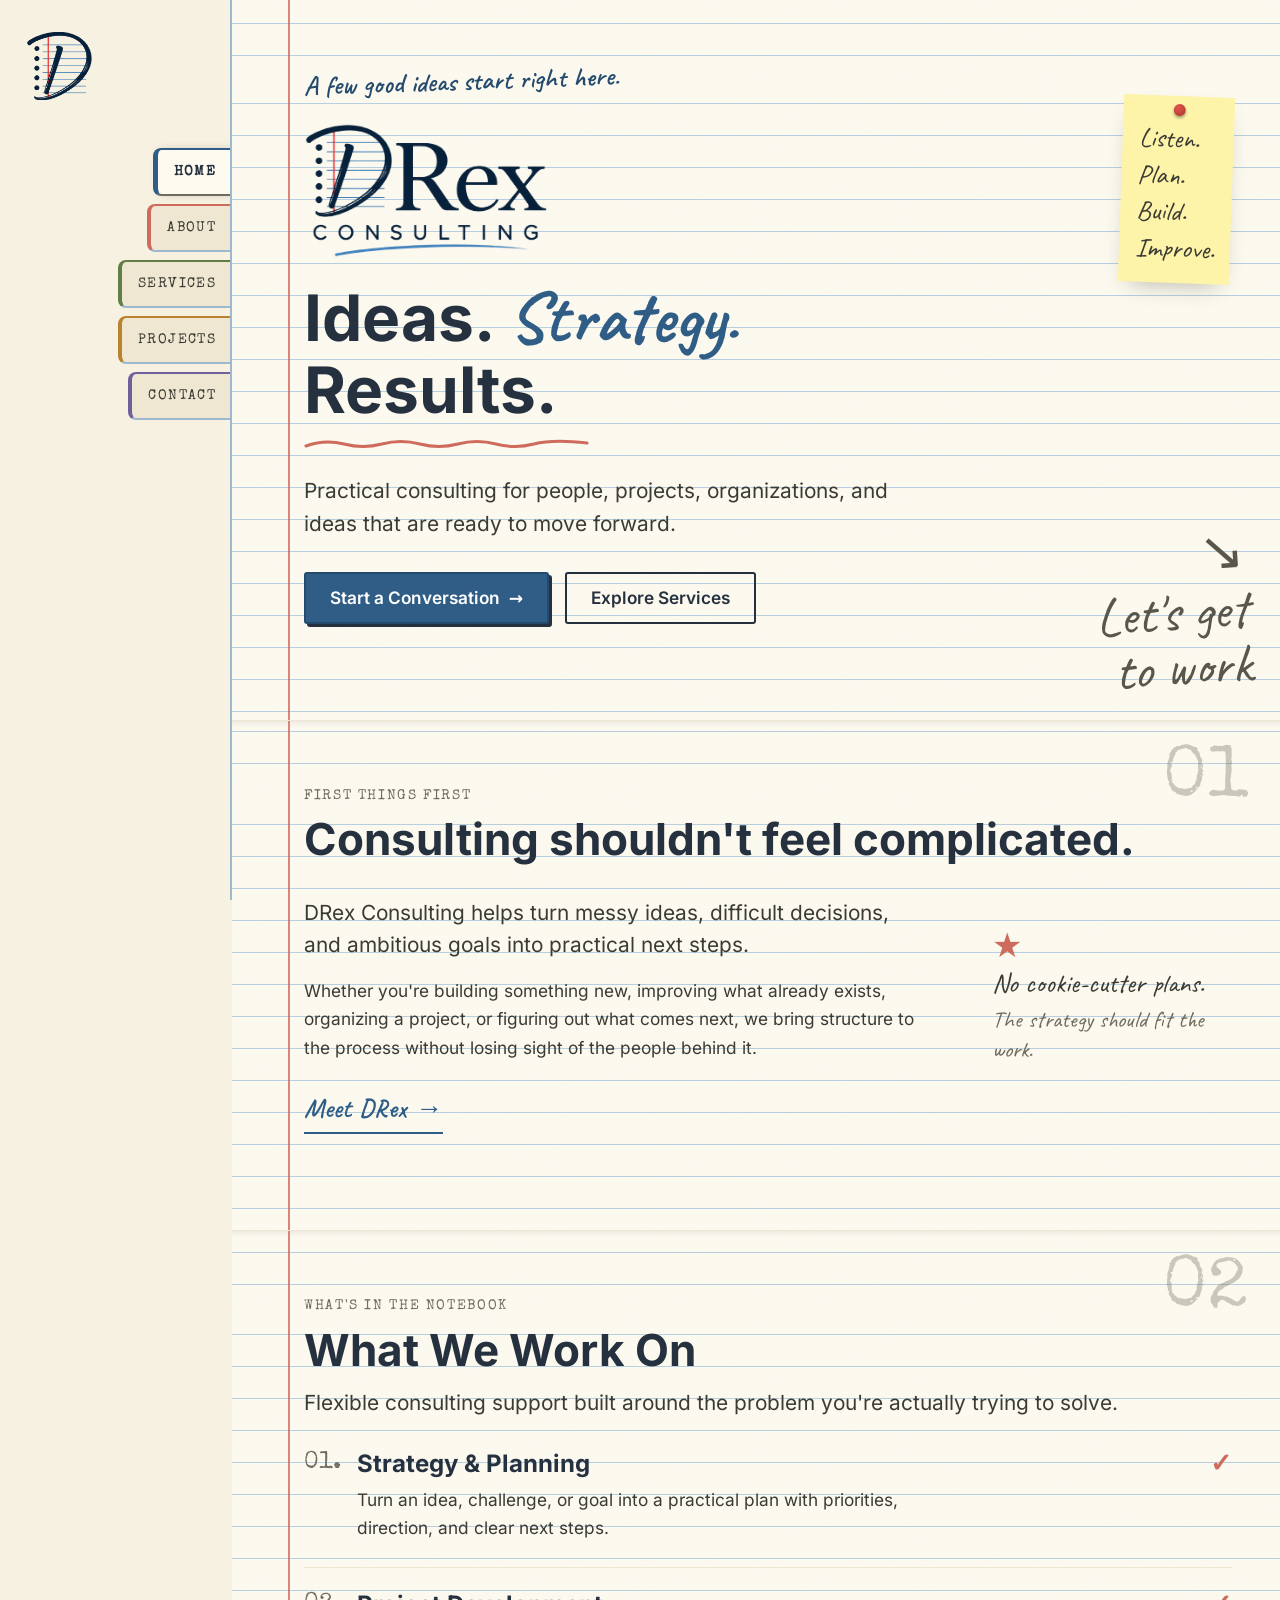
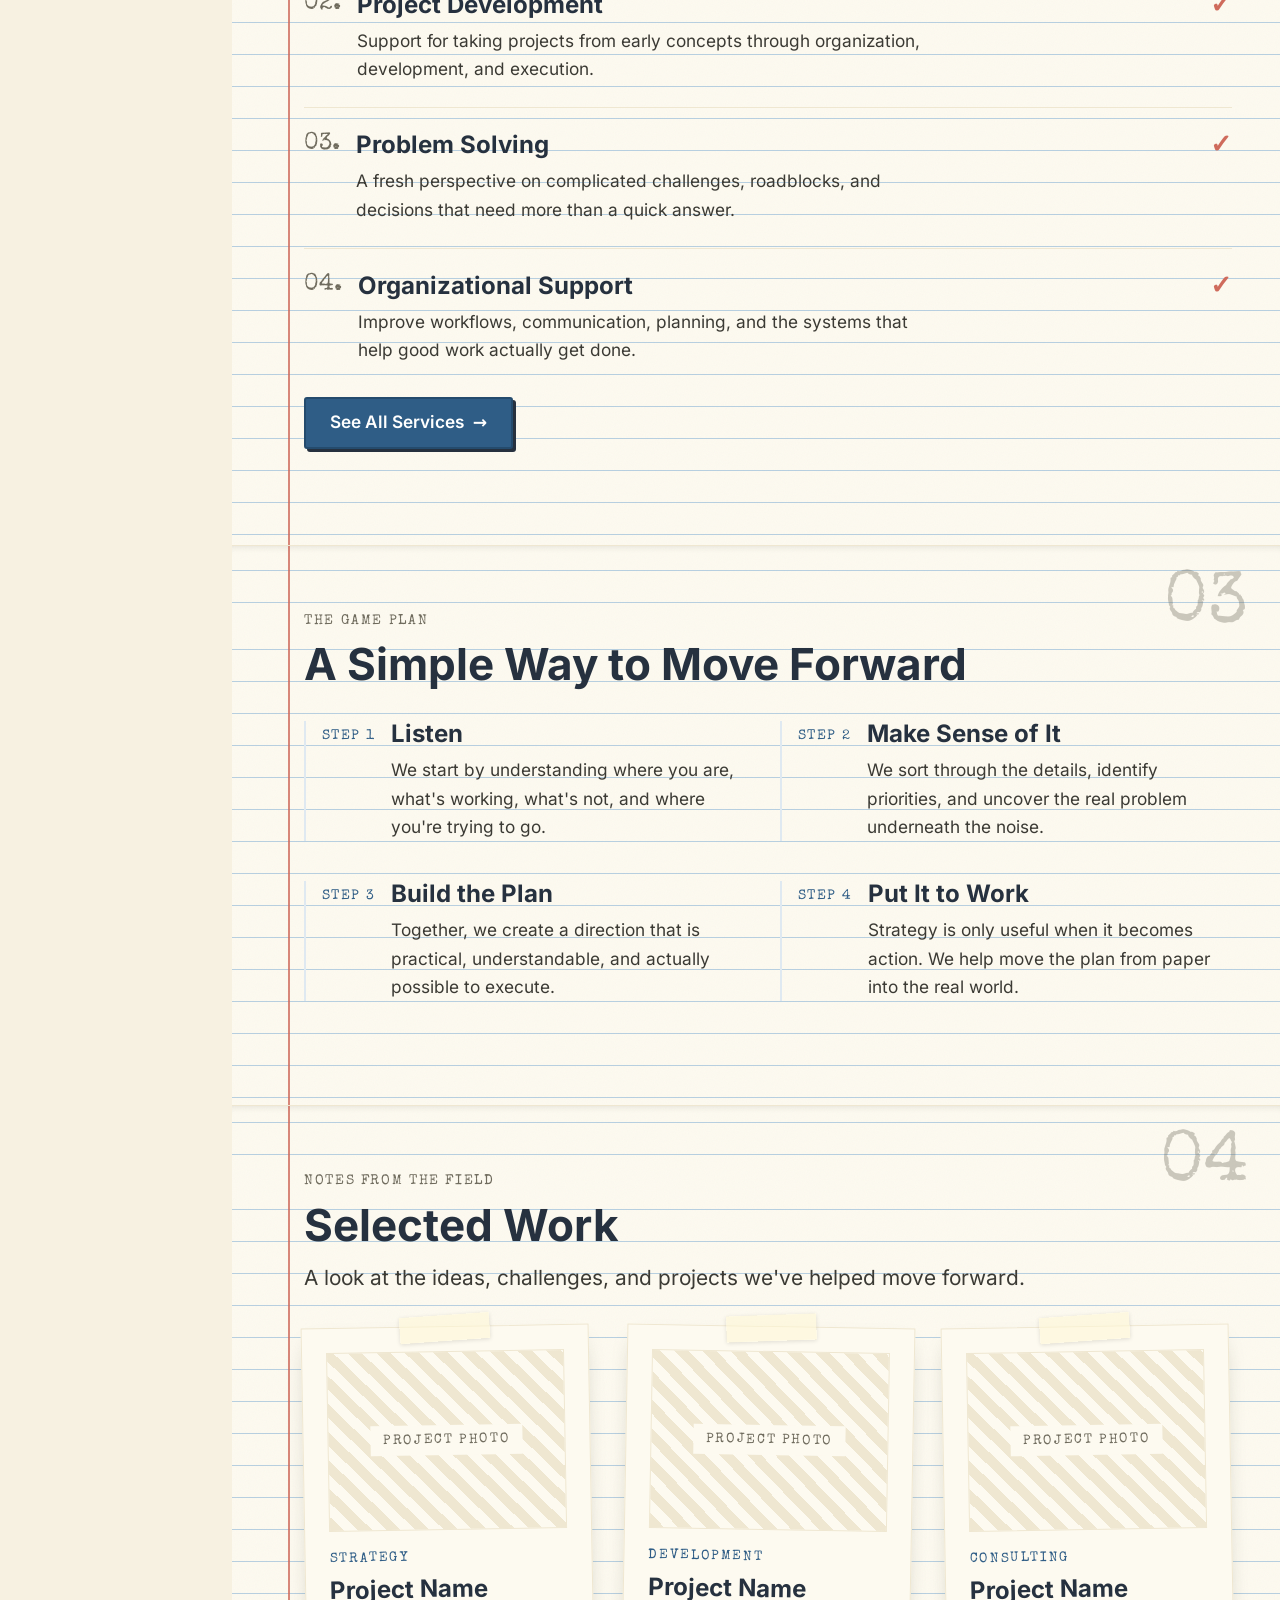
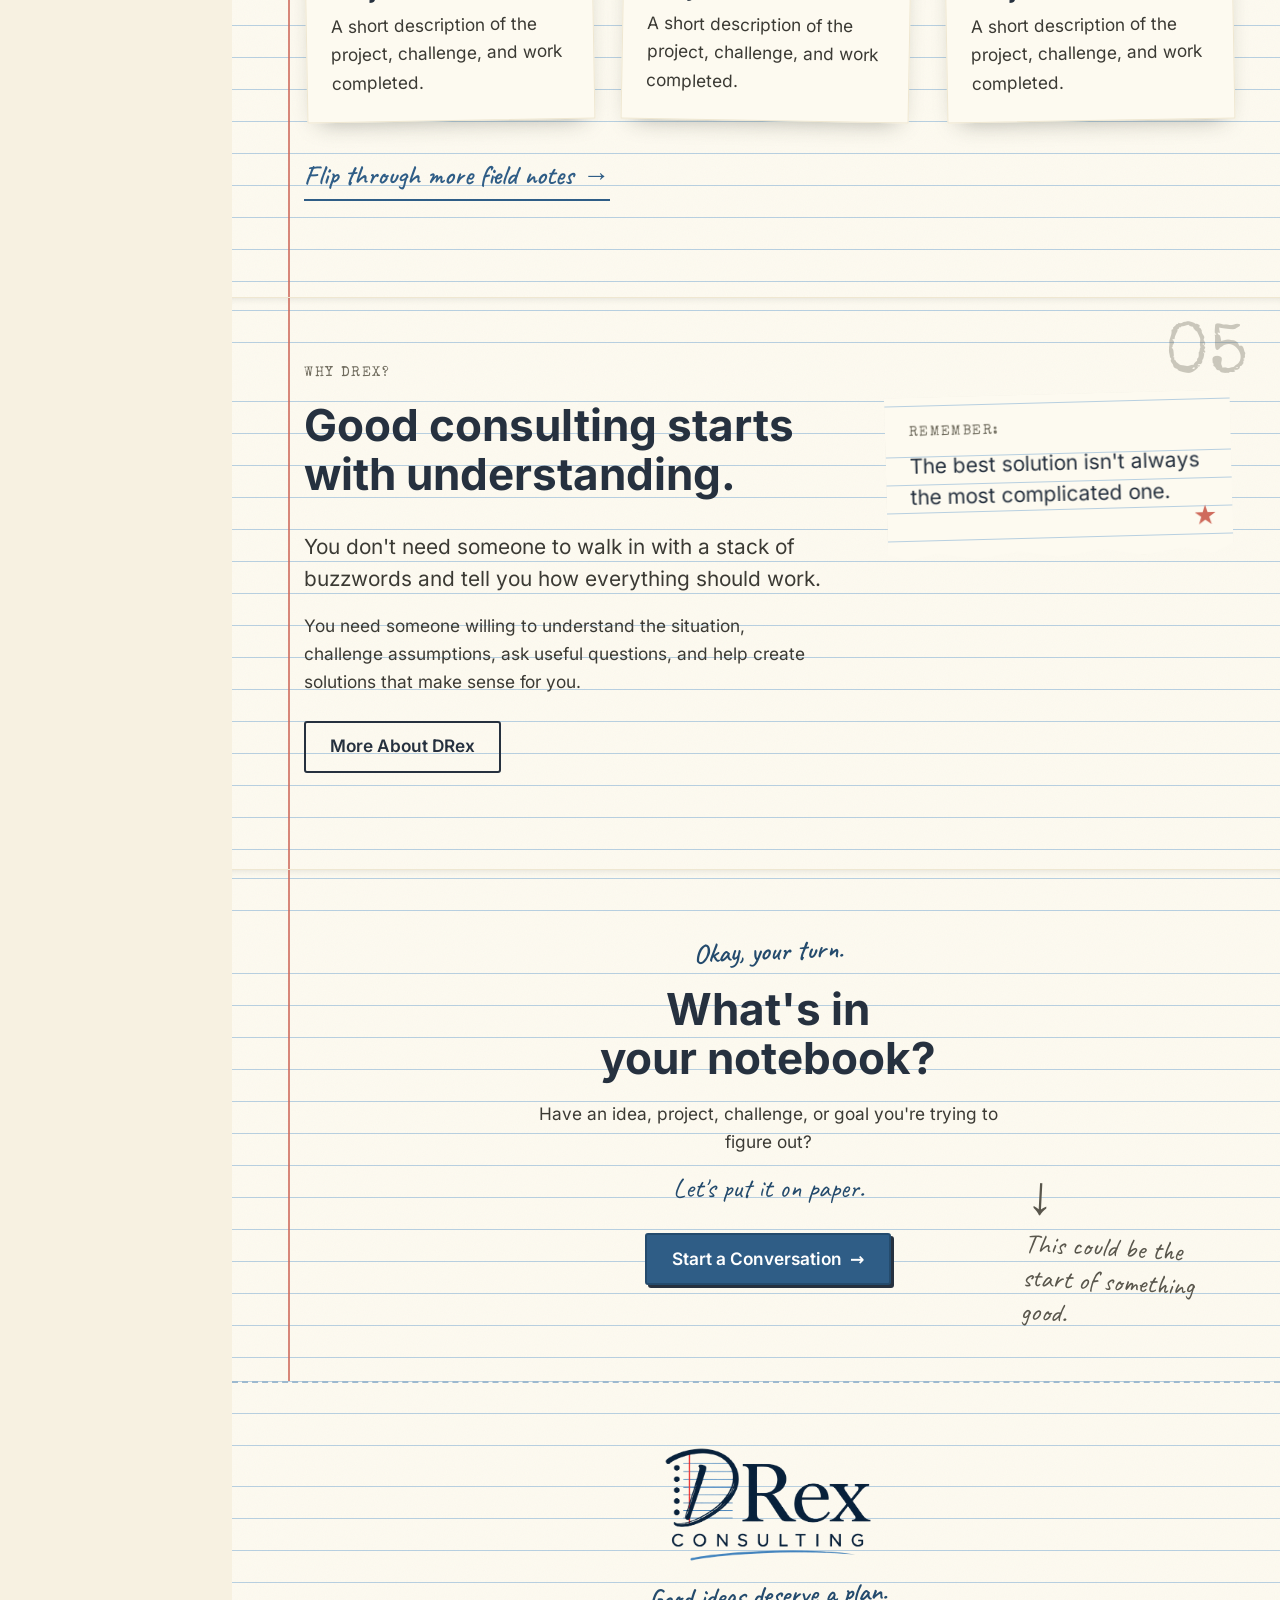
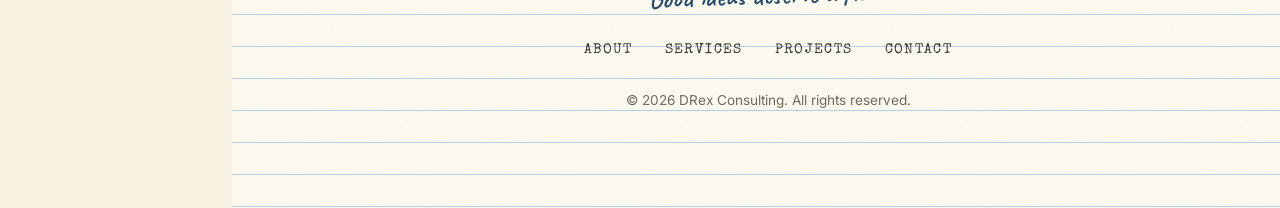
<file: index.html>
<!DOCTYPE html>
<html lang="en">
<head>
  <meta charset="UTF-8">

  <meta
    name="viewport"
    content="width=device-width, initial-scale=1.0"
  >

  <title>DRex Consulting | Ideas Into Action</title>

  <meta
    name="description"
    content="DRex Consulting provides practical consulting, strategy, project support, and solutions designed to move ideas forward."
  >

  <!-- =========================
       FAVICON + SOCIAL
  ========================== -->
  <link rel="icon" type="image/png" href="assets/images/logo/drex-mark.png">
  <link rel="apple-touch-icon" href="assets/images/logo/apple-touch-icon.png">

  <meta property="og:type" content="website">
  <meta property="og:site_name" content="DRex Consulting">
  <meta property="og:title" content="DRex Consulting | Ideas Into Action">
  <meta property="og:description" content="Practical consulting for people, projects, organizations, and ideas that are ready to move forward.">
  <meta property="og:image" content="assets/images/logo/og-image.png">
  <meta name="twitter:card" content="summary_large_image">

  <!-- =========================
       FONTS
       Self-hosted — see css/fonts.css and assets/fonts/.
       No third-party requests.
  ========================== -->
  <link
    rel="preload"
    href="assets/fonts/inter-latin.woff2"
    as="font"
    type="font/woff2"
    crossorigin
  >
  <link
    rel="preload"
    href="assets/fonts/caveat-latin.woff2"
    as="font"
    type="font/woff2"
    crossorigin
  >

  <link rel="stylesheet" href="css/fonts.css">

  <!-- =========================
       GLOBAL CSS
  ========================== -->
  <link rel="stylesheet" href="css/style.css">
  <link rel="stylesheet" href="css/notebook.css">
  <link rel="stylesheet" href="css/animations.css">
  <link rel="stylesheet" href="css/pages/home.css">
  <link rel="stylesheet" href="css/responsive.css">
</head>

<body>

  <!-- ========================================
       ACCESSIBILITY
  ========================================= -->
  <a class="skip-link" href="#main-content">
    Skip to main content
  </a>


  <!-- ========================================
       SHARED NAVIGATION
       Loaded from components/navbar.html
  ========================================= -->
  <div
    id="navbar-container"
    data-component="navbar"
  ></div>


  <!-- ========================================
       MAIN WEBSITE
  ========================================= -->
  <main id="main-content">


    <!-- ========================================
         HERO / FIRST NOTEBOOK PAGE
    ========================================= -->
    <section
      class="hero notebook-section"
      id="home"
      aria-labelledby="hero-title"
    >

      <div class="notebook-page hero-page">

        <!-- Notebook red margin -->
        <div
          class="notebook-margin-line"
          aria-hidden="true"
        ></div>


        <!-- Decorative notebook details -->
        <div
          class="notebook-holes"
          aria-hidden="true"
        >
          <span></span>
          <span></span>
          <span></span>
          <span></span>
          <span></span>
        </div>


        <div class="hero-content">

          <!-- Small handwritten note -->
          <p class="handwritten-note hero-note">
            A few good ideas start right here.
          </p>


          <!-- Main Brand -->
          <div class="hero-heading-group">

            <img
              class="hero-logo"
              src="assets/images/logo/drex-wordmark.png"
              alt="DRex Consulting"
              width="560"
              height="309"
            >

            <h1 id="hero-title">
              Ideas.
              <span class="handwritten-word">Strategy.</span>
              Results.
            </h1>

            <div
              class="drawn-underline"
              aria-hidden="true"
            ></div>

          </div>


          <!-- Hero description -->
          <p class="hero-description">
            Practical consulting for people, projects,
            organizations, and ideas that are ready
            to move forward.
          </p>


          <!-- Hero actions -->
          <div class="hero-actions">

            <a
              class="button button-primary notebook-button"
              href="contact.html"
            >
              Start a Conversation
              <span aria-hidden="true">→</span>
            </a>

            <a
              class="button button-secondary"
              href="services.html"
            >
              Explore Services
            </a>

          </div>


          <!-- Decorative handwritten callout -->
          <div
            class="hero-callout sticky-note"
            role="note"
            aria-label="Our approach"
          >
            <span class="sticky-note-pin" aria-hidden="true"></span>

            <p>
              Listen.
              <br>
              Plan.
              <br>
              Build.
              <br>
              Improve.
            </p>
          </div>

        </div>


        <!-- Hero doodle -->
        <div
          class="hero-doodle"
          aria-hidden="true"
        >
          <span class="doodle-arrow">↘</span>
          <span class="doodle-text">
            Let's get to work
          </span>
        </div>

      </div>

    </section>



    <!-- ========================================
         INTRODUCTION
    ========================================= -->
    <section
      class="intro notebook-section"
      id="intro"
      aria-labelledby="intro-title"
    >

      <div class="notebook-page" data-reveal>

        <div
          class="notebook-margin-line"
          aria-hidden="true"
        ></div>

        <div class="section-number" aria-hidden="true">
          01
        </div>


        <div class="section-content">

          <header class="section-heading">

            <p class="eyebrow">
              First things first
            </p>

            <h2 id="intro-title">
              Consulting shouldn't feel complicated.
            </h2>

          </header>


          <div class="intro-grid">

            <div class="intro-copy">

              <p class="lead">
                DRex Consulting helps turn messy ideas,
                difficult decisions, and ambitious goals
                into practical next steps.
              </p>

              <p>
                Whether you're building something new,
                improving what already exists, organizing
                a project, or figuring out what comes next,
                we bring structure to the process without
                losing sight of the people behind it.
              </p>

              <a
                href="about.html"
                class="text-link handwritten-link"
              >
                Meet DRex
                <span aria-hidden="true">→</span>
              </a>

            </div>


            <!-- Notebook margin note -->
            <aside class="margin-note">

              <span
                class="margin-note-star"
                aria-hidden="true"
              >
                ★
              </span>

              <p>
                No cookie-cutter plans.
              </p>

              <span>
                The strategy should fit the work.
              </span>

            </aside>

          </div>

        </div>

      </div>

    </section>



    <!-- ========================================
         SERVICES PREVIEW
    ========================================= -->
    <section
      class="services-preview notebook-section"
      id="services"
      aria-labelledby="services-title"
    >

      <div class="notebook-page" data-reveal>

        <div
          class="notebook-margin-line"
          aria-hidden="true"
        ></div>

        <div class="section-number" aria-hidden="true">
          02
        </div>


        <div class="section-content">

          <header class="section-heading">

            <p class="eyebrow">
              What's in the notebook
            </p>

            <h2 id="services-title">
              What We Work On
            </h2>

            <p class="section-intro">
              Flexible consulting support built around
              the problem you're actually trying to solve.
            </p>

          </header>


          <div class="service-list">


            <!-- Service 01 -->
            <article class="service-entry">

              <div class="service-number">
                01.
              </div>

              <div class="service-copy">

                <h3>
                  Strategy & Planning
                </h3>

                <p>
                  Turn an idea, challenge, or goal into
                  a practical plan with priorities,
                  direction, and clear next steps.
                </p>

              </div>

              <span
                class="service-mark"
                aria-hidden="true"
              >
                ✓
              </span>

            </article>


            <!-- Service 02 -->
            <article class="service-entry">

              <div class="service-number">
                02.
              </div>

              <div class="service-copy">

                <h3>
                  Project Development
                </h3>

                <p>
                  Support for taking projects from
                  early concepts through organization,
                  development, and execution.
                </p>

              </div>

              <span
                class="service-mark"
                aria-hidden="true"
              >
                ✓
              </span>

            </article>


            <!-- Service 03 -->
            <article class="service-entry">

              <div class="service-number">
                03.
              </div>

              <div class="service-copy">

                <h3>
                  Problem Solving
                </h3>

                <p>
                  A fresh perspective on complicated
                  challenges, roadblocks, and decisions
                  that need more than a quick answer.
                </p>

              </div>

              <span
                class="service-mark"
                aria-hidden="true"
              >
                ✓
              </span>

            </article>


            <!-- Service 04 -->
            <article class="service-entry">

              <div class="service-number">
                04.
              </div>

              <div class="service-copy">

                <h3>
                  Organizational Support
                </h3>

                <p>
                  Improve workflows, communication,
                  planning, and the systems that help
                  good work actually get done.
                </p>

              </div>

              <span
                class="service-mark"
                aria-hidden="true"
              >
                ✓
              </span>

            </article>

          </div>


          <div class="section-action">

            <a
              href="services.html"
              class="button button-primary notebook-button"
            >
              See All Services
              <span aria-hidden="true">→</span>
            </a>

          </div>

        </div>

      </div>

    </section>



    <!-- ========================================
         APPROACH SECTION
    ========================================= -->
    <section
      class="approach notebook-section"
      id="approach"
      aria-labelledby="approach-title"
    >

      <div class="notebook-page" data-reveal>

        <div
          class="notebook-margin-line"
          aria-hidden="true"
        ></div>

        <div class="section-number" aria-hidden="true">
          03
        </div>


        <div class="section-content">

          <header class="section-heading">

            <p class="eyebrow">
              The game plan
            </p>

            <h2 id="approach-title">
              A Simple Way to Move Forward
            </h2>

          </header>


          <ol class="approach-list">


            <li class="approach-item">

              <span class="approach-step">
                Step 1
              </span>

              <div>

                <h3>
                  Listen
                </h3>

                <p>
                  We start by understanding where you are,
                  what's working, what's not, and where
                  you're trying to go.
                </p>

              </div>

            </li>


            <li class="approach-item">

              <span class="approach-step">
                Step 2
              </span>

              <div>

                <h3>
                  Make Sense of It
                </h3>

                <p>
                  We sort through the details, identify
                  priorities, and uncover the real problem
                  underneath the noise.
                </p>

              </div>

            </li>


            <li class="approach-item">

              <span class="approach-step">
                Step 3
              </span>

              <div>

                <h3>
                  Build the Plan
                </h3>

                <p>
                  Together, we create a direction that is
                  practical, understandable, and actually
                  possible to execute.
                </p>

              </div>

            </li>


            <li class="approach-item">

              <span class="approach-step">
                Step 4
              </span>

              <div>

                <h3>
                  Put It to Work
                </h3>

                <p>
                  Strategy is only useful when it becomes
                  action. We help move the plan from paper
                  into the real world.
                </p>

              </div>

            </li>


          </ol>

        </div>

      </div>

    </section>



    <!-- ========================================
         PROJECTS / FIELD NOTES PREVIEW
    ========================================= -->
    <section
      class="projects-preview notebook-section"
      id="projects"
      aria-labelledby="projects-title"
    >

      <div class="notebook-page" data-reveal>

        <div
          class="notebook-margin-line"
          aria-hidden="true"
        ></div>

        <div class="section-number" aria-hidden="true">
          04
        </div>


        <div class="section-content">

          <header class="section-heading">

            <p class="eyebrow">
              Notes from the field
            </p>

            <h2 id="projects-title">
              Selected Work
            </h2>

            <p class="section-intro">
              A look at the ideas, challenges, and projects
              we've helped move forward.
            </p>

          </header>


          <div class="project-grid">


            <!-- Placeholder Project -->
            <article class="project-card taped-card">

              <div class="tape tape-top" aria-hidden="true"></div>

              <div class="project-image-placeholder">
                <span>
                  Project Photo
                </span>
              </div>

              <div class="project-card-content">

                <p class="project-type">
                  Strategy
                </p>

                <h3>
                  Project Name
                </h3>

                <p>
                  A short description of the project,
                  challenge, and work completed.
                </p>

              </div>

            </article>


            <!-- Placeholder Project -->
            <article class="project-card taped-card">

              <div class="tape tape-top" aria-hidden="true"></div>

              <div class="project-image-placeholder">
                <span>
                  Project Photo
                </span>
              </div>

              <div class="project-card-content">

                <p class="project-type">
                  Development
                </p>

                <h3>
                  Project Name
                </h3>

                <p>
                  A short description of the project,
                  challenge, and work completed.
                </p>

              </div>

            </article>


            <!-- Placeholder Project -->
            <article class="project-card taped-card">

              <div class="tape tape-top" aria-hidden="true"></div>

              <div class="project-image-placeholder">
                <span>
                  Project Photo
                </span>
              </div>

              <div class="project-card-content">

                <p class="project-type">
                  Consulting
                </p>

                <h3>
                  Project Name
                </h3>

                <p>
                  A short description of the project,
                  challenge, and work completed.
                </p>

              </div>

            </article>

          </div>


          <div class="section-action">

            <a
              href="projects.html"
              class="text-link handwritten-link"
            >
              Flip through more field notes
              <span aria-hidden="true">→</span>
            </a>

          </div>

        </div>

      </div>

    </section>



    <!-- ========================================
         WHY DREX
    ========================================= -->
    <section
      class="why-drex notebook-section"
      id="why-drex"
      aria-labelledby="why-drex-title"
    >

      <div class="notebook-page" data-reveal>

        <div
          class="notebook-margin-line"
          aria-hidden="true"
        ></div>

        <div class="section-number" aria-hidden="true">
          05
        </div>


        <div class="section-content">

          <div class="why-grid">


            <div class="why-copy">

              <p class="eyebrow">
                Why DRex?
              </p>

              <h2 id="why-drex-title">
                Good consulting starts with understanding.
              </h2>

              <p class="lead">
                You don't need someone to walk in with
                a stack of buzzwords and tell you how
                everything should work.
              </p>

              <p>
                You need someone willing to understand
                the situation, challenge assumptions,
                ask useful questions, and help create
                solutions that make sense for you.
              </p>

              <a
                href="about.html"
                class="button button-secondary"
              >
                More About DRex
              </a>

            </div>


            <aside class="why-note paper-note">

              <p class="paper-note-heading">
                Remember:
              </p>

              <p class="paper-note-main">
                The best solution isn't always
                the most complicated one.
              </p>

              <span
                class="paper-note-doodle"
                aria-hidden="true"
              >
                ★
              </span>

            </aside>

          </div>

        </div>

      </div>

    </section>



    <!-- ========================================
         CALL TO ACTION
    ========================================= -->
    <section
      class="home-cta notebook-section"
      id="contact-preview"
      aria-labelledby="cta-title"
    >

      <div class="notebook-page cta-page" data-reveal>

        <div
          class="notebook-margin-line"
          aria-hidden="true"
        ></div>


        <div class="cta-content">

          <p class="handwritten-note">
            Okay, your turn.
          </p>

          <h2 id="cta-title">
            What's in your notebook?
          </h2>

          <p>
            Have an idea, project, challenge, or goal
            you're trying to figure out?
          </p>

          <p class="cta-highlight">
            Let's put it on paper.
          </p>

          <a
            href="contact.html"
            class="button button-primary notebook-button"
          >
            Start a Conversation
            <span aria-hidden="true">→</span>
          </a>

        </div>


        <div
          class="cta-doodle"
          aria-hidden="true"
        >
          <span>
            ↓
          </span>

          <p>
            This could be the start
            of something good.
          </p>
        </div>

      </div>

    </section>


  </main>


  <!-- ========================================
       SHARED FOOTER
       Loaded from components/footer.html
  ========================================= -->
  <div
    id="footer-container"
    data-component="footer"
  ></div>


  <!-- ========================================
       JAVASCRIPT
  ========================================= -->
  <script src="js/components.js"></script>
  <script src="js/animations.js"></script>
  <script src="js/main.js"></script>

</body>
</html>
</file>
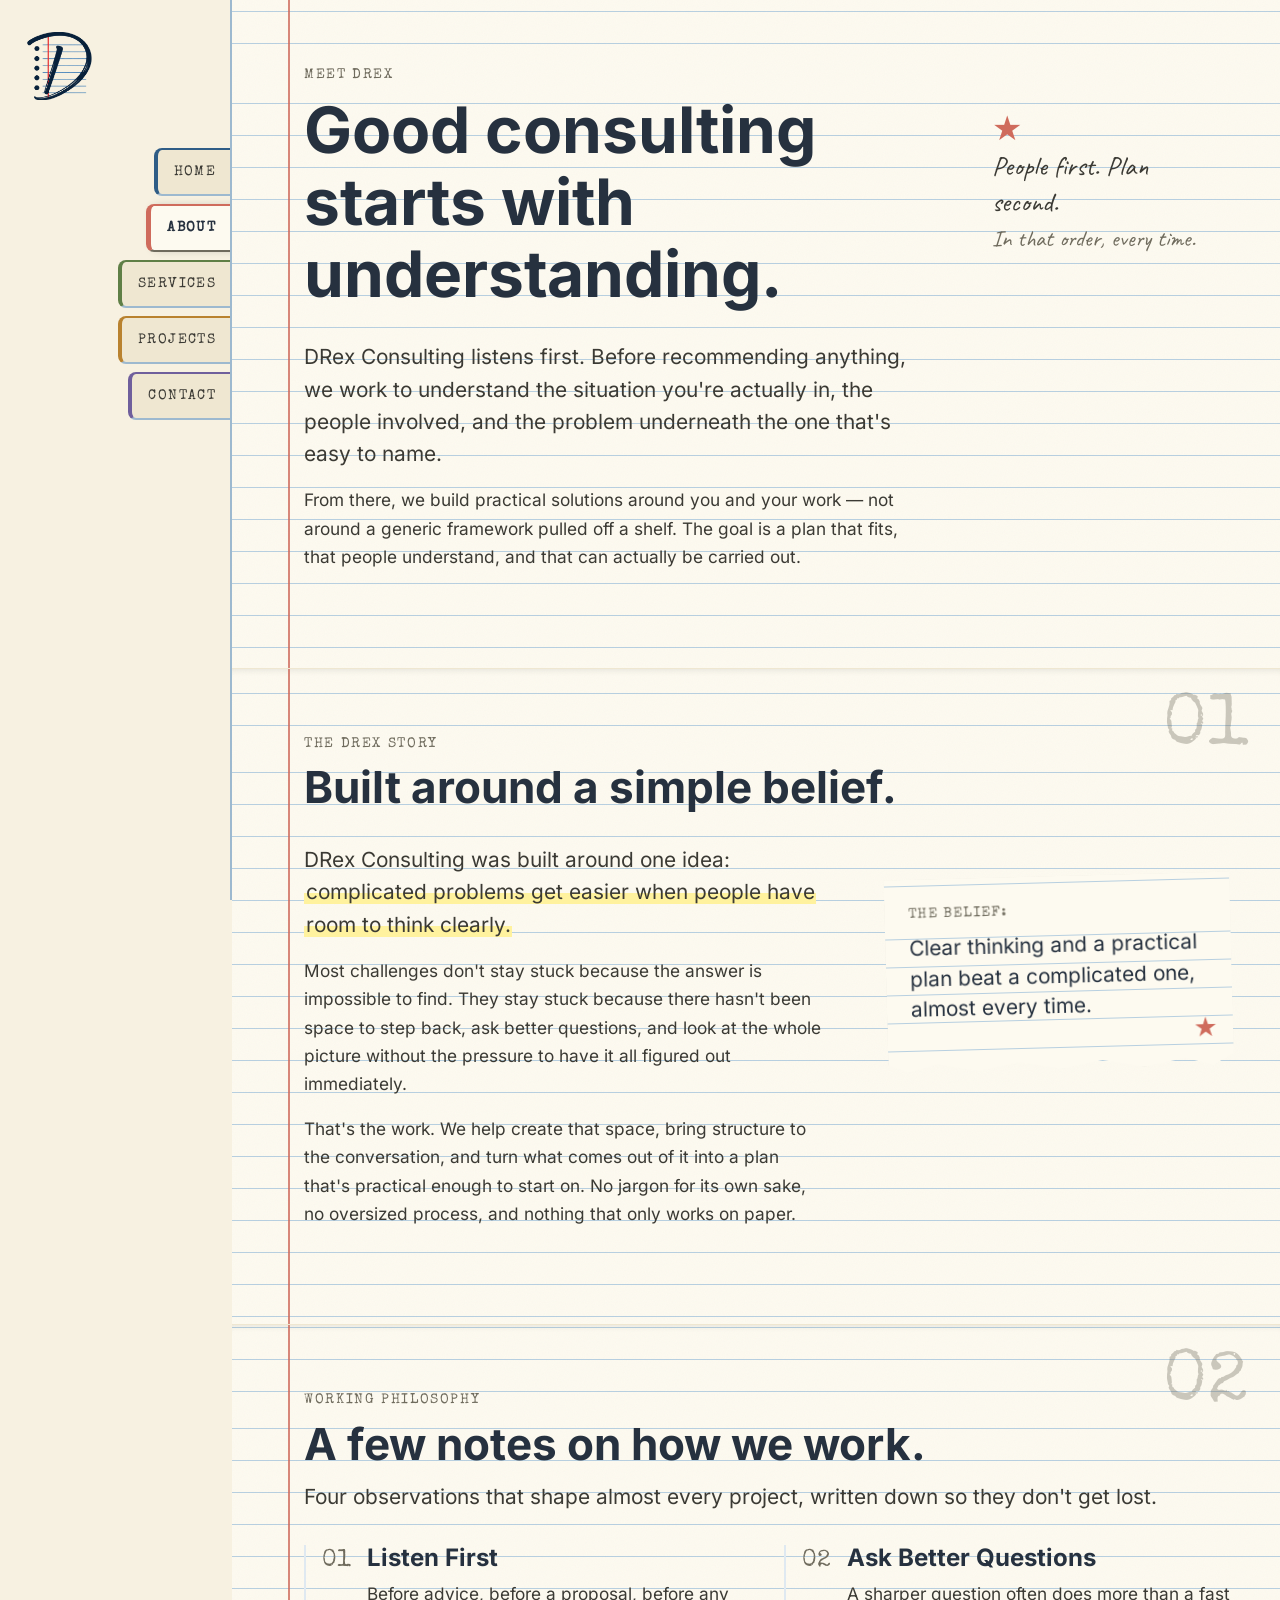
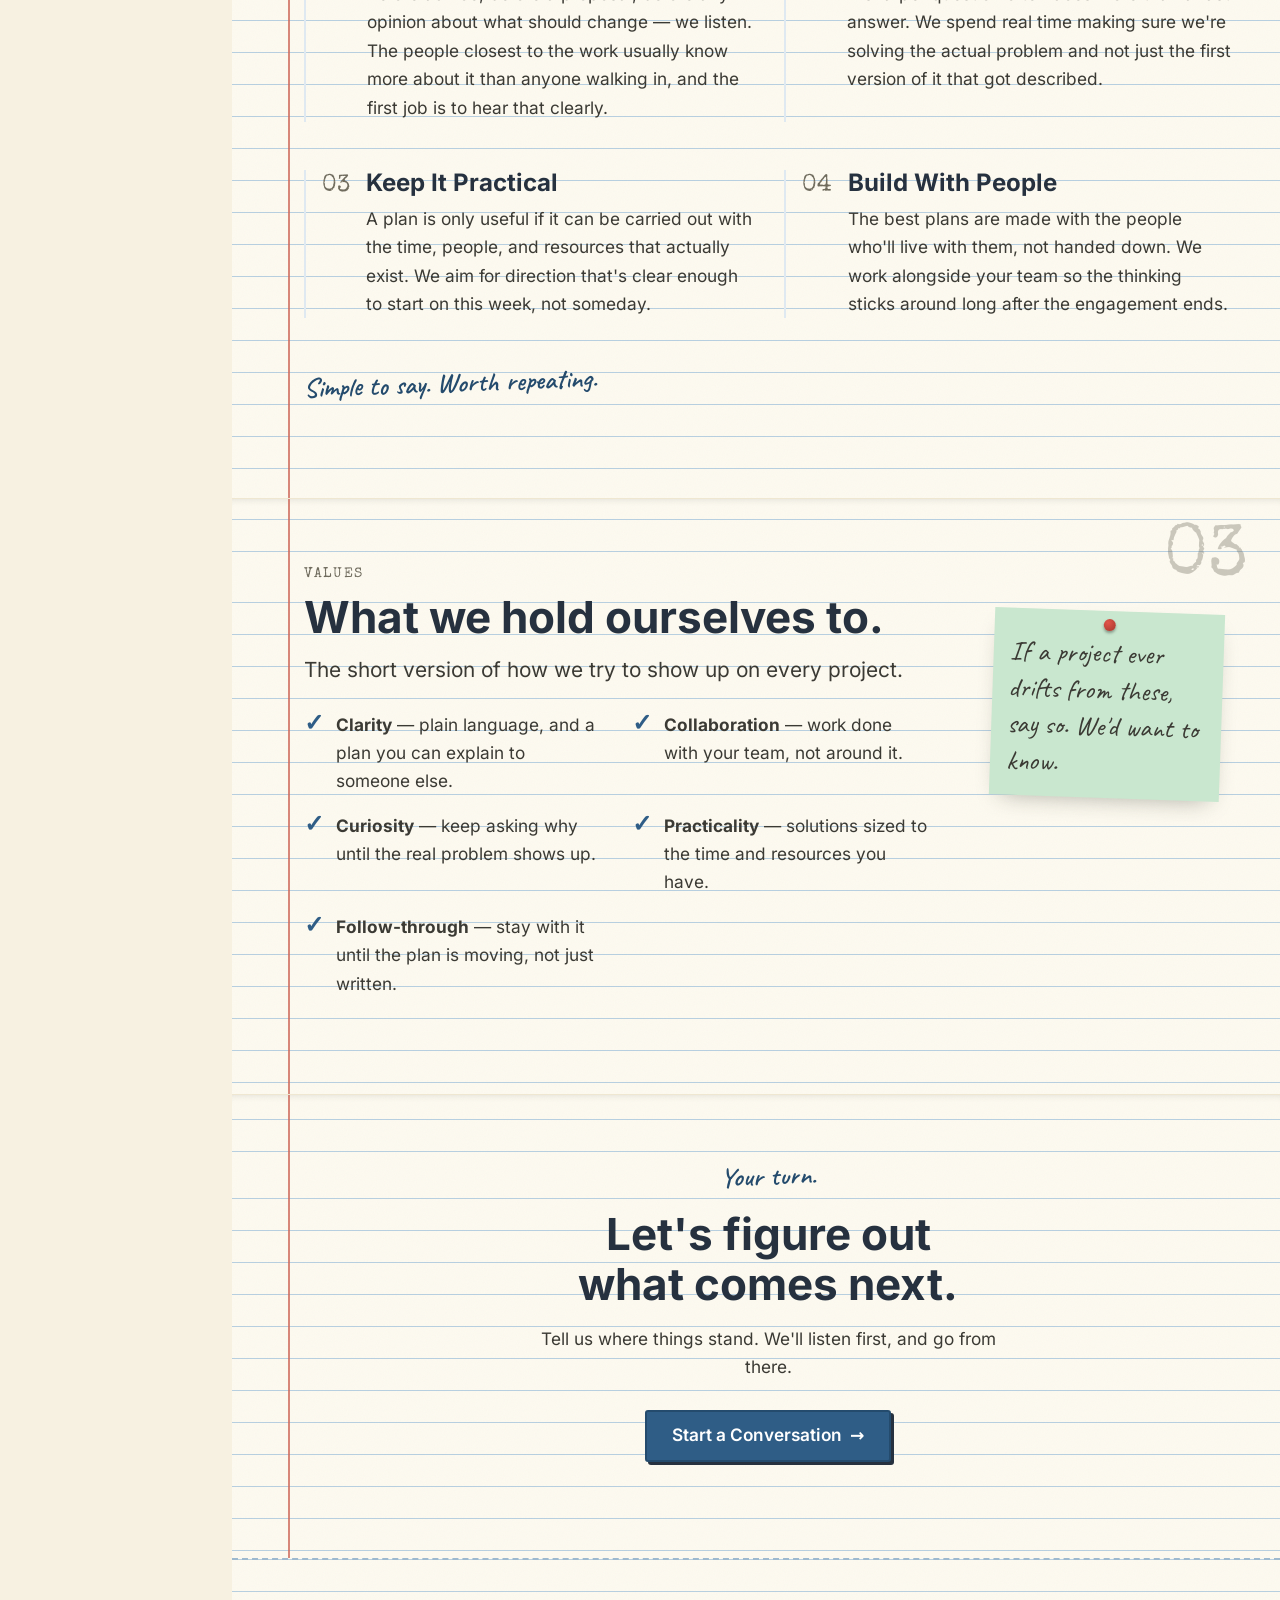
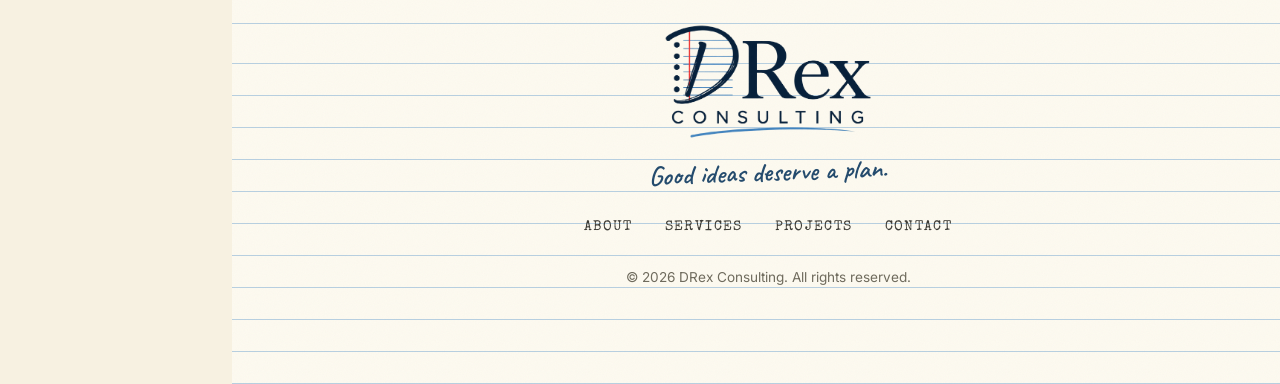
<file: about.html>
<!DOCTYPE html>
<html lang="en">
<head>
  <meta charset="UTF-8">
  <meta name="viewport" content="width=device-width, initial-scale=1.0">

  <title>About | DRex Consulting</title>

  <meta
    name="description"
    content="DRex Consulting is a people-first, listen-first consulting practice that works to understand the real problem before building a practical plan around it."
  >

  <!-- =========================
       FAVICON + SOCIAL
  ========================== -->
  <link rel="icon" type="image/png" href="assets/images/logo/drex-mark.png">
  <link rel="apple-touch-icon" href="assets/images/logo/apple-touch-icon.png">

  <meta property="og:type" content="website">
  <meta property="og:site_name" content="DRex Consulting">
  <meta property="og:title" content="About | DRex Consulting">
  <meta property="og:description" content="DRex Consulting is a people-first, listen-first consulting practice that works to understand the real problem before building a practical plan around it.">
  <meta property="og:image" content="assets/images/logo/og-image.png">
  <meta name="twitter:card" content="summary_large_image">

  <!-- =========================
       FONTS
       Self-hosted — see css/fonts.css and assets/fonts/.
  ========================== -->
  <link
    rel="preload"
    href="assets/fonts/inter-latin.woff2"
    as="font"
    type="font/woff2"
    crossorigin
  >
  <link
    rel="preload"
    href="assets/fonts/caveat-latin.woff2"
    as="font"
    type="font/woff2"
    crossorigin
  >

  <link rel="stylesheet" href="css/fonts.css">

  <!-- =========================
       GLOBAL CSS
  ========================== -->
  <link rel="stylesheet" href="css/style.css">
  <link rel="stylesheet" href="css/notebook.css">
  <link rel="stylesheet" href="css/animations.css">
  <link rel="stylesheet" href="css/pages/about.css">
  <link rel="stylesheet" href="css/responsive.css">
</head>

<body>

  <!-- ========================================
       ACCESSIBILITY
  ========================================= -->
  <a class="skip-link" href="#main-content">
    Skip to main content
  </a>


  <!-- ========================================
       SHARED NAVIGATION
       Loaded from components/navbar.html
  ========================================= -->
  <div
    id="navbar-container"
    data-component="navbar"
  ></div>


  <!-- ========================================
       MAIN WEBSITE
  ========================================= -->
  <main id="main-content">


    <!-- ========================================
         HERO / FIRST NOTEBOOK PAGE
    ========================================= -->
    <section
      class="about-hero notebook-section"
      id="about-hero"
      aria-labelledby="about-hero-title"
    >

      <div class="notebook-page about-hero-page">

        <div
          class="notebook-margin-line"
          aria-hidden="true"
        ></div>

        <div
          class="notebook-holes"
          aria-hidden="true"
        >
          <span></span>
          <span></span>
          <span></span>
          <span></span>
          <span></span>
        </div>

        <div class="section-content">

          <div class="about-hero-layout">

            <div class="about-hero-copy">

              <header class="section-heading">

                <p class="eyebrow">
                  Meet DRex
                </p>

                <h1 id="about-hero-title">
                  Good consulting starts with understanding.
                </h1>

              </header>

              <p class="lead">
                DRex Consulting listens first. Before recommending
                anything, we work to understand the situation you're
                actually in, the people involved, and the problem
                underneath the one that's easy to name.
              </p>

              <p>
                From there, we build practical solutions around you and
                your work &mdash; not around a generic framework pulled
                off a shelf. The goal is a plan that fits, that people
                understand, and that can actually be carried out.
              </p>

            </div>

            <!-- gutter margin note -->
            <aside class="margin-note about-hero-note">

              <span
                class="margin-note-star"
                aria-hidden="true"
              >
                &starf;
              </span>

              <p>
                People first. Plan second.
              </p>

              <span>
                In that order, every time.
              </span>

            </aside>

          </div>

        </div>

      </div>

    </section>


    <!-- ========================================
         THE DREX STORY  (01)
    ========================================= -->
    <section
      class="about-story notebook-section"
      id="story"
      aria-labelledby="story-title"
    >

      <div class="notebook-page" data-reveal>

        <div
          class="notebook-margin-line"
          aria-hidden="true"
        ></div>

        <div class="section-number" aria-hidden="true">
          01
        </div>

        <div class="section-content">

          <header class="section-heading">

            <p class="eyebrow">
              The DRex story
            </p>

            <h2 id="story-title">
              Built around a simple belief.
            </h2>

          </header>

          <div class="about-story-layout">

            <div class="about-story-copy">

              <p class="lead">
                DRex Consulting was built around one idea:
                <span class="highlight">complicated problems get
                easier when people have room to think clearly.</span>
              </p>

              <p>
                Most challenges don't stay stuck because the answer is
                impossible to find. They stay stuck because there hasn't
                been space to step back, ask better questions, and look
                at the whole picture without the pressure to have it all
                figured out immediately.
              </p>

              <p>
                That's the work. We help create that space, bring
                structure to the conversation, and turn what comes out
                of it into a plan that's practical enough to start on.
                No jargon for its own sake, no oversized process, and
                nothing that only works on paper.
              </p>

            </div>

            <aside class="about-story-aside paper-note">

              <p class="paper-note-heading">
                The belief:
              </p>

              <p class="paper-note-main">
                Clear thinking and a practical plan beat a
                complicated one, almost every time.
              </p>

              <span
                class="paper-note-doodle"
                aria-hidden="true"
              >
                &starf;
              </span>

            </aside>

          </div>

        </div>

      </div>

    </section>


    <!-- ========================================
         WORKING PHILOSOPHY  (02)
    ========================================= -->
    <section
      class="about-philosophy notebook-section"
      id="philosophy"
      aria-labelledby="philosophy-title"
    >

      <div class="notebook-page" data-reveal>

        <div
          class="notebook-margin-line"
          aria-hidden="true"
        ></div>

        <div class="section-number" aria-hidden="true">
          02
        </div>

        <div class="section-content">

          <header class="section-heading">

            <p class="eyebrow">
              Working philosophy
            </p>

            <h2 id="philosophy-title">
              A few notes on how we work.
            </h2>

            <p class="section-intro">
              Four observations that shape almost every project,
              written down so they don't get lost.
            </p>

          </header>

          <ol class="philosophy-list">

            <li class="philosophy-entry">

              <span class="philosophy-index" aria-hidden="true">
                01
              </span>

              <div class="philosophy-body">

                <h3>Listen First</h3>

                <p>
                  Before advice, before a proposal, before any
                  opinion about what should change &mdash; we listen.
                  The people closest to the work usually know more
                  about it than anyone walking in, and the first job
                  is to hear that clearly.
                </p>

              </div>

            </li>

            <li class="philosophy-entry">

              <span class="philosophy-index" aria-hidden="true">
                02
              </span>

              <div class="philosophy-body">

                <h3>Ask Better Questions</h3>

                <p>
                  A sharper question often does more than a fast
                  answer. We spend real time making sure we're solving
                  the actual problem and not just the first version of
                  it that got described.
                </p>

              </div>

            </li>

            <li class="philosophy-entry">

              <span class="philosophy-index" aria-hidden="true">
                03
              </span>

              <div class="philosophy-body">

                <h3>Keep It Practical</h3>

                <p>
                  A plan is only useful if it can be carried out with
                  the time, people, and resources that actually exist.
                  We aim for direction that's clear enough to start on
                  this week, not someday.
                </p>

              </div>

            </li>

            <li class="philosophy-entry">

              <span class="philosophy-index" aria-hidden="true">
                04
              </span>

              <div class="philosophy-body">

                <h3>Build With People</h3>

                <p>
                  The best plans are made with the people who'll live
                  with them, not handed down. We work alongside your
                  team so the thinking sticks around long after the
                  engagement ends.
                </p>

              </div>

            </li>

          </ol>

          <p class="handwritten-note philosophy-annotation">
            Simple to say. Worth repeating.
          </p>

        </div>

      </div>

    </section>


    <!-- ========================================
         VALUES  (03)
    ========================================= -->
    <section
      class="about-values notebook-section"
      id="values"
      aria-labelledby="values-title"
    >

      <div class="notebook-page" data-reveal>

        <div
          class="notebook-margin-line"
          aria-hidden="true"
        ></div>

        <div class="section-number" aria-hidden="true">
          03
        </div>

        <div class="section-content">

          <div class="about-values-layout">

            <div class="about-values-copy">

              <header class="section-heading">

                <p class="eyebrow">
                  Values
                </p>

                <h2 id="values-title">
                  What we hold ourselves to.
                </h2>

                <p class="section-intro">
                  The short version of how we try to show up on
                  every project.
                </p>

              </header>

              <ul class="value-list">

                <li class="value-item">
                  <span class="value-check" aria-hidden="true">&check;</span>
                  <span class="value-text">
                    <strong>Clarity</strong> &mdash; plain language,
                    and a plan you can explain to someone else.
                  </span>
                </li>

                <li class="value-item">
                  <span class="value-check" aria-hidden="true">&check;</span>
                  <span class="value-text">
                    <strong>Collaboration</strong> &mdash; work done
                    with your team, not around it.
                  </span>
                </li>

                <li class="value-item">
                  <span class="value-check" aria-hidden="true">&check;</span>
                  <span class="value-text">
                    <strong>Curiosity</strong> &mdash; keep asking
                    why until the real problem shows up.
                  </span>
                </li>

                <li class="value-item">
                  <span class="value-check" aria-hidden="true">&check;</span>
                  <span class="value-text">
                    <strong>Practicality</strong> &mdash; solutions
                    sized to the time and resources you have.
                  </span>
                </li>

                <li class="value-item">
                  <span class="value-check" aria-hidden="true">&check;</span>
                  <span class="value-text">
                    <strong>Follow-through</strong> &mdash; stay with
                    it until the plan is moving, not just written.
                  </span>
                </li>

              </ul>

            </div>

            <aside class="about-values-note sticky-note sticky-note--mint" role="note" aria-label="A note on our values">
              <span class="sticky-note-pin" aria-hidden="true"></span>
              <p>
                If a project ever drifts from these,
                say so. We'd want to know.
              </p>
            </aside>

          </div>

        </div>

      </div>

    </section>


    <!-- ========================================
         CALL TO ACTION  (04)
    ========================================= -->
    <section
      class="about-cta notebook-section"
      id="about-cta"
      aria-labelledby="about-cta-title"
    >

      <div class="notebook-page about-cta-page" data-reveal>

        <div
          class="notebook-margin-line"
          aria-hidden="true"
        ></div>

        <div class="about-cta-content">

          <p class="handwritten-note">
            Your turn.
          </p>

          <h2 id="about-cta-title">
            Let's figure out what comes next.
          </h2>

          <p>
            Tell us where things stand. We'll listen first, and go
            from there.
          </p>

          <a
            href="contact.html"
            class="button button-primary notebook-button"
          >
            Start a Conversation
            <span aria-hidden="true">&rarr;</span>
          </a>

        </div>

      </div>

    </section>


  </main>


  <!-- ========================================
       SHARED FOOTER
       Loaded from components/footer.html
  ========================================= -->
  <div
    id="footer-container"
    data-component="footer"
  ></div>


  <!-- ========================================
       JAVASCRIPT
  ========================================= -->
  <script src="js/components.js"></script>
  <script src="js/animations.js"></script>
  <script src="js/main.js"></script>

</body>
</html>
</file>
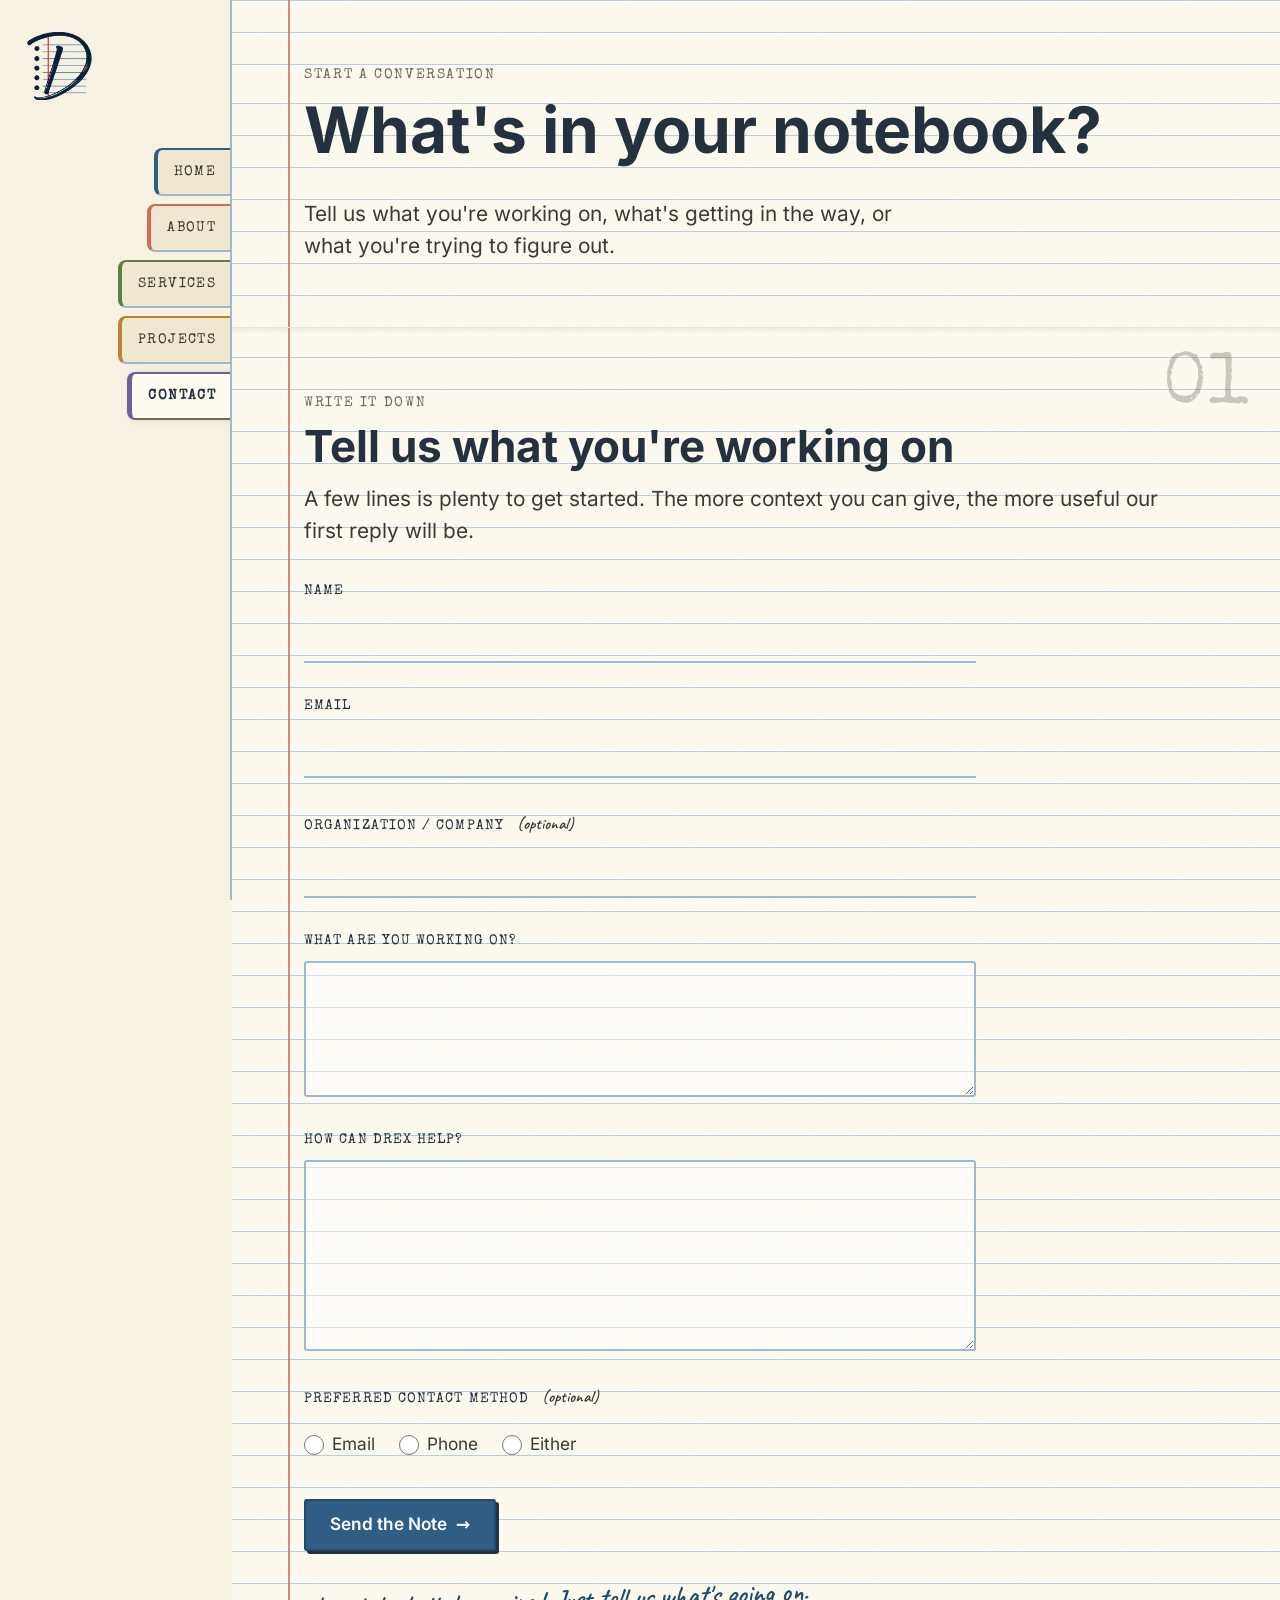
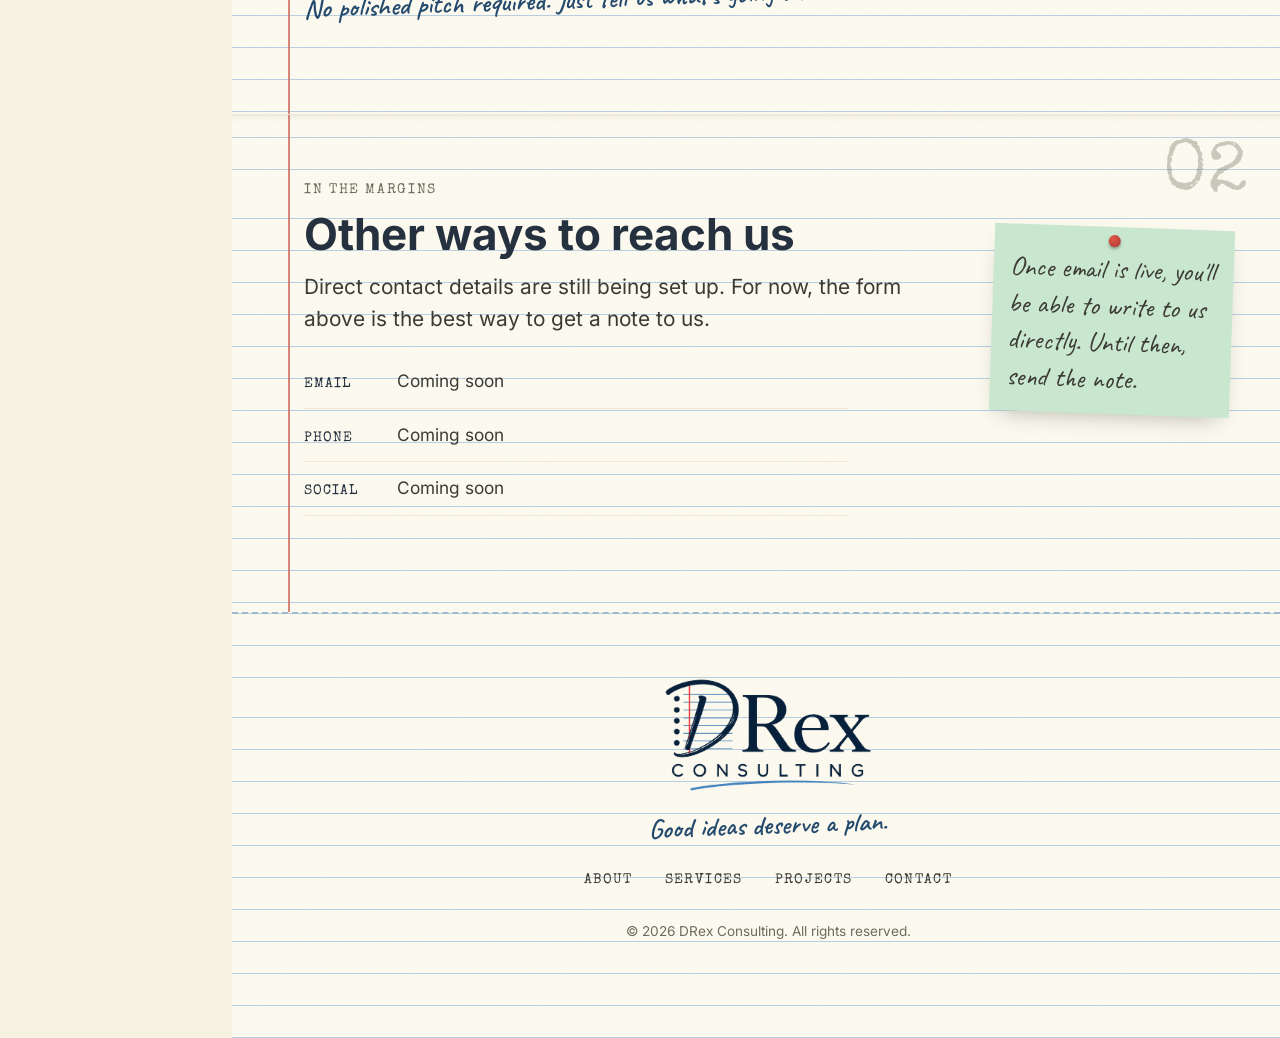
<file: contact.html>
<!DOCTYPE html>
<html lang="en">
<head>
  <meta charset="UTF-8">

  <meta
    name="viewport"
    content="width=device-width, initial-scale=1.0"
  >

  <title>Contact | DRex Consulting</title>

  <meta
    name="description"
    content="Tell DRex Consulting what you're working on, what's getting in the way, or what you're trying to figure out. Start the conversation."
  >

  <!-- =========================
       FAVICON + SOCIAL
  ========================== -->
  <link rel="icon" type="image/png" href="assets/images/logo/drex-mark.png">
  <link rel="apple-touch-icon" href="assets/images/logo/apple-touch-icon.png">

  <meta property="og:type" content="website">
  <meta property="og:site_name" content="DRex Consulting">
  <meta property="og:title" content="Contact | DRex Consulting">
  <meta property="og:description" content="Tell DRex Consulting what you're working on, what's getting in the way, or what you're trying to figure out. Start the conversation.">
  <meta property="og:image" content="assets/images/logo/og-image.png">
  <meta name="twitter:card" content="summary_large_image">

  <!-- =========================
       FONTS
       Self-hosted — see css/fonts.css and assets/fonts/.
  ========================== -->
  <link
    rel="preload"
    href="assets/fonts/inter-latin.woff2"
    as="font"
    type="font/woff2"
    crossorigin
  >
  <link
    rel="preload"
    href="assets/fonts/caveat-latin.woff2"
    as="font"
    type="font/woff2"
    crossorigin
  >

  <link rel="stylesheet" href="css/fonts.css">

  <!-- =========================
       GLOBAL CSS
  ========================== -->
  <link rel="stylesheet" href="css/style.css">
  <link rel="stylesheet" href="css/notebook.css">
  <link rel="stylesheet" href="css/animations.css">
  <link rel="stylesheet" href="css/pages/contact.css">
  <link rel="stylesheet" href="css/responsive.css">
</head>

<body>

  <a class="skip-link" href="#main-content">
    Skip to main content
  </a>


  <!-- ========================================
       SHARED NAVIGATION
       Loaded from components/navbar.html
  ========================================= -->
  <div
    id="navbar-container"
    data-component="navbar"
  ></div>


  <main id="main-content">


    <!-- ========================================
         HERO
    ========================================= -->
    <section
      class="contact-hero notebook-section"
      id="contact-hero"
      aria-labelledby="contact-hero-title"
    >

      <div class="notebook-page contact-hero-page">

        <div
          class="notebook-margin-line"
          aria-hidden="true"
        ></div>

        <div
          class="notebook-holes"
          aria-hidden="true"
        >
          <span></span>
          <span></span>
          <span></span>
          <span></span>
          <span></span>
        </div>

        <div class="section-content">

          <header class="section-heading">

            <p class="eyebrow">
              Start a Conversation
            </p>

            <h1 id="contact-hero-title">
              What's in your notebook?
            </h1>

          </header>

          <div class="contact-hero-copy">
            <p class="lead">
              Tell us what you're working on, what's getting
              in the way, or what you're trying to figure out.
            </p>
          </div>

        </div>

      </div>

    </section>


    <!-- ========================================
         CONTACT FORM  (01)
    ========================================= -->
    <section
      class="contact-form-section notebook-section"
      id="contact"
      aria-labelledby="contact-form-title"
    >

      <div class="notebook-page" data-reveal>

        <div
          class="notebook-margin-line"
          aria-hidden="true"
        ></div>

        <div class="section-number" aria-hidden="true">
          01
        </div>

        <div class="section-content">

          <header class="section-heading">

            <p class="eyebrow">
              Write it down
            </p>

            <h2 id="contact-form-title">
              Tell us what you're working on
            </h2>

            <p class="section-intro">
              A few lines is plenty to get started. The more
              context you can give, the more useful our first
              reply will be.
            </p>

          </header>


          <form
            class="contact-form"
            id="contact-form"
            name="contact"
            method="POST"
            action="/"
            data-netlify="true"
            netlify-honeypot="bot-field"
            novalidate
          >

            <!-- Netlify form identifier -->
            <input type="hidden" name="form-name" value="contact">

            <!-- Honeypot: hidden from people, catches bots -->
            <p class="u-visually-hidden" aria-hidden="true">
              <label>
                Don't fill this out if you're human:
                <input name="bot-field" tabindex="-1" autocomplete="off">
              </label>
            </p>


            <div class="form-field">
              <label for="cf-name">Name</label>
              <input
                type="text"
                id="cf-name"
                name="name"
                required
                autocomplete="name"
                aria-describedby="cf-name-error"
              >
              <p class="field-error" id="cf-name-error" hidden></p>
            </div>


            <div class="form-field">
              <label for="cf-email">Email</label>
              <input
                type="email"
                id="cf-email"
                name="email"
                required
                autocomplete="email"
                aria-describedby="cf-email-error"
              >
              <p class="field-error" id="cf-email-error" hidden></p>
            </div>


            <div class="form-field">
              <label for="cf-org">
                Organization / Company
                <span class="field-optional">(optional)</span>
              </label>
              <input
                type="text"
                id="cf-org"
                name="organization"
                autocomplete="organization"
              >
            </div>


            <div class="form-field">
              <label for="cf-working">What are you working on?</label>
              <textarea
                id="cf-working"
                name="working-on"
                rows="4"
                required
                aria-describedby="cf-working-error"
              ></textarea>
              <p class="field-error" id="cf-working-error" hidden></p>
            </div>


            <div class="form-field">
              <label for="cf-help">How can DRex help?</label>
              <textarea
                id="cf-help"
                name="how-can-drex-help"
                rows="6"
                required
                aria-describedby="cf-help-error"
              ></textarea>
              <p class="field-error" id="cf-help-error" hidden></p>
            </div>


            <fieldset class="form-field">
              <legend>
                Preferred contact method
                <span class="field-optional">(optional)</span>
              </legend>
              <div class="radio-row">
                <label class="radio-option">
                  <input type="radio" name="preferred-contact" value="Email">
                  Email
                </label>
                <label class="radio-option">
                  <input type="radio" name="preferred-contact" value="Phone">
                  Phone
                </label>
                <label class="radio-option">
                  <input type="radio" name="preferred-contact" value="Either">
                  Either
                </label>
              </div>
            </fieldset>


            <div class="form-actions">
              <button
                type="submit"
                class="button button-primary notebook-button"
              >
                Send the Note
                <span aria-hidden="true">&rarr;</span>
              </button>
            </div>

            <p
              class="form-status"
              role="status"
              aria-live="polite"
              hidden
            ></p>

          </form>


          <p class="handwritten-note contact-form-note">
            No polished pitch required. Just tell us what's going on.
          </p>

        </div>

      </div>

    </section>


    <!-- ========================================
         OTHER WAYS TO REACH US  (02)
    ========================================= -->
    <section
      class="contact-alt notebook-section"
      id="other-ways"
      aria-labelledby="other-ways-title"
    >

      <div class="notebook-page" data-reveal>

        <div
          class="notebook-margin-line"
          aria-hidden="true"
        ></div>

        <div class="section-number" aria-hidden="true">
          02
        </div>

        <div class="section-content">

          <div class="contact-alt-main">

            <header class="section-heading">

              <p class="eyebrow">
                In the margins
              </p>

              <h2 id="other-ways-title">
                Other ways to reach us
              </h2>

              <p class="section-intro">
                Direct contact details are still being set up.
                For now, the form above is the best way to
                get a note to us.
              </p>

            </header>

            <ul class="alt-contact-list">
              <li>
                <span class="alt-label">Email</span>
                <span class="alt-value">Coming soon</span>
              </li>
              <li>
                <span class="alt-label">Phone</span>
                <span class="alt-value">Coming soon</span>
              </li>
              <li>
                <span class="alt-label">Social</span>
                <span class="alt-value">Coming soon</span>
              </li>
            </ul>

          </div>

          <aside class="alt-note sticky-note sticky-note--mint" role="note" aria-label="A note on email">
            <span class="sticky-note-pin" aria-hidden="true"></span>
            <p>
              Once email is live, you'll be able to write to
              us directly. Until then, send the note.
            </p>
          </aside>

        </div>

      </div>

    </section>


  </main>


  <!-- ========================================
       SHARED FOOTER
       Loaded from components/footer.html
  ========================================= -->
  <div
    id="footer-container"
    data-component="footer"
  ></div>


  <!-- ========================================
       JAVASCRIPT
  ========================================= -->
  <script src="js/components.js"></script>
  <script src="js/animations.js"></script>
  <script src="js/contact.js"></script>
  <script src="js/main.js"></script>

</body>
</html>
</file>
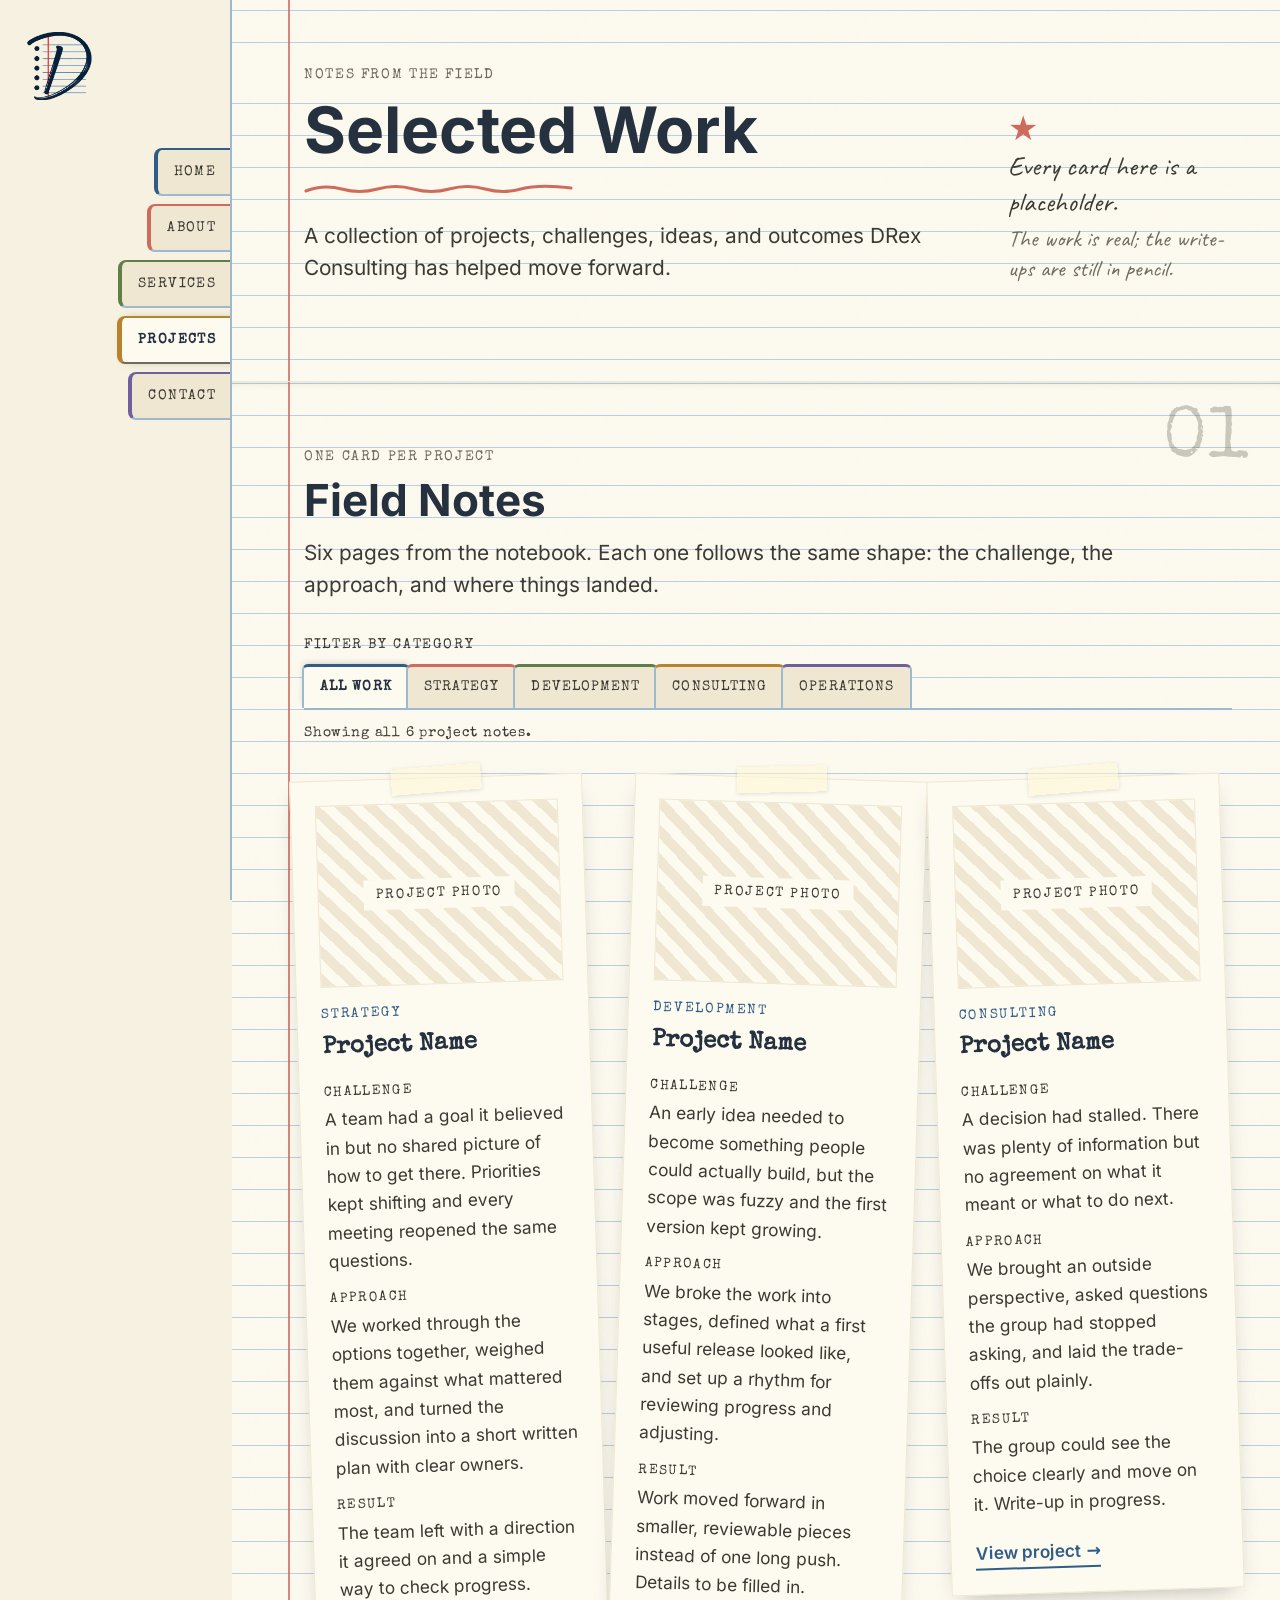
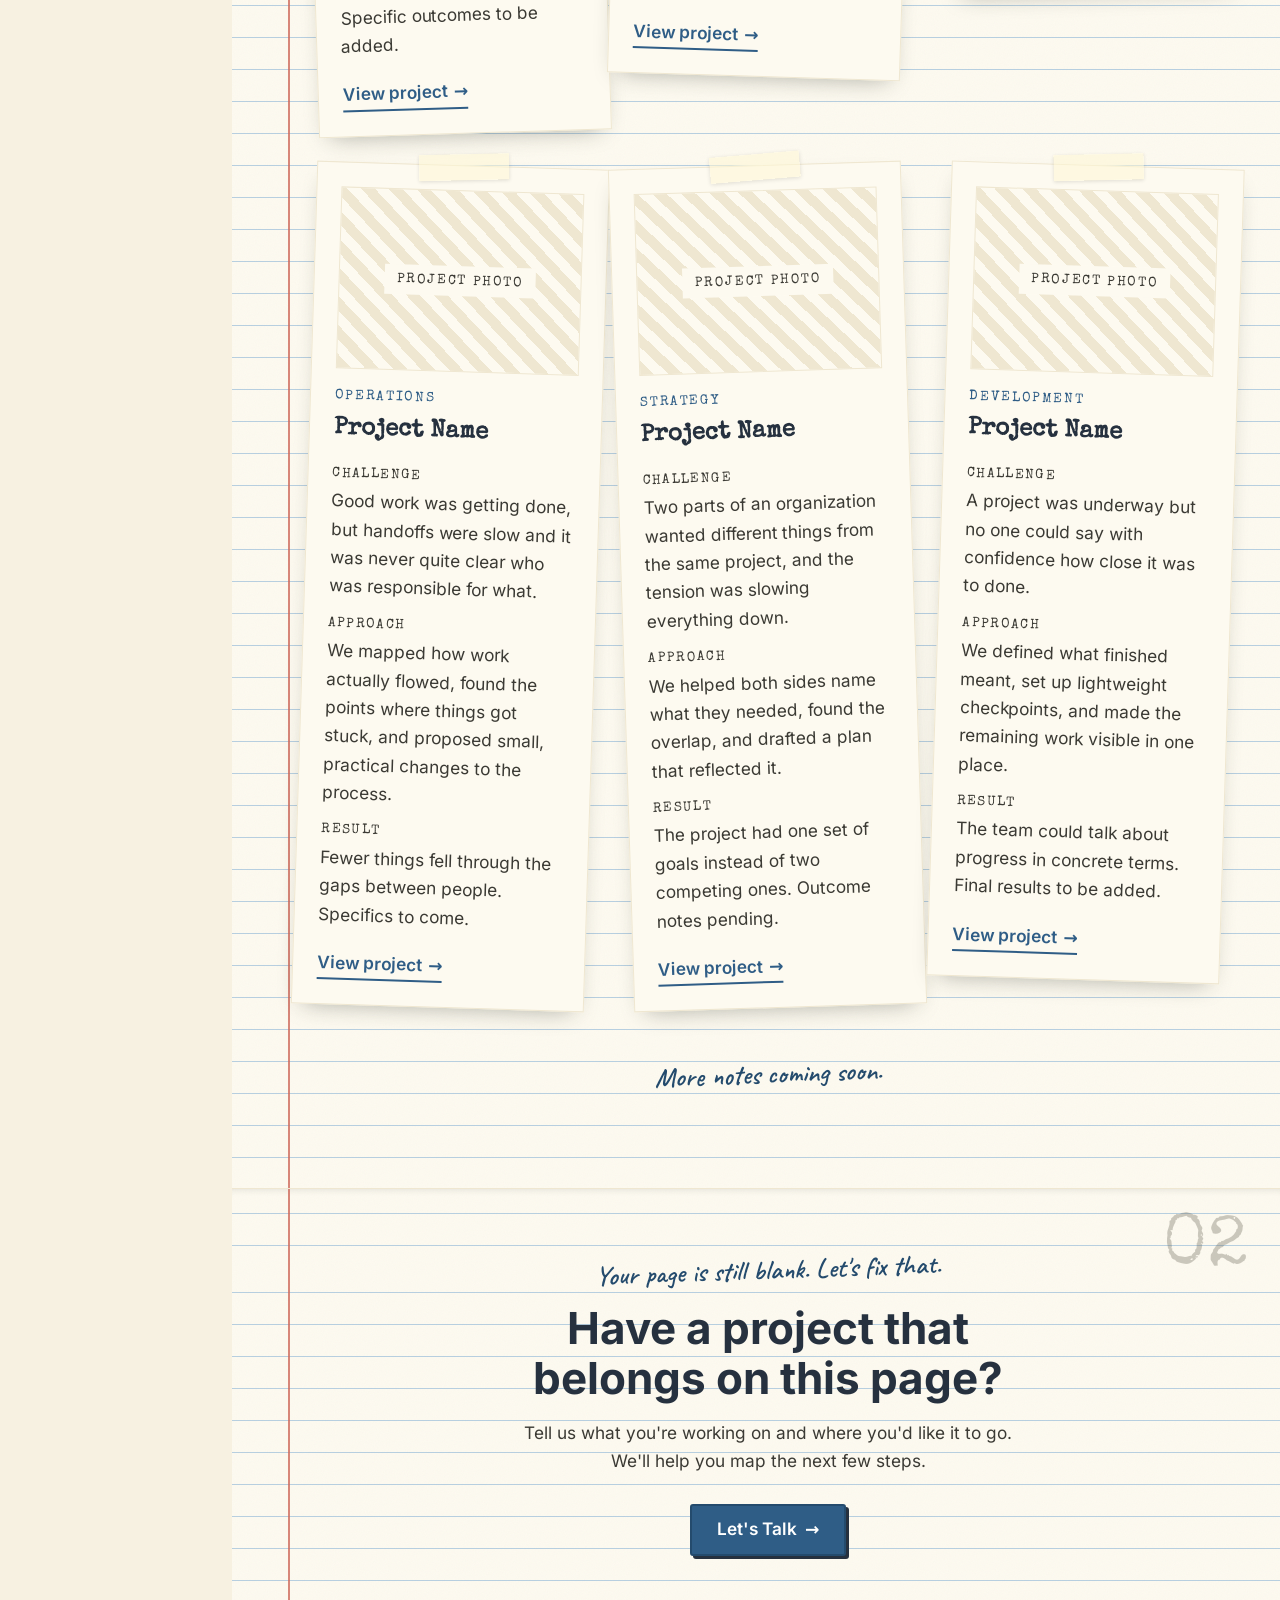
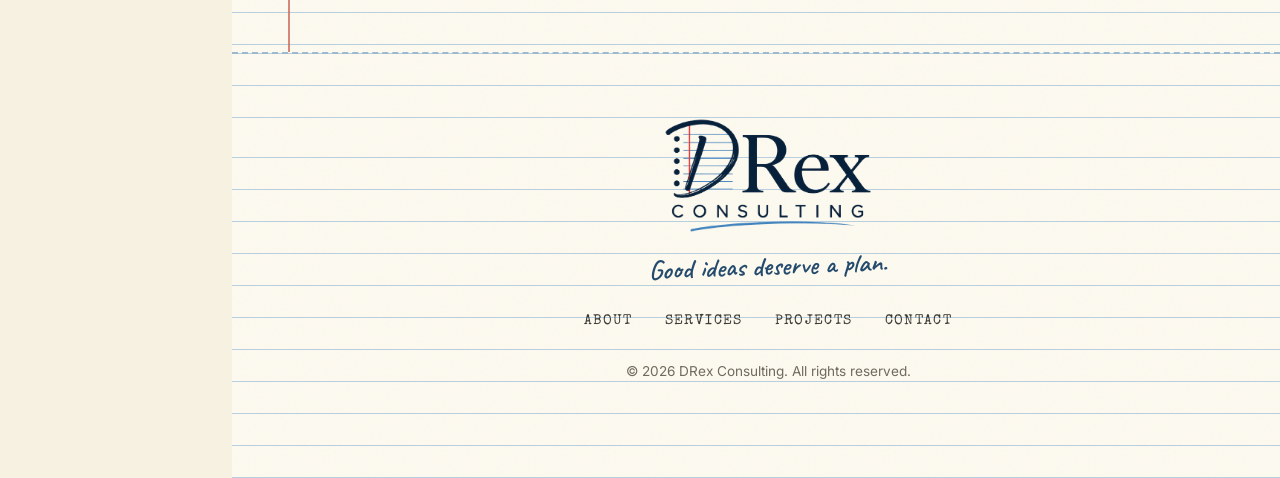
<file: projects.html>
<!DOCTYPE html>
<html lang="en">
<head>
  <meta charset="UTF-8">

  <meta
    name="viewport"
    content="width=device-width, initial-scale=1.0"
  >

  <title>Projects | DRex Consulting</title>

  <meta
    name="description"
    content="A collection of projects, challenges, and outcomes DRex Consulting has helped move forward. Card details are placeholders while write-ups are prepared."
  >

  <!-- =========================
       FAVICON + SOCIAL
  ========================== -->
  <link rel="icon" type="image/png" href="assets/images/logo/drex-mark.png">
  <link rel="apple-touch-icon" href="assets/images/logo/apple-touch-icon.png">

  <meta property="og:type" content="website">
  <meta property="og:site_name" content="DRex Consulting">
  <meta property="og:title" content="Projects | DRex Consulting">
  <meta property="og:description" content="A collection of projects, challenges, and outcomes DRex Consulting has helped move forward.">
  <meta property="og:image" content="assets/images/logo/og-image.png">
  <meta name="twitter:card" content="summary_large_image">

  <!-- =========================
       FONTS
       Self-hosted — see css/fonts.css and assets/fonts/.
  ========================== -->
  <link
    rel="preload"
    href="assets/fonts/inter-latin.woff2"
    as="font"
    type="font/woff2"
    crossorigin
  >
  <link
    rel="preload"
    href="assets/fonts/caveat-latin.woff2"
    as="font"
    type="font/woff2"
    crossorigin
  >

  <link rel="stylesheet" href="css/fonts.css">

  <!-- =========================
       GLOBAL CSS
  ========================== -->
  <link rel="stylesheet" href="css/style.css">
  <link rel="stylesheet" href="css/notebook.css">
  <link rel="stylesheet" href="css/animations.css">
  <link rel="stylesheet" href="css/pages/projects.css">
  <link rel="stylesheet" href="css/responsive.css">
</head>

<body>

  <!-- ========================================
       ACCESSIBILITY
  ========================================= -->
  <a class="skip-link" href="#main-content">
    Skip to main content
  </a>


  <!-- ========================================
       SHARED NAVIGATION
       Loaded from components/navbar.html
  ========================================= -->
  <div
    id="navbar-container"
    data-component="navbar"
  ></div>


  <!-- ========================================
       MAIN
  ========================================= -->
  <main id="main-content">


    <!-- ========================================
         HERO / FIRST NOTEBOOK PAGE
    ========================================= -->
    <section
      class="projects-hero notebook-section"
      id="projects-top"
      aria-labelledby="projects-title"
    >

      <div class="notebook-page hero-page">

        <div
          class="notebook-margin-line"
          aria-hidden="true"
        ></div>

        <div
          class="notebook-holes"
          aria-hidden="true"
        >
          <span></span>
          <span></span>
          <span></span>
          <span></span>
          <span></span>
        </div>

        <div class="section-content">

          <div class="projects-hero__content">

            <div class="projects-hero__intro">

              <header class="section-heading">

                <p class="eyebrow">
                  Notes From the Field
                </p>

                <h1 id="projects-title">
                  Selected Work
                </h1>

                <div
                  class="drawn-underline"
                  aria-hidden="true"
                ></div>

              </header>

              <p class="lead projects-hero__lead">
                A collection of projects, challenges, ideas,
                and outcomes DRex Consulting has helped
                move forward.
              </p>

            </div>


            <aside class="margin-note projects-hero__note">

              <span
                class="margin-note-star"
                aria-hidden="true"
              >
                ★
              </span>

              <p>
                Every card here is a placeholder.
              </p>

              <span>
                The work is real; the write-ups are
                still in pencil.
              </span>

            </aside>

          </div>

        </div>

      </div>

    </section>


    <!-- ========================================
         FIELD NOTES  (01)
    ========================================= -->
    <section
      class="projects-work notebook-section"
      id="field-notes"
      aria-labelledby="field-notes-title"
    >

      <div class="notebook-page" data-reveal>

        <div
          class="notebook-margin-line"
          aria-hidden="true"
        ></div>

        <div class="section-number" aria-hidden="true">
          01
        </div>


        <div class="section-content">

          <header class="section-heading">

            <p class="eyebrow">
              One Card Per Project
            </p>

            <h2 id="field-notes-title">
              Field Notes
            </h2>

            <p class="section-intro">
              Six pages from the notebook. Each one follows
              the same shape: the challenge, the approach,
              and where things landed.
            </p>

          </header>


          <!-- OPTIONAL CATEGORY FILTER
               Hidden until js/projects.js runs, so with no
               JS visitors simply see all six cards and no
               non-functional controls. -->
          <div class="project-filter" data-project-filter hidden>

            <p class="project-filter__label" id="project-filter-label">
              Filter by category
            </p>

            <div
              class="project-filter__tabs notebook-tabs"
              role="group"
              aria-labelledby="project-filter-label"
            >
              <button
                type="button"
                class="notebook-tab"
                data-filter="all"
                data-label="All"
                aria-pressed="true"
              >
                All Work
              </button>
              <button
                type="button"
                class="notebook-tab"
                data-filter="strategy"
                data-label="Strategy"
                aria-pressed="false"
              >
                Strategy
              </button>
              <button
                type="button"
                class="notebook-tab"
                data-filter="development"
                data-label="Development"
                aria-pressed="false"
              >
                Development
              </button>
              <button
                type="button"
                class="notebook-tab"
                data-filter="consulting"
                data-label="Consulting"
                aria-pressed="false"
              >
                Consulting
              </button>
              <button
                type="button"
                class="notebook-tab"
                data-filter="operations"
                data-label="Operations"
                aria-pressed="false"
              >
                Operations
              </button>
            </div>

            <p
              class="project-filter__status"
              data-project-count
              role="status"
              aria-live="polite"
            >
              Showing all 6 project notes.
            </p>

          </div>


          <div class="project-grid" data-project-grid>


            <!-- Project 01 -->
            <article class="project-card taped-card" data-category="strategy">

              <span class="tape tape-top" aria-hidden="true"></span>

              <div class="project-image-placeholder">
                <span>Project Photo</span>
              </div>

              <div class="project-card__body">

                <p class="project-type">Strategy</p>

                <h3 class="project-card__name">Project Name</h3>

                <dl class="project-card__notes">
                  <div>
                    <dt>Challenge</dt>
                    <dd>
                      A team had a goal it believed in but no
                      shared picture of how to get there.
                      Priorities kept shifting and every
                      meeting reopened the same questions.
                    </dd>
                  </div>
                  <div>
                    <dt>Approach</dt>
                    <dd>
                      We worked through the options together,
                      weighed them against what mattered most,
                      and turned the discussion into a short
                      written plan with clear owners.
                    </dd>
                  </div>
                  <div>
                    <dt>Result</dt>
                    <dd>
                      The team left with a direction it agreed
                      on and a simple way to check progress.
                      Specific outcomes to be added.
                    </dd>
                  </div>
                </dl>

                <a class="text-link" href="#">
                  View project
                  <span aria-hidden="true">&rarr;</span>
                </a>

              </div>

            </article>


            <!-- Project 02 -->
            <article class="project-card taped-card" data-category="development">

              <span class="tape tape-top" aria-hidden="true"></span>

              <div class="project-image-placeholder">
                <span>Project Photo</span>
              </div>

              <div class="project-card__body">

                <p class="project-type">Development</p>

                <h3 class="project-card__name">Project Name</h3>

                <dl class="project-card__notes">
                  <div>
                    <dt>Challenge</dt>
                    <dd>
                      An early idea needed to become something
                      people could actually build, but the
                      scope was fuzzy and the first version
                      kept growing.
                    </dd>
                  </div>
                  <div>
                    <dt>Approach</dt>
                    <dd>
                      We broke the work into stages, defined
                      what a first useful release looked like,
                      and set up a rhythm for reviewing
                      progress and adjusting.
                    </dd>
                  </div>
                  <div>
                    <dt>Result</dt>
                    <dd>
                      Work moved forward in smaller, reviewable
                      pieces instead of one long push. Details
                      to be filled in.
                    </dd>
                  </div>
                </dl>

                <a class="text-link" href="#">
                  View project
                  <span aria-hidden="true">&rarr;</span>
                </a>

              </div>

            </article>


            <!-- Project 03 -->
            <article class="project-card taped-card" data-category="consulting">

              <span class="tape tape-top" aria-hidden="true"></span>

              <div class="project-image-placeholder">
                <span>Project Photo</span>
              </div>

              <div class="project-card__body">

                <p class="project-type">Consulting</p>

                <h3 class="project-card__name">Project Name</h3>

                <dl class="project-card__notes">
                  <div>
                    <dt>Challenge</dt>
                    <dd>
                      A decision had stalled. There was plenty
                      of information but no agreement on what
                      it meant or what to do next.
                    </dd>
                  </div>
                  <div>
                    <dt>Approach</dt>
                    <dd>
                      We brought an outside perspective, asked
                      questions the group had stopped asking,
                      and laid the trade-offs out plainly.
                    </dd>
                  </div>
                  <div>
                    <dt>Result</dt>
                    <dd>
                      The group could see the choice clearly
                      and move on it. Write-up in progress.
                    </dd>
                  </div>
                </dl>

                <a class="text-link" href="#">
                  View project
                  <span aria-hidden="true">&rarr;</span>
                </a>

              </div>

            </article>


            <!-- Project 04 -->
            <article class="project-card taped-card" data-category="operations">

              <span class="tape tape-top" aria-hidden="true"></span>

              <div class="project-image-placeholder">
                <span>Project Photo</span>
              </div>

              <div class="project-card__body">

                <p class="project-type">Operations</p>

                <h3 class="project-card__name">Project Name</h3>

                <dl class="project-card__notes">
                  <div>
                    <dt>Challenge</dt>
                    <dd>
                      Good work was getting done, but handoffs
                      were slow and it was never quite clear
                      who was responsible for what.
                    </dd>
                  </div>
                  <div>
                    <dt>Approach</dt>
                    <dd>
                      We mapped how work actually flowed, found
                      the points where things got stuck, and
                      proposed small, practical changes to the
                      process.
                    </dd>
                  </div>
                  <div>
                    <dt>Result</dt>
                    <dd>
                      Fewer things fell through the gaps
                      between people. Specifics to come.
                    </dd>
                  </div>
                </dl>

                <a class="text-link" href="#">
                  View project
                  <span aria-hidden="true">&rarr;</span>
                </a>

              </div>

            </article>


            <!-- Project 05 -->
            <article class="project-card taped-card" data-category="strategy">

              <span class="tape tape-top" aria-hidden="true"></span>

              <div class="project-image-placeholder">
                <span>Project Photo</span>
              </div>

              <div class="project-card__body">

                <p class="project-type">Strategy</p>

                <h3 class="project-card__name">Project Name</h3>

                <dl class="project-card__notes">
                  <div>
                    <dt>Challenge</dt>
                    <dd>
                      Two parts of an organization wanted
                      different things from the same project,
                      and the tension was slowing everything
                      down.
                    </dd>
                  </div>
                  <div>
                    <dt>Approach</dt>
                    <dd>
                      We helped both sides name what they
                      needed, found the overlap, and drafted a
                      plan that reflected it.
                    </dd>
                  </div>
                  <div>
                    <dt>Result</dt>
                    <dd>
                      The project had one set of goals instead
                      of two competing ones. Outcome notes
                      pending.
                    </dd>
                  </div>
                </dl>

                <a class="text-link" href="#">
                  View project
                  <span aria-hidden="true">&rarr;</span>
                </a>

              </div>

            </article>


            <!-- Project 06 -->
            <article class="project-card taped-card" data-category="development">

              <span class="tape tape-top" aria-hidden="true"></span>

              <div class="project-image-placeholder">
                <span>Project Photo</span>
              </div>

              <div class="project-card__body">

                <p class="project-type">Development</p>

                <h3 class="project-card__name">Project Name</h3>

                <dl class="project-card__notes">
                  <div>
                    <dt>Challenge</dt>
                    <dd>
                      A project was underway but no one could
                      say with confidence how close it was to
                      done.
                    </dd>
                  </div>
                  <div>
                    <dt>Approach</dt>
                    <dd>
                      We defined what finished meant, set up
                      lightweight checkpoints, and made the
                      remaining work visible in one place.
                    </dd>
                  </div>
                  <div>
                    <dt>Result</dt>
                    <dd>
                      The team could talk about progress in
                      concrete terms. Final results to be
                      added.
                    </dd>
                  </div>
                </dl>

                <a class="text-link" href="#">
                  View project
                  <span aria-hidden="true">&rarr;</span>
                </a>

              </div>

            </article>

          </div>


          <p class="projects-more-note">
            <span class="handwritten-note">
              More notes coming soon.
            </span>
          </p>

        </div>

      </div>

    </section>


    <!-- ========================================
         CALL TO ACTION  (02)
    ========================================= -->
    <section
      class="projects-cta notebook-section"
      id="lets-talk"
      aria-labelledby="projects-cta-title"
    >

      <div class="notebook-page projects-cta__page" data-reveal>

        <div
          class="notebook-margin-line"
          aria-hidden="true"
        ></div>

        <div class="section-number" aria-hidden="true">
          02
        </div>


        <div class="section-content">

          <div class="projects-cta__inner">

            <p class="handwritten-note">
              Your page is still blank. Let's fix that.
            </p>

            <h2 id="projects-cta-title">
              Have a project that belongs on this page?
            </h2>

            <p>
              Tell us what you're working on and where you'd
              like it to go. We'll help you map the next
              few steps.
            </p>

            <div class="section-action projects-cta__action">

              <a
                class="button button-primary notebook-button"
                href="contact.html"
              >
                Let's Talk
                <span aria-hidden="true">&rarr;</span>
              </a>

            </div>

          </div>

        </div>

      </div>

    </section>


  </main>


  <!-- ========================================
       SHARED FOOTER
       Loaded from components/footer.html
  ========================================= -->
  <div
    id="footer-container"
    data-component="footer"
  ></div>


  <!-- ========================================
       JAVASCRIPT
  ========================================= -->
  <script src="js/components.js"></script>
  <script src="js/animations.js"></script>
  <script src="js/projects.js"></script>
  <script src="js/main.js"></script>

</body>
</html>
</file>
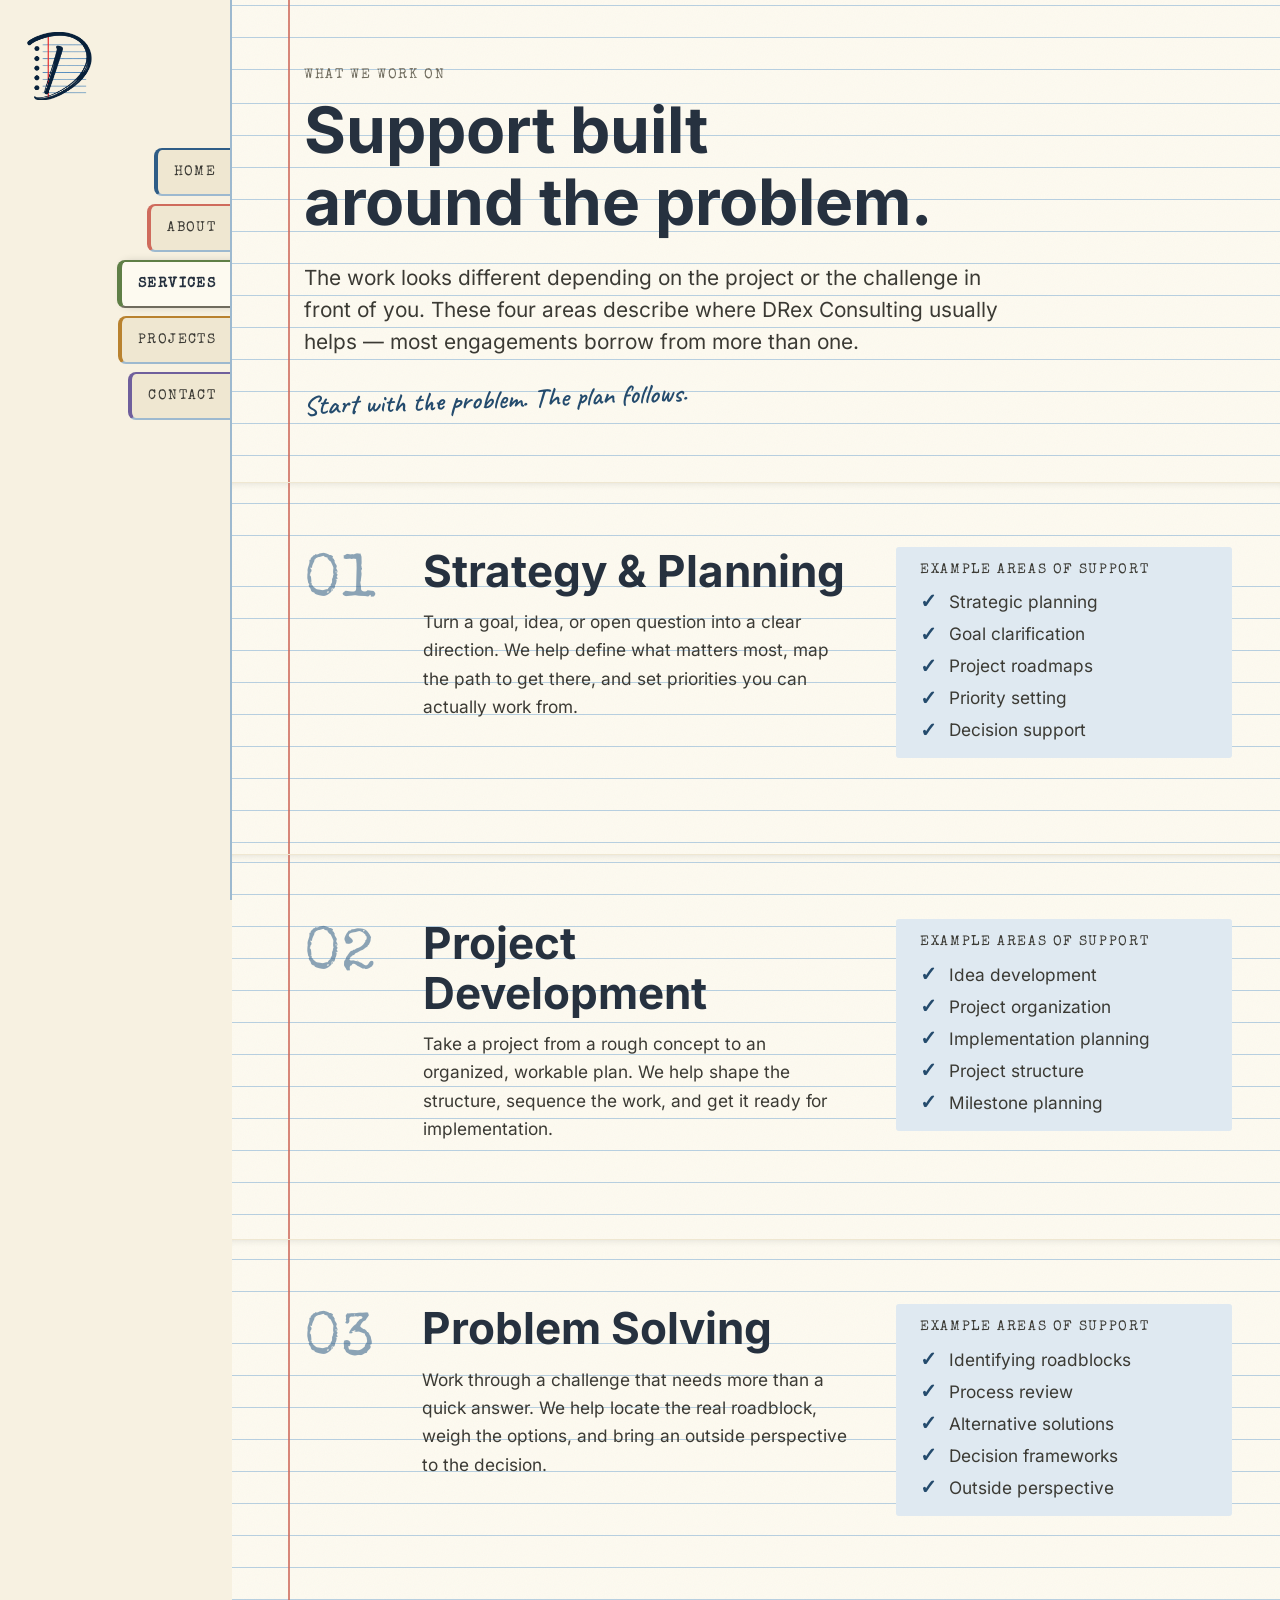
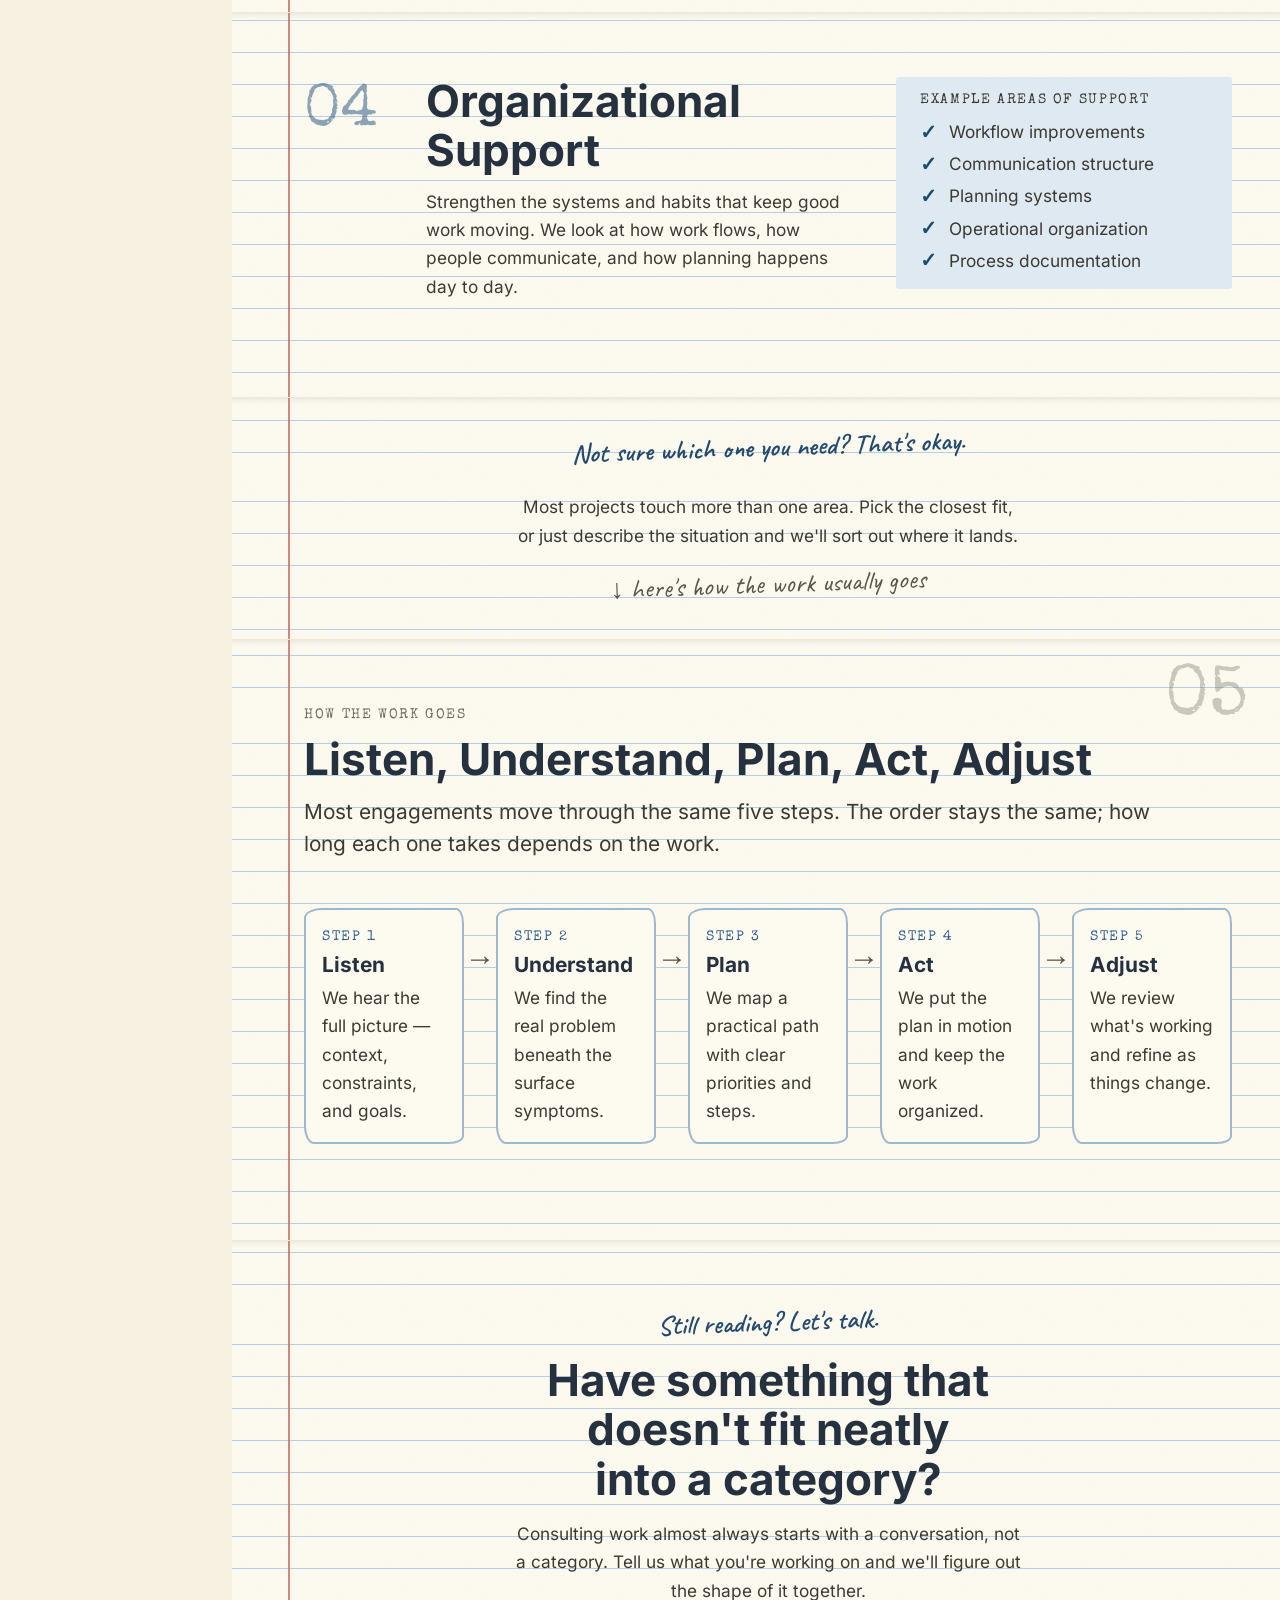
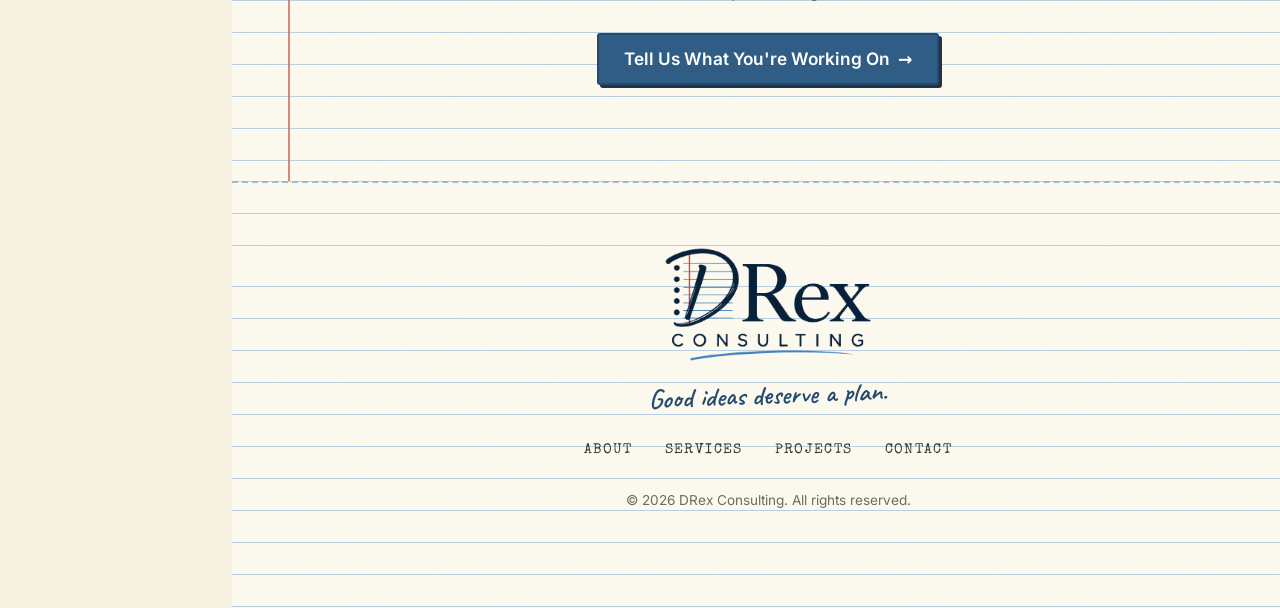
<file: services.html>
<!DOCTYPE html>
<html lang="en">
<head>
  <meta charset="UTF-8">

  <meta
    name="viewport"
    content="width=device-width, initial-scale=1.0"
  >

  <title>Services | DRex Consulting</title>

  <meta
    name="description"
    content="Consulting support from DRex Consulting that adapts to the project or challenge — strategy and planning, project development, problem solving, and organizational support. No set packages or pricing."
  >

  <!-- =========================
       FAVICON + SOCIAL
  ========================== -->
  <link rel="icon" type="image/png" href="assets/images/logo/drex-mark.png">
  <link rel="apple-touch-icon" href="assets/images/logo/apple-touch-icon.png">

  <meta property="og:type" content="website">
  <meta property="og:site_name" content="DRex Consulting">
  <meta property="og:title" content="Services | DRex Consulting">
  <meta property="og:description" content="Consulting support from DRex Consulting that adapts to the project or challenge — strategy and planning, project development, problem solving, and organizational support.">
  <meta property="og:image" content="assets/images/logo/og-image.png">
  <meta name="twitter:card" content="summary_large_image">

  <!-- =========================
       FONTS
       Self-hosted — see css/fonts.css and assets/fonts/.
       No third-party requests.
  ========================== -->
  <link
    rel="preload"
    href="assets/fonts/inter-latin.woff2"
    as="font"
    type="font/woff2"
    crossorigin
  >
  <link
    rel="preload"
    href="assets/fonts/caveat-latin.woff2"
    as="font"
    type="font/woff2"
    crossorigin
  >

  <link rel="stylesheet" href="css/fonts.css">

  <!-- =========================
       GLOBAL CSS
  ========================== -->
  <link rel="stylesheet" href="css/style.css">
  <link rel="stylesheet" href="css/notebook.css">
  <link rel="stylesheet" href="css/animations.css">
  <link rel="stylesheet" href="css/pages/services.css">
  <link rel="stylesheet" href="css/responsive.css">
</head>

<body>

  <!-- ========================================
       ACCESSIBILITY
  ========================================= -->
  <a class="skip-link" href="#main-content">
    Skip to main content
  </a>


  <!-- ========================================
       SHARED NAVIGATION
       Loaded from components/navbar.html
  ========================================= -->
  <div
    id="navbar-container"
    data-component="navbar"
  ></div>


  <!-- ========================================
       MAIN WEBSITE
  ========================================= -->
  <main id="main-content">


    <!-- ========================================
         HERO
    ========================================= -->
    <section
      class="services-hero notebook-section"
      id="top"
      aria-labelledby="services-title"
    >

      <div class="notebook-page services-hero__page">

        <div
          class="notebook-margin-line"
          aria-hidden="true"
        ></div>

        <div
          class="notebook-holes"
          aria-hidden="true"
        >
          <span></span>
          <span></span>
          <span></span>
          <span></span>
          <span></span>
        </div>

        <div class="section-content">

          <header class="section-heading">

            <p class="eyebrow">
              What We Work On
            </p>

            <h1 id="services-title">
              Support built around the problem.
            </h1>

          </header>

          <p class="section-intro services-hero__intro">
            The work looks different depending on the project
            or the challenge in front of you. These four areas
            describe where DRex Consulting usually helps — most
            engagements borrow from more than one.
          </p>

          <p class="handwritten-note services-hero__note">
            Start with the problem. The plan follows.
          </p>

        </div>

      </div>

    </section>


    <!-- ========================================
         01 — STRATEGY & PLANNING
    ========================================= -->
    <section
      class="service-block notebook-section"
      id="strategy"
      aria-labelledby="strategy-title"
    >

      <div class="notebook-page" data-reveal>

        <div
          class="notebook-margin-line"
          aria-hidden="true"
        ></div>

        <div class="section-content service-block__grid">

          <p class="service-block__num" aria-hidden="true">
            01
          </p>

          <div class="service-block__body">

            <header class="section-heading">
              <h2 id="strategy-title">
                Strategy &amp; Planning
              </h2>
            </header>

            <p>
              Turn a goal, idea, or open question into a clear
              direction. We help define what matters most, map
              the path to get there, and set priorities you can
              actually work from.
            </p>

          </div>

          <div class="service-block__examples">

            <h3 class="example-list__label">
              Example areas of support
            </h3>

            <ul class="example-list">
              <li>Strategic planning</li>
              <li>Goal clarification</li>
              <li>Project roadmaps</li>
              <li>Priority setting</li>
              <li>Decision support</li>
            </ul>

          </div>

        </div>

      </div>

    </section>


    <!-- ========================================
         02 — PROJECT DEVELOPMENT
    ========================================= -->
    <section
      class="service-block notebook-section"
      id="project-development"
      aria-labelledby="project-development-title"
    >

      <div class="notebook-page" data-reveal>

        <div
          class="notebook-margin-line"
          aria-hidden="true"
        ></div>

        <div class="section-content service-block__grid">

          <p class="service-block__num" aria-hidden="true">
            02
          </p>

          <div class="service-block__body">

            <header class="section-heading">
              <h2 id="project-development-title">
                Project Development
              </h2>
            </header>

            <p>
              Take a project from a rough concept to an organized,
              workable plan. We help shape the structure, sequence
              the work, and get it ready for implementation.
            </p>

          </div>

          <div class="service-block__examples">

            <h3 class="example-list__label">
              Example areas of support
            </h3>

            <ul class="example-list">
              <li>Idea development</li>
              <li>Project organization</li>
              <li>Implementation planning</li>
              <li>Project structure</li>
              <li>Milestone planning</li>
            </ul>

          </div>

        </div>

      </div>

    </section>


    <!-- ========================================
         03 — PROBLEM SOLVING
    ========================================= -->
    <section
      class="service-block notebook-section"
      id="problem-solving"
      aria-labelledby="problem-solving-title"
    >

      <div class="notebook-page" data-reveal>

        <div
          class="notebook-margin-line"
          aria-hidden="true"
        ></div>

        <div class="section-content service-block__grid">

          <p class="service-block__num" aria-hidden="true">
            03
          </p>

          <div class="service-block__body">

            <header class="section-heading">
              <h2 id="problem-solving-title">
                Problem Solving
              </h2>
            </header>

            <p>
              Work through a challenge that needs more than a quick
              answer. We help locate the real roadblock, weigh the
              options, and bring an outside perspective to the
              decision.
            </p>

          </div>

          <div class="service-block__examples">

            <h3 class="example-list__label">
              Example areas of support
            </h3>

            <ul class="example-list">
              <li>Identifying roadblocks</li>
              <li>Process review</li>
              <li>Alternative solutions</li>
              <li>Decision frameworks</li>
              <li>Outside perspective</li>
            </ul>

          </div>

        </div>

      </div>

    </section>


    <!-- ========================================
         04 — ORGANIZATIONAL SUPPORT
    ========================================= -->
    <section
      class="service-block notebook-section"
      id="organizational-support"
      aria-labelledby="organizational-support-title"
    >

      <div class="notebook-page" data-reveal>

        <div
          class="notebook-margin-line"
          aria-hidden="true"
        ></div>

        <div class="section-content service-block__grid">

          <p class="service-block__num" aria-hidden="true">
            04
          </p>

          <div class="service-block__body">

            <header class="section-heading">
              <h2 id="organizational-support-title">
                Organizational Support
              </h2>
            </header>

            <p>
              Strengthen the systems and habits that keep good work
              moving. We look at how work flows, how people
              communicate, and how planning happens day to day.
            </p>

          </div>

          <div class="service-block__examples">

            <h3 class="example-list__label">
              Example areas of support
            </h3>

            <ul class="example-list">
              <li>Workflow improvements</li>
              <li>Communication structure</li>
              <li>Planning systems</li>
              <li>Operational organization</li>
              <li>Process documentation</li>
            </ul>

          </div>

        </div>

      </div>

    </section>


    <!-- ========================================
         INTERLUDE — not sure which one?
    ========================================= -->
    <section
      class="services-interlude notebook-section"
      aria-label="Choosing where to start"
    >

      <div class="notebook-page services-interlude__page" data-reveal>

        <div
          class="notebook-margin-line"
          aria-hidden="true"
        ></div>

        <div class="section-content services-interlude__inner">

          <p class="handwritten-note">
            Not sure which one you need? That's okay.
          </p>

          <p class="services-interlude__sub">
            Most projects touch more than one area. Pick the
            closest fit, or just describe the situation and we'll
            sort out where it lands.
          </p>

          <span class="doodle services-interlude__doodle" aria-hidden="true">
            ↓ here's how the work usually goes
          </span>

        </div>

      </div>

    </section>


    <!-- ========================================
         05 — THE PROCESS
    ========================================= -->
    <section
      class="services-process notebook-section"
      id="process"
      aria-labelledby="process-title"
    >

      <div class="notebook-page" data-reveal>

        <div
          class="notebook-margin-line"
          aria-hidden="true"
        ></div>

        <div class="section-number" aria-hidden="true">
          05
        </div>

        <div class="section-content">

          <header class="section-heading">

            <p class="eyebrow">
              How the work goes
            </p>

            <h2 id="process-title">
              Listen, Understand, Plan, Act, Adjust
            </h2>

            <p class="section-intro">
              Most engagements move through the same five steps.
              The order stays the same; how long each one takes
              depends on the work.
            </p>

          </header>

          <ol class="process-flow">

            <li class="process-step">
              <span class="process-step__num" aria-hidden="true">Step 1</span>
              <h3>Listen</h3>
              <p>We hear the full picture — context, constraints, and goals.</p>
              <span class="process-step__arrow" aria-hidden="true">&darr;</span>
            </li>

            <li class="process-step">
              <span class="process-step__num" aria-hidden="true">Step 2</span>
              <h3>Understand</h3>
              <p>We find the real problem beneath the surface symptoms.</p>
              <span class="process-step__arrow" aria-hidden="true">&darr;</span>
            </li>

            <li class="process-step">
              <span class="process-step__num" aria-hidden="true">Step 3</span>
              <h3>Plan</h3>
              <p>We map a practical path with clear priorities and steps.</p>
              <span class="process-step__arrow" aria-hidden="true">&darr;</span>
            </li>

            <li class="process-step">
              <span class="process-step__num" aria-hidden="true">Step 4</span>
              <h3>Act</h3>
              <p>We put the plan in motion and keep the work organized.</p>
              <span class="process-step__arrow" aria-hidden="true">&darr;</span>
            </li>

            <li class="process-step">
              <span class="process-step__num" aria-hidden="true">Step 5</span>
              <h3>Adjust</h3>
              <p>We review what's working and refine as things change.</p>
            </li>

          </ol>

        </div>

      </div>

    </section>


    <!-- ========================================
         CALL TO ACTION
    ========================================= -->
    <section
      class="services-cta notebook-section"
      id="services-cta"
      aria-labelledby="services-cta-title"
    >

      <div class="notebook-page services-cta__page" data-reveal>

        <div
          class="notebook-margin-line"
          aria-hidden="true"
        ></div>

        <div class="section-content services-cta__content">

          <p class="handwritten-note">
            Still reading? Let's talk.
          </p>

          <h2 id="services-cta-title">
            Have something that doesn't fit neatly into a category?
          </h2>

          <p>
            Consulting work almost always starts with a
            conversation, not a category. Tell us what you're
            working on and we'll figure out the shape of it
            together.
          </p>

          <a
            href="contact.html"
            class="button button-primary notebook-button"
          >
            Tell Us What You're Working On
            <span aria-hidden="true">&rarr;</span>
          </a>

        </div>

      </div>

    </section>


  </main>


  <!-- ========================================
       SHARED FOOTER
       Loaded from components/footer.html
  ========================================= -->
  <div
    id="footer-container"
    data-component="footer"
  ></div>


  <!-- ========================================
       JAVASCRIPT
  ========================================= -->
  <script src="js/components.js"></script>
  <script src="js/animations.js"></script>
  <script src="js/main.js"></script>

</body>
</html>
</file>
<file: css/fonts.css>
/* =========================================================
   SELF-HOSTED FONTS
   Downloaded from Google Fonts (latin + latin-ext subsets)
   so the site makes no third-party requests.

   Caveat  ......... v23  (variable, 400–700)
   Inter   ......... v20  (variable, 400–700)
   Special Elite ... v20  (static, 400)

   To refresh: re-download the woff2 files listed in
   assets/fonts/ and bump the version note above.
========================================================= */

/* ---------- Caveat (handwriting) ---------- */
@font-face {
  font-family: "Caveat";
  font-style: normal;
  font-weight: 400 700;
  font-display: swap;
  src: url("../assets/fonts/caveat-latin.woff2") format("woff2");
  unicode-range: U+0000-00FF, U+0131, U+0152-0153, U+02BB-02BC, U+02C6, U+02DA,
    U+02DC, U+0304, U+0308, U+0329, U+2000-206F, U+20AC, U+2122, U+2191, U+2193,
    U+2212, U+2215, U+FEFF, U+FFFD;
}
@font-face {
  font-family: "Caveat";
  font-style: normal;
  font-weight: 400 700;
  font-display: swap;
  src: url("../assets/fonts/caveat-latin-ext.woff2") format("woff2");
  unicode-range: U+0100-02BA, U+02BD-02C5, U+02C7-02CC, U+02CE-02D7, U+02DD-02FF,
    U+0304, U+0308, U+0329, U+1D00-1DBF, U+1E00-1E9F, U+1EF2-1EFF, U+2020,
    U+20A0-20AB, U+20AD-20C0, U+2113, U+2C60-2C7F, U+A720-A7FF;
}

/* ---------- Inter (body / UI) ---------- */
@font-face {
  font-family: "Inter";
  font-style: normal;
  font-weight: 400 700;
  font-display: swap;
  src: url("../assets/fonts/inter-latin.woff2") format("woff2");
  unicode-range: U+0000-00FF, U+0131, U+0152-0153, U+02BB-02BC, U+02C6, U+02DA,
    U+02DC, U+0304, U+0308, U+0329, U+2000-206F, U+20AC, U+2122, U+2191, U+2193,
    U+2212, U+2215, U+FEFF, U+FFFD;
}
@font-face {
  font-family: "Inter";
  font-style: normal;
  font-weight: 400 700;
  font-display: swap;
  src: url("../assets/fonts/inter-latin-ext.woff2") format("woff2");
  unicode-range: U+0100-02BA, U+02BD-02C5, U+02C7-02CC, U+02CE-02D7, U+02DD-02FF,
    U+0304, U+0308, U+0329, U+1D00-1DBF, U+1E00-1E9F, U+1EF2-1EFF, U+2020,
    U+20A0-20AB, U+20AD-20C0, U+2113, U+2C60-2C7F, U+A720-A7FF;
}

/* ---------- Special Elite (typewriter accents) ---------- */
@font-face {
  font-family: "Special Elite";
  font-style: normal;
  font-weight: 400;
  font-display: swap;
  src: url("../assets/fonts/special-elite-latin.woff2") format("woff2");
  unicode-range: U+0000-00FF, U+0131, U+0152-0153, U+02BB-02BC, U+02C6, U+02DA,
    U+02DC, U+0304, U+0308, U+0329, U+2000-206F, U+20AC, U+2122, U+2191, U+2193,
    U+2212, U+2215, U+FEFF, U+FFFD;
}
@font-face {
  font-family: "Special Elite";
  font-style: normal;
  font-weight: 400;
  font-display: swap;
  src: url("../assets/fonts/special-elite-latin-ext.woff2") format("woff2");
  unicode-range: U+0100-02BA, U+02BD-02C5, U+02C7-02CC, U+02CE-02D7, U+02DD-02FF,
    U+0304, U+0308, U+0329, U+1D00-1DBF, U+1E00-1E9F, U+1EF2-1EFF, U+2020,
    U+20A0-20AB, U+20AD-20C0, U+2113, U+2C60-2C7F, U+A720-A7FF;
}
</file>
<file: css/style.css>
/* =========================================================
   DRex Consulting — GLOBAL STYLES
   Reset · design tokens · base typography · links · buttons
   · layout utilities · shared nav + footer chrome.

   Load order (see every page <head>):
     fonts.css → style.css → notebook.css → animations.css
     → pages/<page>.css → responsive.css   (responsive LAST)

   Nothing here re-declares the notebook visual system
   (that lives in notebook.css) or page-specific layout
   (that lives in css/pages/<page>.css).
========================================================= */

/* ---------------------------------------------------------
   1. RESET
--------------------------------------------------------- */
*,
*::before,
*::after {
  box-sizing: border-box;
}

* {
  margin: 0;
}

html {
  -webkit-text-size-adjust: 100%;
  text-size-adjust: 100%;
}

img,
svg,
video,
canvas {
  max-width: 100%;
  display: block;
}

input,
button,
textarea,
select {
  font: inherit;
  color: inherit;
}

/* ---------------------------------------------------------
   2. DESIGN TOKENS
--------------------------------------------------------- */
:root {
  color-scheme: light;

  /* rgba base for ink-coloured shadows */
  --ink-shadow: 38, 42, 33;

  /* paper + ink */
  --paper:        #f7f1e1;
  --paper-page:   #fdfaf0;
  --paper-edge:   #efe7d1;
  --ink:          #26313f;
  --ink-soft:     #3b3a34;
  --ink-faint:    #6f6b5d;
  --rule:         #b7cfe0;
  --rule-strong:  #9db9cf;
  --margin-red:   #cf6b5c;
  --pencil:       #59564c;

  /* brand accent (trust / consulting) */
  --accent:        #2f5d86;
  --accent-deep:   #244b6d;
  --accent-tint:   #dfe9f1;

  /* sticky + highlighter */
  --sticky-yellow: #fdf3a9;
  --sticky-orange: #ffd9a3;
  --sticky-mint:   #c9e7cf;
  --highlighter:   #fff29e;
  --tape:          rgba(255, 248, 214, 0.55);

  /* type families */
  --font-body:  "Inter", system-ui, -apple-system, "Segoe UI", Roboto, sans-serif;
  --font-hand:  "Caveat", "Segoe Print", "Bradley Hand", cursive;
  --font-type:  "Special Elite", "Courier New", ui-monospace, monospace;

  /* fluid type scale */
  --fs-eyebrow: clamp(0.75rem, 0.7rem + 0.2vw, 0.85rem);
  --fs-body:    clamp(1rem, 0.97rem + 0.15vw, 1.075rem);
  --fs-lead:    clamp(1.125rem, 1.05rem + 0.4vw, 1.3rem);
  --fs-h3:      clamp(1.2rem, 1.1rem + 0.6vw, 1.5rem);
  --fs-h2:      clamp(1.8rem, 1.4rem + 1.8vw, 2.75rem);
  --fs-h1:      clamp(2.4rem, 1.8rem + 3vw, 4rem);
  --fs-hand:    clamp(1.25rem, 1.1rem + 0.8vw, 1.7rem);

  /* space scale (4px base) */
  --sp-1: 4px;
  --sp-2: 8px;
  --sp-3: 12px;
  --sp-4: 16px;
  --sp-5: 24px;
  --sp-6: 32px;
  --sp-7: 48px;
  --sp-8: 64px;
  --sp-9: 96px;
  --sp-10: 128px;

  /* structure */
  --page-max: 1180px;
  --sheet-max: 1560px;     /* a notebook sheet gets edges on very wide screens */
  --sheet-col: 64rem;      /* readable written column on a full-bleed sheet */
  --text-col: 66ch;
  --radius: 3px;
  --margin-gutter: 4.5rem;
  --shadow-page: 0 1px 0 var(--paper-edge), 0 18px 40px -24px rgba(var(--ink-shadow), 0.45);
  --shadow-lift: 0 10px 24px -12px rgba(var(--ink-shadow), 0.4);
  --nav-h: 64px;           /* mobile top bar height (<1024px) */
  --rail-w: 14.5rem;       /* left binding rail width (>=1024px) */

  /* red margin line — tracks the page gutter so it never
     crosses body text as --margin-gutter shrinks (responsive.css) */
  --margin-line-x: calc(var(--margin-gutter) - 1rem);

  /* subject-tab accent colours (notebook.css .notebook-tabs cycle) */
  --tab-1: var(--accent);
  --tab-2: var(--margin-red);
  --tab-3: #5f7f46;
  --tab-4: #b9822f;
  --tab-5: #6f5f9c;
}

/* ---------------------------------------------------------
   3. BASE ELEMENTS
--------------------------------------------------------- */
body {
  font-family: var(--font-body);
  font-size: var(--fs-body);
  line-height: 1.65;
  color: var(--ink-soft);
  /* full-bleed notebook sheets tile edge to edge; this shows only
     in the thin seam between them and behind the binding rail */
  background: var(--paper);
  /* backstop against decoration overflow; `clip` (where supported)
     does not create a scroll container, so position:fixed nav stays put */
  overflow-x: hidden;
  overflow-x: clip;
  -webkit-font-smoothing: antialiased;
  text-rendering: optimizeLegibility;
}

/* >=1024px: the site content sits to the right of the fixed binding rail */
@media (min-width: 1024px) {
  body {
    padding-left: var(--rail-w);
  }
}

/* anchored sections clear the mobile top bar */
[id] {
  scroll-margin-top: calc(var(--nav-h) + var(--sp-4));
}

h1,
h2,
h3,
h4 {
  font-family: var(--font-body);
  font-weight: 700;
  line-height: 1.12;
  color: var(--ink);
  text-wrap: balance;
  margin: 0 0 var(--sp-4);
}

h1 { font-size: var(--fs-h1); }
h2 { font-size: var(--fs-h2); }
h3 { font-size: var(--fs-h3); }
h4 { font-size: var(--fs-lead); }

p {
  margin: 0 0 var(--sp-4);
  max-width: var(--text-col);
}

p:last-child {
  margin-bottom: 0;
}

.lead {
  font-size: var(--fs-lead);
  line-height: 1.55;
  color: var(--ink-soft);
  max-width: 60ch;
}

/* opt out of the readable measure */
.measure-full {
  max-width: none;
}

ul,
ol {
  padding-left: 1.25em;
}

li {
  margin-bottom: var(--sp-2);
}

strong,
b {
  font-weight: 700;
}

hr {
  border: none;
  border-top: 1px solid var(--paper-edge);
  margin-block: var(--sp-6);
}

/* typewriter labels */
.eyebrow,
.page-label {
  display: block;
  font-family: var(--font-type);
  font-weight: 400;
  text-transform: uppercase;
  letter-spacing: 0.12em;
  font-size: var(--fs-eyebrow);
  color: var(--ink-faint);
  margin: 0 0 var(--sp-2);
  max-width: none;
}

.page-label {
  color: var(--accent-deep);
}

/* ---------------------------------------------------------
   4. LINKS + FOCUS
--------------------------------------------------------- */
a {
  color: var(--accent);
  text-underline-offset: 0.15em;
  text-decoration-thickness: from-font;
}

a:hover {
  color: var(--accent-deep);
}

:focus-visible {
  outline: 3px solid var(--accent);
  outline-offset: 2px;
}

/* inline "read more" style link (pairs with .handwritten-link) */
.text-link {
  display: inline-flex;
  align-items: center;
  gap: 0.35em;
  font-weight: 600;
  color: var(--accent);
  text-decoration: none;
  border-bottom: 2px solid currentColor;
  padding-bottom: 1px;
  max-width: none;
}

.text-link:hover {
  color: var(--accent-deep);
}

/* give thin inline links a comfortable hit area on touch devices */
@media (pointer: coarse) {
  .text-link,
  .handwritten-link {
    padding-block: 6px;
  }
}

/* ---------------------------------------------------------
   5. SKIP LINK
--------------------------------------------------------- */
.skip-link {
  position: absolute;
  left: -9999px;
  top: 0;
  z-index: 1000;
  font-weight: 600;
}

.skip-link:focus {
  left: var(--sp-3);
  top: var(--sp-3);
  padding: var(--sp-2) var(--sp-4);
  background: var(--ink);
  color: #fff;
  border-radius: var(--radius);
  text-decoration: none;
  outline: 3px solid var(--accent);
  outline-offset: 2px;
}

/* clear the binding rail on desktop */
@media (min-width: 1024px) {
  .skip-link:focus {
    left: calc(var(--rail-w) + var(--sp-3));
  }
}

/* ---------------------------------------------------------
   6. BUTTONS
--------------------------------------------------------- */
.button {
  display: inline-flex;
  align-items: center;
  justify-content: center;
  gap: 0.5em;
  font-family: var(--font-body);
  font-weight: 600;
  font-size: var(--fs-body);
  line-height: 1.2;
  padding: 0.8em 1.4em;
  min-height: 44px;
  border: 2px solid var(--ink);
  border-radius: var(--radius);
  background: none;
  color: var(--ink);
  text-decoration: none;
  cursor: pointer;
}

.button-primary {
  background: var(--accent);
  border-color: var(--accent-deep);
  color: #fff;
}

.button-primary:hover {
  color: #fff;
  background: var(--accent-deep);
}

.button-secondary {
  background: transparent;
  border-color: var(--ink);
  color: var(--ink);
}

.button-secondary:hover {
  color: var(--ink);
  background: var(--accent-tint);
}

/* hand-drawn press */
.notebook-button {
  box-shadow: 3px 3px 0 var(--ink);
}

@media (prefers-reduced-motion: no-preference) {
  .button {
    transition: transform 120ms ease, box-shadow 120ms ease, background-color 120ms ease;
  }

  .notebook-button:hover {
    transform: translate(1px, 1px);
    box-shadow: 2px 2px 0 var(--ink);
  }

  .notebook-button:active {
    transform: translate(3px, 3px);
    box-shadow: 0 0 0 var(--ink);
  }

  .notebook-button span {
    transition: transform 120ms ease;
  }

  .notebook-button:hover span {
    transform: translateX(3px);
  }

  .text-link span {
    transition: transform 120ms ease;
  }

  .text-link:hover span {
    transform: translateX(3px);
  }
}

/* ---------------------------------------------------------
   7. LAYOUT UTILITIES
--------------------------------------------------------- */
/* Each <section> is one full-bleed sheet of the notebook. It adds
   no spacing of its own — the .notebook-page inside owns the paper,
   the ruled lines, and all padding, so sheets tile with no gaps. */
.notebook-section {
  padding: 0;
}

/* the written column: left-aligned against the red margin, the rest
   of the sheet stays open ruled paper (room for notes + doodles) */
.section-content {
  position: relative;
  z-index: 1; /* keep headings above the decorative .section-number watermark */
  max-width: var(--sheet-col);
  margin-inline: 0 auto;
}

.section-action {
  display: flex;
  flex-wrap: wrap;
  align-items: center;
  gap: var(--sp-4);
  margin-top: var(--sp-6);
}

.stack > * + * {
  margin-top: var(--sp-4);
}

.u-visually-hidden {
  position: absolute !important;
  width: 1px;
  height: 1px;
  padding: 0;
  margin: -1px;
  overflow: hidden;
  clip: rect(0 0 0 0);
  clip-path: inset(50%);
  white-space: nowrap;
  border: 0;
}

/* =========================================================
   8. SITE NAV  (shared chrome — components/navbar.html)
   >=1024px: a fixed vertical "binding rail" on the left edge.
            Each link is a section index tab; the current page's
            tab pulls out and merges into the sheet.
   <1024px: collapses to a top bar + hamburger (responsive.css).
========================================================= */
.site-nav {
  position: fixed;
  inset: 0 auto 0 0;            /* top:0 right:auto bottom:0 left:0 */
  width: var(--rail-w);
  z-index: 100;
  display: flex;
  background: var(--paper);
  border-right: 2px solid var(--rule-strong);
}

.site-nav__inner {
  display: flex;
  flex-direction: column;
  gap: var(--sp-7);
  width: 100%;
  padding: var(--sp-6) 0 var(--sp-6) var(--sp-5);
  overflow-y: auto;
  overscroll-behavior: contain;
}

.site-nav__brand {
  display: block;
  padding-right: var(--sp-4);
  text-decoration: none;
  border-radius: var(--radius);
}

/* rail (>=1024px) shows the compact notebook-D mark;
   the mobile top bar (responsive.css) swaps in the full wordmark */
.site-nav__mark {
  display: block;
  width: 4.25rem;
  height: auto;
}

.site-nav__logo {
  display: none;
}

@media (prefers-reduced-motion: no-preference) {
  .site-nav__mark,
  .site-nav__logo {
    transition: opacity 120ms ease;
  }
  .site-nav__brand:hover .site-nav__mark,
  .site-nav__brand:hover .site-nav__logo {
    opacity: 0.82;
  }
}

/* vertical tab stack */
.site-nav__menu {
  display: flex;
  flex-direction: column;
  align-items: stretch;
  gap: var(--sp-2);
  list-style: none;
  margin: 0;
  padding: 0;
}

.site-nav__menu li {
  margin: 0;
}

.site-nav__menu .notebook-tab {
  display: flex;
  align-items: center;
  min-height: 48px;
  margin-right: -2px;                 /* overlap the rail's right border */
  padding: var(--sp-2) var(--sp-4);
  font-family: var(--font-type);
  font-size: var(--fs-eyebrow);
  letter-spacing: 0.1em;
  text-transform: uppercase;
  color: var(--ink-soft);
  text-decoration: none;
  background: var(--paper-edge);
  border: 2px solid var(--rule-strong);
  border-right: none;                 /* the tab opens toward the sheet */
  border-left: 4px solid var(--tab-1);
  border-radius: 8px 0 0 8px;
}

/* subject colours down the left edge of the rail */
.site-nav__menu li:nth-child(5n + 1) .notebook-tab { border-left-color: var(--tab-1); }
.site-nav__menu li:nth-child(5n + 2) .notebook-tab { border-left-color: var(--tab-2); }
.site-nav__menu li:nth-child(5n + 3) .notebook-tab { border-left-color: var(--tab-3); }
.site-nav__menu li:nth-child(5n + 4) .notebook-tab { border-left-color: var(--tab-4); }
.site-nav__menu li:nth-child(5n + 5) .notebook-tab { border-left-color: var(--tab-5); }

.site-nav__menu .notebook-tab:hover {
  background: var(--paper-page);
  color: var(--ink);
}

/* current page: tab pulls out past the rail and merges into the sheet */
.site-nav__menu .notebook-tab.is-active,
.site-nav__menu .notebook-tab[aria-current="page"] {
  margin-right: -16px;
  padding-right: calc(var(--sp-4) + 14px);
  background: var(--paper-page);
  color: var(--ink);
  font-weight: 700;
  border-color: var(--ink-faint);
  border-left-width: 5px;
  box-shadow: 4px 0 10px -3px rgba(var(--ink-shadow), 0.3);
}

@media (prefers-reduced-motion: no-preference) {
  .site-nav__menu .notebook-tab {
    transition: background-color 120ms ease, color 120ms ease, margin-right 120ms ease;
  }

  .site-nav__menu .notebook-tab:hover {
    margin-right: -6px;
  }
}

/* hamburger — only shown on the mobile top bar (responsive.css),
   after JS removes [hidden] (no JS -> plain visible link list) */
.site-nav__toggle {
  display: none;
  flex-direction: column;
  gap: 4px;
  align-items: center;
  justify-content: center;
  width: 44px;
  height: 44px;
  background: none;
  border: 2px solid var(--ink);
  border-radius: var(--radius);
  color: var(--ink);
  cursor: pointer;
}

.site-nav__toggle-bar {
  display: block;
  width: 20px;
  height: 2px;
  background: currentColor;
  border-radius: 1px;
}

/* =========================================================
   9. SITE FOOTER  (shared chrome — components/footer.html)
   "Closing notes" — the last sheet of every page.
========================================================= */
.site-footer {
  background: var(--paper-page);
}

.site-footer__inner.notebook-page {
  display: grid;
  justify-items: center;
  gap: var(--sp-4);
  padding-block: var(--sp-8) var(--sp-9);
  text-align: center;
  /* a torn perforation marks the final sheet */
  border-top: 2px dashed var(--rule-strong);
  box-shadow: none;
}

.site-footer__logo {
  width: 13rem;
  height: auto;
}

.site-footer__tagline {
  margin: 0;
}

.site-footer__nav {
  display: flex;
  flex-wrap: wrap;
  justify-content: center;
  gap: var(--sp-1) var(--sp-4);
  max-width: none;
  font-family: var(--font-type);
  font-size: var(--fs-eyebrow);
  text-transform: uppercase;
  letter-spacing: 0.1em;
  color: var(--ink-faint);
}

.site-footer__nav a {
  display: inline-flex;
  align-items: center;
  min-height: 44px;
  padding-inline: var(--sp-2);
  color: var(--ink-soft);
  text-decoration: none;
  border-bottom: 2px solid transparent;
}

.site-footer__nav a:hover {
  color: var(--accent-deep);
  border-bottom-color: currentColor;
}

.site-footer__legal {
  margin: 0;
  max-width: none;
  font-size: var(--fs-eyebrow);
  color: var(--ink-faint);
}
</file>
<file: css/notebook.css>
/* =========================================================
   DRex Consulting — NOTEBOOK VISUAL SYSTEM
   The reusable "composition notebook" components shared by
   every page: ruled paper surface, margin line, punch holes,
   handwritten accents, sticky notes, taped cards, index tabs,
   highlights, checkmarks, doodles.

   All decoration is pure CSS: gradients, clip-path, and tiny
   inline SVG data: URIs. No external or heavy assets.

   Loads AFTER style.css (tokens) and BEFORE page CSS.
   Every non-essential transition/animation is gated behind
   @media (prefers-reduced-motion: no-preference).
========================================================= */

/* ---------------------------------------------------------
   THE PAGE SURFACE
--------------------------------------------------------- */
.notebook-page {
  /* top padding and the ruled-line origin move together via this var
     (overridden with the padding in responsive.css at <=430px) */
  --rule-offset: calc(var(--sp-8) + 8px);
  position: relative;
  /* a full sheet of notebook paper — no card frame, no float. Sheets
     tile down the page; flush to the left binding, capped so they gain
     an edge (with the darker "desk" showing) on very wide screens. */
  max-width: var(--sheet-max);
  margin-inline: 0 auto;
  padding: var(--sp-8) var(--sp-7) var(--sp-9) var(--margin-gutter);
  background-color: var(--paper-page);
  /* layer 1: faint paper grain · layer 2: ruled blue lines */
  background-image:
    url("data:image/svg+xml,%3Csvg xmlns='http://www.w3.org/2000/svg' width='140' height='140'%3E%3Cfilter id='n'%3E%3CfeTurbulence type='fractalNoise' baseFrequency='0.9' numOctaves='2' stitchTiles='stitch'/%3E%3C/filter%3E%3Crect width='100%25' height='100%25' filter='url(%23n)' opacity='0.035'/%3E%3C/svg%3E"),
    repeating-linear-gradient(
      to bottom,
      transparent 0 31px,
      var(--rule) 31px 32px
    );
  background-repeat: repeat, repeat;
  background-position: 0 0, 0 var(--rule-offset);
  /* the seam where a new sheet begins */
  border-top: 1px solid var(--paper-edge);
  box-shadow: inset 0 7px 10px -9px rgba(var(--ink-shadow), 0.22);
  /* clip rotated decoration, but leave room for focus rings on
     interactive elements sitting near the page edge */
  overflow: hidden;
  overflow: clip;
  overflow-clip-margin: 8px;
}

/* the first sheet on a page opens clean, with no seam above it */
.notebook-section:first-of-type > .notebook-page {
  border-top: none;
  box-shadow: none;
}

/* ---------------------------------------------------------
   RED MARGIN LINE
--------------------------------------------------------- */
.notebook-margin-line {
  position: absolute;
  top: 0;
  bottom: 0;
  left: var(--margin-line-x);
  border-left: 2px solid var(--margin-red);
  opacity: 0.8;
  pointer-events: none;
}

/* ---------------------------------------------------------
   PUNCH HOLES
   The fixed left binding rail is now the notebook's spine, so
   per-sheet punch holes are redundant. Kept in markup (harmless,
   aria-hidden) but not painted.
--------------------------------------------------------- */
.notebook-holes {
  display: none;
}

/* ---------------------------------------------------------
   SECTION NUMBER (decorative, top-right)
--------------------------------------------------------- */
.section-number {
  position: absolute;
  top: var(--sp-5);
  right: var(--sp-6);
  font-family: var(--font-type);
  font-size: clamp(2.5rem, 1.4rem + 4.5vw, 4.5rem);
  line-height: 1;
  color: var(--ink-faint);
  opacity: 0.35;
  pointer-events: none;
  user-select: none;
}

/* ---------------------------------------------------------
   SECTION HEADING GROUP
--------------------------------------------------------- */
.section-heading {
  margin-bottom: var(--sp-6);
}

.section-heading .eyebrow {
  margin-bottom: var(--sp-2);
}

.section-heading h2 {
  margin-bottom: var(--sp-3);
}

.section-heading h2:last-child {
  margin-bottom: 0;
}

.section-intro {
  font-size: var(--fs-lead);
  line-height: 1.55;
  color: var(--ink-soft);
  max-width: var(--text-col);
  margin: 0;
}

/* ---------------------------------------------------------
   HANDWRITTEN ACCENTS
--------------------------------------------------------- */
.handwritten-note {
  display: inline-block;
  font-family: var(--font-hand);
  font-size: var(--fs-hand);
  font-weight: 600;
  line-height: 1.3;
  color: var(--accent-deep);
  transform: rotate(-2deg);
  max-width: none;
}

.handwritten-word {
  font-family: var(--font-hand);
  font-weight: 700;
  font-size: 1.12em;
  line-height: 1;
  color: var(--accent);
}

.handwritten-link {
  font-family: var(--font-hand);
  font-size: var(--fs-hand);
  font-weight: 600;
  color: var(--accent);
  border-bottom-color: currentColor;
}

.handwritten-link:hover {
  color: var(--accent-deep);
}

/* ---------------------------------------------------------
   DRAWN UNDERLINE (hero heading squiggle)
   Visible by default; animates the stroke when .is-visible
   is added by animations.js (only when html.js is present).
--------------------------------------------------------- */
.drawn-underline {
  width: clamp(140px, 42%, 300px);
  height: 14px;
  margin-top: var(--sp-2);
  background: center / 100% 100% no-repeat
    url("data:image/svg+xml,%3Csvg xmlns='http://www.w3.org/2000/svg' width='300' height='14'%3E%3Cpath d='M2 9 Q 22 2 42 7 T 82 7 T 122 7 T 162 7 T 202 7 T 242 7 T 298 6' fill='none' stroke='%23cf6b5c' stroke-width='3' stroke-linecap='round'/%3E%3C/svg%3E");
  transform-origin: left center;
}

@media (prefers-reduced-motion: no-preference) {
  html.js .drawn-underline {
    transform: scaleX(0);
  }

  html.js .drawn-underline.is-visible {
    transform: scaleX(1);
    transition: transform 0.6s ease;
  }
}

/* ---------------------------------------------------------
   STICKY NOTES
--------------------------------------------------------- */
.sticky-note {
  position: relative;
  display: block;
  max-width: 230px;
  padding: var(--sp-5) var(--sp-4) var(--sp-4);
  background: var(--sticky-yellow);
  color: var(--ink-soft);
  box-shadow: var(--shadow-lift);
  transform: rotate(2deg);
}

.sticky-note p {
  margin: 0;
  max-width: none;
  font-family: var(--font-hand);
  font-size: var(--fs-hand);
  line-height: 1.35;
  color: var(--ink-soft);
}

.sticky-note-pin {
  position: absolute;
  top: 8px;
  left: 50%;
  width: 12px;
  height: 12px;
  transform: translateX(-50%);
  border-radius: 50%;
  background: radial-gradient(circle at 35% 30%, #e2554a, #a5372e);
  box-shadow: 0 2px 3px rgba(0, 0, 0, 0.35);
}

.sticky-note--orange {
  background: var(--sticky-orange);
}

.sticky-note--mint {
  background: var(--sticky-mint);
}

@media (prefers-reduced-motion: no-preference) {
  .sticky-note {
    transition: transform 0.25s ease, box-shadow 0.25s ease;
  }

  .sticky-note:hover,
  .sticky-note:focus-within {
    transform: rotate(1deg) translateY(-3px);
    box-shadow: var(--shadow-page);
  }
}

/* ---------------------------------------------------------
   PAPER NOTE (torn-edge card)
--------------------------------------------------------- */
.paper-note {
  position: relative;
  padding: var(--sp-5) var(--sp-5) var(--sp-7);
  background-color: var(--paper-page);
  background-image:
    repeating-linear-gradient(
      to bottom,
      transparent 0 27px,
      var(--rule) 27px 28px
    );
  background-position: 0 var(--sp-6);
  /* torn bottom edge; drop-shadow follows the clipped shape */
  clip-path: polygon(
    0 0, 100% 0, 100% 94%,
    94% 100%, 86% 96%, 74% 100%, 62% 96%,
    50% 100%, 38% 96%, 26% 100%, 14% 96%, 6% 100%, 0 96%
  );
  filter: drop-shadow(0 10px 18px rgba(var(--ink-shadow), 0.25));
}

.paper-note-heading {
  margin: 0 0 var(--sp-2);
  font-family: var(--font-type);
  font-size: var(--fs-eyebrow);
  text-transform: uppercase;
  letter-spacing: 0.1em;
  color: var(--ink-faint);
}

.paper-note-main {
  margin: 0;
  max-width: 34ch;
  font-size: var(--fs-lead);
  line-height: 1.45;
  color: var(--ink);
}

.paper-note-doodle {
  position: absolute;
  right: var(--sp-4);
  bottom: var(--sp-5);
  font-family: var(--font-hand);
  font-size: 1.7rem;
  line-height: 1;
  color: var(--margin-red);
  pointer-events: none;
}

/* ---------------------------------------------------------
   MARGIN NOTE (gutter aside)
--------------------------------------------------------- */
.margin-note {
  font-family: var(--font-hand);
  font-size: var(--fs-hand);
  line-height: 1.3;
  color: var(--ink-faint);
  max-width: 220px;
}

.margin-note p {
  margin: 0 0 var(--sp-1);
  max-width: none;
  font: inherit;
  color: var(--ink-soft);
}

/* the trailing sub-text span (not the star) */
.margin-note > span:not(.margin-note-star) {
  display: block;
  font-size: 0.85em;
  color: var(--ink-faint);
}

.margin-note .margin-note-star {
  display: inline;
  color: var(--margin-red);
  font-size: 1.25em;
  line-height: 1;
}

/* narrow screens: .margin-note flows inline with a left accent rule
   — see responsive.css @media (max-width: 768px) */

/* ---------------------------------------------------------
   TAPE
--------------------------------------------------------- */
.tape {
  width: 90px;
  height: 26px;
  background: var(--tape);
  box-shadow: 0 1px 4px rgba(0, 0, 0, 0.12);
  transform: rotate(-3deg);
  pointer-events: none;
}

.tape-top {
  position: absolute;
  top: -12px;
  left: 50%;
  margin-left: -45px;
  z-index: 2;
}

/* ---------------------------------------------------------
   TAPED CARD
--------------------------------------------------------- */
.taped-card {
  position: relative;
  padding: var(--sp-5);
  background: var(--paper-page);
  border: 1px solid var(--paper-edge);
  box-shadow: var(--shadow-lift);
  transform: rotate(-1deg);
}

.taped-card:nth-child(even) {
  transform: rotate(1deg);
}

/* explicit tilt utilities (override :nth-child when set) */
.tilt-l { transform: rotate(-2deg); }
.tilt-r { transform: rotate(2deg); }
.tilt-0 { transform: rotate(0); }

@media (prefers-reduced-motion: no-preference) {
  .taped-card {
    transition: transform 0.25s ease, box-shadow 0.25s ease;
  }

  .taped-card:hover,
  .taped-card:focus-within {
    transform: rotate(0) translateY(-4px);
    box-shadow: var(--shadow-page);
  }
}

/* ---------------------------------------------------------
   NOTEBOOK TABS (nav + filter bars)
--------------------------------------------------------- */
.notebook-tabs {
  display: flex;
  flex-wrap: wrap;
  align-items: flex-end;
  list-style: none;
  margin: 0;
  padding: 0;
}

/* neutralise the global li spacing so tabs sit flush on the rule */
.notebook-tabs li {
  margin: 0;
}

.notebook-tab {
  display: inline-flex;
  align-items: center;
  min-height: 44px;
  padding: var(--sp-2) var(--sp-4);
  margin-inline: -2px;
  font-family: var(--font-type);
  font-size: var(--fs-eyebrow);
  letter-spacing: 0.08em;
  text-transform: uppercase;
  color: var(--ink-soft);
  text-decoration: none;
  background: var(--paper-edge);
  border: 2px solid var(--rule-strong);
  border-bottom: none;
  border-top: 3px solid var(--accent);
  border-radius: 6px 6px 0 0;
  cursor: pointer;
}

.notebook-tab:hover {
  background: var(--paper-page);
  color: var(--ink);
}

/* subject-tab colour coding */
.notebook-tabs > li:nth-child(5n + 1) .notebook-tab { border-top-color: var(--tab-1); }
.notebook-tabs > li:nth-child(5n + 2) .notebook-tab { border-top-color: var(--tab-2); }
.notebook-tabs > li:nth-child(5n + 3) .notebook-tab { border-top-color: var(--tab-3); }
.notebook-tabs > li:nth-child(5n + 4) .notebook-tab { border-top-color: var(--tab-4); }
.notebook-tabs > li:nth-child(5n + 5) .notebook-tab { border-top-color: var(--tab-5); }

/* active / current: raised, opaque, connected to the page */
.notebook-tab.is-active,
.notebook-tab[aria-current="page"],
.notebook-tab[aria-pressed="true"] {
  background: var(--paper-page);
  color: var(--ink);
  font-weight: 700;
  box-shadow: 0 -2px 6px -2px rgba(var(--ink-shadow), 0.25);
}

@media (prefers-reduced-motion: no-preference) {
  .notebook-tab {
    transition: transform 120ms ease, background-color 120ms ease;
  }

  .notebook-tab:hover {
    transform: translateY(-2px);
  }
}

/* ---------------------------------------------------------
   HIGHLIGHT + CIRCLED
--------------------------------------------------------- */
.highlight {
  background-image: linear-gradient(
    180deg,
    transparent 55%,
    var(--highlighter) 55%
  );
  -webkit-box-decoration-break: clone;
  box-decoration-break: clone;
  padding-inline: 0.08em;
}

.circled {
  position: relative;
  display: inline-block;
  padding: 0.15em 0.55em;
}

.circled::after {
  content: "";
  position: absolute;
  inset: -0.2em -0.15em;
  background: center / 100% 100% no-repeat
    url("data:image/svg+xml,%3Csvg xmlns='http://www.w3.org/2000/svg' width='120' height='60'%3E%3Cellipse cx='60' cy='30' rx='55' ry='23' fill='none' stroke='%23cf6b5c' stroke-width='2.5' stroke-linecap='round'/%3E%3C/svg%3E");
  pointer-events: none;
}

/* ---------------------------------------------------------
   CHECKMARKS
--------------------------------------------------------- */
.checkmark,
.service-mark,
.value-check {
  display: inline-block;
  font-family: var(--font-hand);
  font-weight: 700;
  line-height: 1;
  color: var(--accent);
}

.service-mark {
  font-size: 1.5em;
  color: var(--margin-red);
}

.value-check {
  font-size: 1.3em;
  margin-right: 0.35em;
}

/* ---------------------------------------------------------
   DOODLES
--------------------------------------------------------- */
.doodle,
.doodle-arrow,
.doodle-text,
.hero-doodle,
.cta-doodle {
  font-family: var(--font-hand);
  color: var(--pencil);
  pointer-events: none;
}

.doodle-arrow,
.hero-doodle > span,
.cta-doodle > span {
  display: inline-block;
  font-size: clamp(2rem, 1.4rem + 3vw, 3.4rem);
  line-height: 1;
}

.doodle-text,
.hero-doodle p,
.cta-doodle p {
  margin: 0;
  max-width: 18ch;
  font-size: var(--fs-hand);
  line-height: 1.25;
}

.doodle {
  display: inline-block;
  font-size: var(--fs-hand);
}

.hero-doodle {
  transform: rotate(-4deg);
}

.cta-doodle {
  transform: rotate(3deg);
}

/* ---------------------------------------------------------
   INDEX CARD / FIELD NOTE (projects page card styles)
--------------------------------------------------------- */
.index-card,
.field-note {
  position: relative;
  padding: var(--sp-5);
  background-color: var(--paper-page);
  border: 1px solid var(--paper-edge);
  border-top: 2px solid var(--margin-red);
  box-shadow: var(--shadow-lift);
  background-image:
    repeating-linear-gradient(
      to bottom,
      transparent 0 27px,
      var(--rule) 27px 28px
    );
  background-position: 0 var(--sp-6);
}

.index-card h3,
.field-note h3 {
  font-family: var(--font-type);
  font-size: var(--fs-h3);
  margin-bottom: var(--sp-3);
}

.field-note {
  border-top-width: 3px;
}
</file>
<file: css/animations.css>
/* =========================================================
   DRex Consulting — ANIMATIONS
   Keyframe library + the scroll-reveal system, nothing else.

   Component-coupled hovers (sticky notes, taped cards, tabs,
   buttons) live in notebook.css / style.css and are NOT
   repeated here. underline-draw / sticky-lift / tab-nudge
   mirror transition-based effects already wired in
   notebook.css; they are defined here as the shared keyframe
   library the brief calls for, available to page scripts and
   inner pages.

   Load order: style.css -> notebook.css -> animations.css
   -> pages/<page>.css -> responsive.css

   Every non-essential motion is gated behind
   @media (prefers-reduced-motion: no-preference). The reveal
   system fully disables itself under `reduce` and never
   hides content when JS is absent.
========================================================= */

/* ---------------------------------------------------------
   1. KEYFRAMES
--------------------------------------------------------- */

/* hero-heading squiggle drawing itself in from the left */
@keyframes underline-draw {
  from { transform: scaleX(0); }
  to   { transform: scaleX(1); }
}

/* generic scroll-reveal: fade + rise */
@keyframes reveal-up {
  from {
    opacity: 0;
    transform: translateY(12px);
  }
  to {
    opacity: 1;
    transform: none;
  }
}

/* sticky note peeling up off the page */
@keyframes sticky-lift {
  from {
    transform: rotate(2deg) translateY(0);
    box-shadow: var(--shadow-lift);
  }
  to {
    transform: rotate(1deg) translateY(-3px);
    box-shadow: var(--shadow-page);
  }
}

/* idle bob for hand-drawn doodles — max 6px of travel */
@keyframes float-doodle {
  0%,
  100% { transform: translateY(0); }
  50%  { transform: translateY(-6px); }
}

/* index tab nudging up toward the reader */
@keyframes tab-nudge {
  from { transform: translateY(0); }
  to   { transform: translateY(-2px); }
}

/* ---------------------------------------------------------
   2. SCROLL-REVEAL SYSTEM
   [data-reveal] starts hidden ONLY when <html> carries `.js`
   (added synchronously by js/components.js). No JS -> the
   selector never matches -> content is always visible.
   js/animations.js adds `.is-visible` via IntersectionObserver
   (or immediately, in bulk, under reduced motion).
--------------------------------------------------------- */
html.js [data-reveal] {
  opacity: 0;
  transform: translateY(12px);
}

html.js [data-reveal].is-visible {
  opacity: 1;
  transform: none;
}

@media (prefers-reduced-motion: no-preference) {
  html.js [data-reveal] {
    transition:
      opacity 0.6s ease,
      transform 0.6s ease;
    /* optional subtle stagger: set `--reveal-delay: 80ms` etc. inline */
    transition-delay: var(--reveal-delay, 0s);
  }
}

/* Reduced motion: force everything visible and static, even
   if the observer never runs. */
@media (prefers-reduced-motion: reduce) {
  html.js [data-reveal],
  [data-reveal] {
    opacity: 1 !important;
    transform: none !important;
    transition: none !important;
  }
}

/* ---------------------------------------------------------
   3. AMBIENT MOTION (motion-safe only)
   Float just the arrow glyph so each doodle keeps the static
   rotation set on its container in notebook.css.
--------------------------------------------------------- */
@media (prefers-reduced-motion: no-preference) {
  .hero-doodle > span,
  .cta-doodle > span {
    animation: float-doodle 6s ease-in-out infinite;
  }

  .cta-doodle > span {
    animation-duration: 7s;
  }
}
</file>
<file: css/pages/home.css>
/* =========================================================
   DRex Consulting — HOME PAGE  (index.html)

   Layout rules unique to the home page only. Reuses the
   notebook visual system (notebook.css) and the global
   tokens / typography / buttons (style.css); it never
   re-declares either system.

   Load order: style.css -> notebook.css -> animations.css
   -> pages/home.css -> responsive.css

   style.css currently carries a "HOME PAGE BASELINE" block
   as a progressive fallback; this file is the finished
   layout and intentionally supersedes it.
========================================================= */

/* section wrappers are positioning contexts for their
   in-page decoration */
.hero,
.intro,
.services-preview,
.approach,
.projects-preview,
.why-drex,
.home-cta {
  position: relative;
}

/* =========================================================
   HERO
========================================================= */
.hero-page {
  position: relative;
  padding-block: var(--sp-8) var(--sp-9);
}

.hero-content {
  display: grid;
  gap: var(--sp-5);
  max-width: 60ch;
}

.hero-note {
  justify-self: start;
  margin: 0;
}

.hero-heading-group {
  position: relative;
  display: grid;
  gap: var(--sp-2);
}

.hero-logo {
  width: clamp(190px, 42vw, 244px);
  height: auto;
  margin-bottom: var(--sp-4);
}

.hero-heading-group h1 {
  margin: 0;
}

/* final on-page placement of the hand-drawn underline */
.drawn-underline {
  width: clamp(160px, 48%, 320px);
  margin-top: var(--sp-1);
}

.hero-description {
  margin: 0;
  max-width: 46ch;
  font-size: var(--fs-lead);
  line-height: 1.55;
}

.hero-actions {
  display: flex;
  flex-wrap: wrap;
  gap: var(--sp-4);
  margin-top: var(--sp-2);
}

.hero-callout {
  justify-self: start;
  margin-top: var(--sp-5);
}

/* hand-drawn hero doodle, tucked into the lower-right corner */
.hero-doodle {
  position: absolute;
  right: var(--sp-6);
  bottom: var(--sp-5);
  display: flex;
  flex-direction: column;
  align-items: flex-end;
  gap: var(--sp-1);
  max-width: 12rem;
  text-align: right;
}

/* 1025+ so this never overlaps responsive.css's <=1024px block */
@media (min-width: 1025px) {
  .hero-content {
    max-width: 54ch;
  }

  /* park the sticky note in the right margin of the page */
  .hero-callout {
    position: absolute;
    top: var(--sp-9);
    right: var(--sp-7);
    margin-top: 0;
  }
}

@media (max-width: 768px) {
  .hero-callout {
    justify-self: center;
  }
}

/* =========================================================
   INTRO  (01)
========================================================= */
.intro-grid {
  display: grid;
  gap: var(--sp-6);
}

.intro-copy {
  display: grid;
  gap: var(--sp-4);
  align-content: start;
}

.intro-copy .lead {
  margin: 0;
}

.intro-copy p {
  margin: 0;
}

.intro-copy .text-link {
  justify-self: start;
  margin-top: var(--sp-2);
}

@media (min-width: 860px) {
  .intro-grid {
    grid-template-columns: minmax(0, 1fr) minmax(190px, 15rem);
    gap: var(--sp-8);
    align-items: start;
  }

  .intro-grid .margin-note {
    margin-top: var(--sp-6);
  }
}

/* =========================================================
   SERVICES PREVIEW  (02)
========================================================= */
.service-list {
  display: grid;
  margin-block: var(--sp-6);
}

.service-entry {
  display: grid;
  grid-template-columns: auto minmax(0, 1fr) auto;
  gap: var(--sp-3) var(--sp-4);
  align-items: start;
  padding-block: var(--sp-5);
  border-bottom: 1px solid var(--paper-edge);
}

.service-entry:first-child {
  padding-top: 0;
}

.service-entry:last-child {
  padding-bottom: 0;
  border-bottom: none;
}

.service-number {
  font-family: var(--font-type);
  font-size: var(--fs-h3);
  line-height: 1;
  color: var(--ink-faint);
}

.service-copy h3 {
  margin: 0 0 var(--sp-2);
}

.service-copy p {
  margin: 0;
  max-width: 52ch;
}

.service-mark {
  align-self: start;
}

@media (prefers-reduced-motion: no-preference) {
  .service-mark {
    transition: transform 150ms ease;
  }

  .service-entry:hover .service-mark,
  .service-entry:focus-within .service-mark {
    transform: translateX(3px) rotate(-8deg);
  }
}

/* =========================================================
   APPROACH  (03)
========================================================= */
.approach-list {
  list-style: none;
  margin: var(--sp-6) 0 0;
  padding: 0;
  display: grid;
  gap: var(--sp-5);
}

.approach-item {
  display: grid;
  grid-template-columns: auto minmax(0, 1fr);
  gap: var(--sp-2) var(--sp-4);
  align-items: start;
  padding-left: var(--sp-4);
  border-left: 2px solid var(--accent-tint);
}

.approach-item h3 {
  margin: 0 0 var(--sp-2);
}

.approach-item p {
  margin: 0;
}

.approach-step {
  align-self: start;
  padding-top: 0.3em;
  font-family: var(--font-type);
  font-size: var(--fs-eyebrow);
  text-transform: uppercase;
  letter-spacing: 0.1em;
  color: var(--accent);
  white-space: nowrap;
}

/* 769+ so it clears responsive.css's <=768px single-column rule */
@media (min-width: 769px) {
  .approach-list {
    grid-template-columns: repeat(2, minmax(0, 1fr));
    gap: var(--sp-6) var(--sp-5);
  }
}

/* =========================================================
   PROJECTS PREVIEW  (04)
========================================================= */
.project-grid {
  display: grid;
  gap: var(--sp-6);
  margin-block: var(--sp-6);
  grid-template-columns: repeat(auto-fit, minmax(min(100%, 15rem), 1fr));
}

.project-card {
  display: flex;
  flex-direction: column;
  max-width: 100%;
}

.project-image-placeholder {
  display: grid;
  place-items: center;
  aspect-ratio: 4 / 3;
  margin-bottom: var(--sp-4);
  border: 1px solid var(--paper-edge);
  background: repeating-linear-gradient(
    45deg,
    var(--paper-edge) 0 10px,
    var(--paper-page) 10px 20px
  );
}

.project-image-placeholder span {
  padding: var(--sp-1) var(--sp-3);
  background: var(--paper-page);
  font-family: var(--font-type);
  font-size: var(--fs-eyebrow);
  text-transform: uppercase;
  letter-spacing: 0.12em;
  color: var(--ink-faint);
}

.project-card-content {
  display: grid;
  gap: var(--sp-2);
}

.project-card-content h3 {
  margin: 0;
}

.project-card-content p {
  margin: 0;
  max-width: none;
}

.project-type {
  margin: 0;
  font-family: var(--font-type);
  font-size: var(--fs-eyebrow);
  text-transform: uppercase;
  letter-spacing: 0.12em;
  color: var(--accent);
}

/* =========================================================
   WHY DREX  (05)
========================================================= */
.why-grid {
  display: grid;
  gap: var(--sp-6);
}

.why-copy {
  display: grid;
  gap: var(--sp-4);
  align-content: start;
}

.why-copy .lead,
.why-copy p {
  margin: 0;
}

.why-copy .button {
  justify-self: start;
  margin-top: var(--sp-2);
}

.why-note {
  align-self: start;
  max-width: 22rem;
}

@media (min-width: 860px) {
  .why-grid {
    grid-template-columns: minmax(0, 1.5fr) minmax(0, 1fr);
    gap: var(--sp-8);
    align-items: start;
  }

  .why-note {
    margin-top: var(--sp-6);
    transform: rotate(-1.5deg);
  }
}

/* =========================================================
   CALL TO ACTION
========================================================= */
.cta-page {
  position: relative;
  text-align: center;
  padding-block: var(--sp-8) var(--sp-9);
}

.cta-content {
  display: grid;
  justify-items: center;
  gap: var(--sp-4);
  max-width: 44ch;
  margin-inline: auto;
}

.cta-content .handwritten-note {
  margin: 0;
}

.cta-content h2 {
  margin: 0;
}

.cta-content p {
  margin: 0;
  max-width: none;
}

.cta-highlight {
  font-family: var(--font-hand);
  font-size: var(--fs-hand);
  line-height: 1.2;
  color: var(--accent-deep);
}

.cta-content .button {
  margin-top: var(--sp-3);
}

.cta-doodle {
  display: flex;
  flex-direction: column;
  align-items: center;
  gap: var(--sp-1);
  max-width: 22rem;
  margin: var(--sp-6) auto 0;
  text-align: center;
}

@media (min-width: 1025px) {
  .cta-doodle {
    position: absolute;
    right: var(--sp-8);
    bottom: var(--sp-7);
    max-width: 12rem;
    margin: 0;
    align-items: flex-start;
    text-align: left;
  }
}
</file>
<file: css/responsive.css>
/* =========================================================
   DRex Consulting — RESPONSIVE
   Shared structural breakpoints ONLY: 1024 / 768 / 430.

   Mobile-first base styles live in style.css, notebook.css
   and each page's CSS. This file holds the cross-page
   structural shifts and token adjustments. No page-specific
   layout rules belong here.

   Loads LAST in every <head> so these overrides win.
========================================================= */

/* ---------------------------------------------------------
   GLOBAL OVERFLOW BACKSTOPS
   Nothing may exceed the viewport width.
--------------------------------------------------------- */
img,
figure,
svg,
video,
canvas,
table,
pre {
  max-width: 100%;
}

figure {
  margin-inline: 0;
}

pre {
  overflow-x: auto;
}

/* ---------------------------------------------------------
   NAV — below 1024px the left binding rail folds into a
   sticky top bar.
   No JS  → the tab list sits, always visible, on its own row
            under the brand (stacked, full-width tabs).
   JS on  → `<html>` gets `.js`; a hamburger appears and the
            list becomes a toggle-controlled dropdown panel
            (absolute, so opening it never shifts page content).
   Keyed to the js/main.js contract: toggle [hidden] removed by
   JS, menu [hidden] / .is-open, aria-expanded swap.
--------------------------------------------------------- */
@media (max-width: 1023.98px) {
  .site-nav {
    position: sticky;
    inset: 0 0 auto 0;                 /* top bar */
    width: auto;
    border-right: none;
    border-bottom: 2px solid var(--rule-strong);
  }

  .site-nav__inner {
    flex-direction: row;
    flex-wrap: wrap;
    align-items: center;
    gap: var(--sp-2) var(--sp-4);
    width: auto;
    min-height: var(--nav-h);
    padding: var(--sp-2) var(--sp-4);
    overflow: visible;
  }

  .site-nav__brand {
    margin-right: auto;
    padding-right: 0;
  }

  .site-nav__mark {
    display: none;
  }

  .site-nav__logo {
    display: block;
    width: 7.5rem;
    height: auto;
  }

  /* no-JS: stacked full-width tab list under the bar */
  .site-nav__menu {
    flex-basis: 100%;
    width: 100%;
  }

  .site-nav__menu .notebook-tab {
    width: 100%;
    margin-right: 0;
    border-right: 2px solid var(--rule-strong);
    border-radius: var(--radius);
  }

  .site-nav__menu .notebook-tab.is-active,
  .site-nav__menu .notebook-tab[aria-current="page"] {
    margin-right: 0;
    padding-right: var(--sp-4);
    box-shadow: inset 3px 0 0 var(--accent);
  }

  /* JS present: hamburger + dropdown panel */
  .site-nav__toggle:not([hidden]) {
    display: inline-flex;
  }

  html.js .site-nav__inner {
    flex-wrap: nowrap;
  }

  html.js .site-nav__menu {
    position: absolute;
    top: 100%;
    left: 0;
    right: 0;
    width: auto;
    padding: var(--sp-3);
    background: var(--paper);
    border-bottom: 2px solid var(--rule-strong);
    box-shadow: var(--shadow-lift);
    z-index: 99;
  }

  html.js .site-nav__menu[hidden] {
    display: none;
  }

  html.js .site-nav__menu.is-open {
    display: flex;
  }
}

@media (min-width: 1024px) {
  /* if JS left the menu [hidden] after crossing the boundary,
     the rail must still show it */
  .site-nav__menu[hidden] {
    display: flex;
  }
}

/* ---------------------------------------------------------
   <= 1023px  — tighten the sheet gutters
--------------------------------------------------------- */
@media (max-width: 1023.98px) {
  :root {
    --page-max: 960px;
    --margin-gutter: 3rem;
  }

  .section-number {
    font-size: clamp(2rem, 1.4rem + 2.5vw, 3rem);
  }

  /* not enough open sheet beside the hero copy for the corner doodle */
  .hero-doodle {
    display: none;
  }
}

/* ---------------------------------------------------------
   <= 768px  — single column, decoration steps back
--------------------------------------------------------- */
@media (max-width: 768px) {
  :root {
    --sp-9: 64px;
    --margin-gutter: 2.25rem;
  }

  /* hand-drawn doodles are noise on small screens
     (.hero-doodle is already hidden <=1024px above) */
  .cta-doodle {
    display: none;
  }

  /* decorative section watermark collides with wrapped headings */
  .section-number {
    display: none;
  }

  /* gutter aside flows inline with a left accent rule */
  .margin-note {
    max-width: none;
    border-left: 3px solid var(--margin-red);
    padding-left: var(--sp-3);
  }

  /* sticky notes centre and settle toward flat */
  .sticky-note {
    margin-inline: auto;
    transform: rotate(-1deg);
  }

  .paper-note {
    transform: none;
  }

  /* shared multi-column blocks collapse to one column
     (page CSS may also do this; identical result) */
  .intro-grid,
  .why-grid,
  .approach-list,
  .service-list,
  .project-grid {
    grid-template-columns: 1fr;
  }
}

/* ---------------------------------------------------------
   <= 430px  — tightest phones
--------------------------------------------------------- */
@media (max-width: 430px) {
  :root {
    --margin-gutter: 1.5rem;
  }

  .notebook-page {
    /* keep the ruled-line origin in sync with the reduced top padding */
    --rule-offset: calc(var(--sp-6) + 8px);
    padding-top: var(--sp-6);
    padding-bottom: var(--sp-7);
    padding-right: var(--sp-4);
  }

  /* primary actions go full-width (capped) */
  .hero-actions .button,
  .section-action .button {
    width: 100%;
    max-width: 22rem;
  }
}
</file>
<file: css/pages/about.css>
/* =========================================================
   DRex Consulting — ABOUT PAGE  (about.html)

   Layout rules unique to the About page only. Reuses the
   notebook visual system (notebook.css) and the global
   tokens / typography / buttons (style.css); it never
   re-declares either system.

   Voice devices: margin notes + handwritten philosophy.

   Load order: style.css -> notebook.css -> animations.css
   -> pages/about.css -> responsive.css
========================================================= */

/* section wrappers are positioning contexts for their
   in-page decoration + section numbers */
.about-hero,
.about-story,
.about-philosophy,
.about-values,
.about-cta {
  position: relative;
}

/* =========================================================
   HERO
========================================================= */
.about-hero-page {
  padding-block: var(--sp-8) var(--sp-9);
}

.about-hero-layout {
  display: grid;
  gap: var(--sp-6);
}

.about-hero-copy {
  display: grid;
  gap: var(--sp-4);
  align-content: start;
  max-width: 60ch;
}

.about-hero-copy .section-heading {
  margin-bottom: 0;
}

.about-hero-copy .lead,
.about-hero-copy p {
  margin: 0;
}

.about-hero-note {
  align-self: start;
}

@media (min-width: 900px) {
  .about-hero-layout {
    grid-template-columns: minmax(0, 1fr) minmax(190px, 15rem);
    gap: var(--sp-8);
    align-items: start;
  }

  .about-hero-note {
    margin-top: var(--sp-7);
  }
}

/* =========================================================
   THE DREX STORY  (01)
========================================================= */
.about-story-layout {
  display: grid;
  gap: var(--sp-6);
}

.about-story-copy {
  display: grid;
  gap: var(--sp-4);
  align-content: start;
}

.about-story-copy .lead,
.about-story-copy p {
  margin: 0;
}

.about-story-aside {
  align-self: start;
  max-width: 22rem;
}

@media (min-width: 900px) {
  .about-story-layout {
    grid-template-columns: minmax(0, 1.5fr) minmax(0, 1fr);
    gap: var(--sp-8);
    align-items: start;
  }

  .about-story-aside {
    margin-top: var(--sp-6);
    transform: rotate(-1.5deg);
  }
}

/* =========================================================
   WORKING PHILOSOPHY  (02)
========================================================= */
.philosophy-list {
  list-style: none;
  margin: var(--sp-6) 0 0;
  padding: 0;
  display: grid;
  gap: var(--sp-6);
}

.philosophy-entry {
  display: grid;
  grid-template-columns: auto minmax(0, 1fr);
  gap: var(--sp-2) var(--sp-4);
  align-items: start;
  margin: 0;
  padding-left: var(--sp-4);
  border-left: 2px solid var(--accent-tint);
}

.philosophy-index {
  font-family: var(--font-type);
  font-size: var(--fs-h3);
  line-height: 1;
  color: var(--ink-faint);
  padding-top: 0.15em;
}

.philosophy-body h3 {
  margin: 0 0 var(--sp-2);
}

.philosophy-body p {
  margin: 0;
  max-width: 58ch;
}

.philosophy-annotation {
  margin-top: var(--sp-7);
}

/* 769+ so it clears responsive.css's <=768px single-column rule */
@media (min-width: 769px) {
  .philosophy-list {
    grid-template-columns: repeat(2, minmax(0, 1fr));
    gap: var(--sp-7) var(--sp-6);
  }
}

/* =========================================================
   VALUES  (03)
========================================================= */
.about-values-layout {
  display: grid;
  gap: var(--sp-6);
}

.about-values-copy {
  align-content: start;
}

.about-values-copy .section-heading {
  margin-bottom: var(--sp-5);
}

.value-list {
  list-style: none;
  margin: 0;
  padding: 0;
  display: grid;
  gap: var(--sp-4);
}

.value-item {
  display: grid;
  grid-template-columns: auto minmax(0, 1fr);
  gap: var(--sp-3);
  align-items: baseline;
  margin: 0;
}

.value-check {
  margin: 0;
  font-size: 1.4em;
}

.value-text {
  color: var(--ink-soft);
  max-width: 54ch;
}

.about-values-note {
  align-self: start;
  justify-self: start;
}

@media (min-width: 860px) {
  .about-values-layout {
    grid-template-columns: minmax(0, 1fr) minmax(0, 15rem);
    gap: var(--sp-8);
    align-items: start;
  }

  .about-values-note {
    margin-top: var(--sp-7);
  }
}

@media (min-width: 1100px) {
  .value-list {
    grid-template-columns: repeat(2, minmax(0, 1fr));
    gap: var(--sp-4) var(--sp-6);
  }
}

/* =========================================================
   CALL TO ACTION  (04)
========================================================= */
.about-cta-page {
  text-align: center;
  padding-block: var(--sp-8) var(--sp-9);
}

.about-cta-content {
  display: grid;
  justify-items: center;
  gap: var(--sp-4);
  max-width: 44ch;
  margin-inline: auto;
}

.about-cta-content .handwritten-note {
  margin: 0;
}

.about-cta-content h2 {
  margin: 0;
}

.about-cta-content p {
  margin: 0;
  max-width: none;
}

.about-cta-content .button {
  margin-top: var(--sp-3);
}
</file>
<file: css/pages/contact.css>
/* =========================================================
   DRex Consulting — CONTACT PAGE  (contact.html)

   Layout only. Reuses the notebook visual system
   (notebook.css) and the global tokens / typography /
   buttons (style.css); never re-declares either.

   Voice: a blank ruled notebook page (the form) + a sticky
   note (the "other ways to reach us" aside).

   Load order: style.css -> notebook.css -> animations.css
   -> pages/contact.css -> responsive.css
========================================================= */

.contact-hero,
.contact-form-section,
.contact-alt {
  position: relative;
}

/* =========================================================
   HERO
========================================================= */
.contact-hero-page {
  padding-block: var(--sp-8) var(--sp-8);
}

.contact-hero-copy {
  max-width: 54ch;
}

.contact-hero-copy .lead {
  margin: 0;
}

/* =========================================================
   CONTACT FORM  (01)
========================================================= */
.contact-form {
  /* page-scoped, darker red that clears 4.5:1 on paper for
     real error text (--margin-red is too light for body size) */
  --contact-error: #a5372e;

  display: grid;
  gap: var(--sp-6);
  max-width: 42rem;
  margin-top: var(--sp-6);
}

.form-field {
  display: grid;
  gap: var(--sp-2);
  min-width: 0;
  margin: 0;
  padding: 0;
  border: 0;
}

.form-field > label,
.contact-form legend {
  font-family: var(--font-type);
  font-size: var(--fs-eyebrow);
  letter-spacing: 0.08em;
  text-transform: uppercase;
  color: var(--ink);
  padding: 0;
}

.contact-form legend {
  margin-bottom: var(--sp-3);
}

.field-optional {
  margin-left: 0.45em;
  font-family: var(--font-hand);
  font-size: 1.05rem;
  font-weight: 600;
  letter-spacing: 0;
  text-transform: none;
  color: var(--ink-soft);
}

/* --- inputs: underline style; textareas: lightly boxed --- */
.contact-form input[type="text"],
.contact-form input[type="email"],
.contact-form textarea {
  width: 100%;
  padding: 0.65em 0.4em;
  min-height: 44px;
  color: var(--ink);
  background: transparent;
  border: none;
  border-bottom: 2px solid var(--rule-strong);
  border-radius: 0;
}

.contact-form textarea {
  padding: 0.65em 0.6em;
  border: 2px solid var(--rule-strong);
  border-radius: var(--radius);
  background: rgba(255, 255, 255, 0.4);
  line-height: 1.6;
  resize: vertical;
}

.contact-form input:hover,
.contact-form textarea:hover {
  border-color: var(--accent);
}

.contact-form input:focus,
.contact-form textarea:focus {
  border-color: var(--accent-deep);
}

.contact-form [aria-invalid="true"] {
  border-color: var(--contact-error);
}

/* --- inline field errors --- */
.field-error {
  margin: 0;
  max-width: none;
  font-weight: 600;
  color: var(--contact-error);
}

.field-error::before {
  content: "\2717\00a0"; /* ✗ + nbsp */
}

/* --- radio group --- */
.radio-row {
  display: flex;
  flex-wrap: wrap;
  gap: var(--sp-2) var(--sp-5);
}

.radio-option {
  display: inline-flex;
  align-items: center;
  gap: var(--sp-2);
  min-height: 44px;
  font-family: var(--font-body);
  font-size: var(--fs-body);
  letter-spacing: 0;
  text-transform: none;
  color: var(--ink-soft);
  cursor: pointer;
}

.radio-option input {
  width: 20px;
  height: 20px;
  margin: 0;
  accent-color: var(--accent);
}

/* --- submit + status --- */
.form-actions {
  display: flex;
  flex-wrap: wrap;
  align-items: center;
  gap: var(--sp-4);
}

.form-status {
  margin: 0;
  max-width: none;
  padding: var(--sp-4);
  border-left: 4px solid var(--rule-strong);
  border-radius: var(--radius);
  background: var(--paper-edge);
  font-weight: 600;
  color: var(--ink);
}

.form-status--success {
  border-left-color: var(--tab-3);
  background: var(--sticky-mint);
}

.form-status--notice {
  border-left-color: var(--tab-4);
  background: var(--sticky-orange);
}

.form-status--error {
  border-left-color: var(--contact-error);
  background: #f4ddd7;
}

/* --- handwritten annotation beneath the form --- */
.contact-form-note {
  margin-top: var(--sp-6);
}

/* =========================================================
   OTHER WAYS TO REACH US  (02)
========================================================= */
.contact-alt .section-content {
  display: grid;
  gap: var(--sp-6);
}

.contact-alt-main {
  min-width: 0;
}

.alt-contact-list {
  list-style: none;
  margin: var(--sp-5) 0 0;
  padding: 0;
  display: grid;
  gap: var(--sp-3);
  max-width: 34rem;
}

.alt-contact-list li {
  display: flex;
  flex-wrap: wrap;
  align-items: baseline;
  gap: 0.35em 0.75em;
  margin: 0;
  padding-bottom: var(--sp-3);
  border-bottom: 1px solid var(--paper-edge);
}

.alt-contact-list .alt-label {
  min-width: 5rem;
  font-family: var(--font-type);
  font-size: var(--fs-eyebrow);
  letter-spacing: 0.08em;
  text-transform: uppercase;
  color: var(--ink);
}

.alt-contact-list .alt-value {
  color: var(--ink-soft);
}

.alt-note {
  justify-self: start;
  max-width: 15rem;
}

@media (min-width: 760px) {
  .contact-alt .section-content {
    grid-template-columns: minmax(0, 1fr) auto;
    align-items: start;
    gap: var(--sp-8);
  }

  .alt-note {
    margin-top: var(--sp-7);
  }
}

/* =========================================================
   NARROW PHONES
========================================================= */
@media (max-width: 430px) {
  .form-actions .button {
    width: 100%;
    max-width: 22rem;
  }
}
</file>
<file: css/pages/projects.css>
/* =========================================================
   DRex Consulting — PROJECTS PAGE  (projects.html)

   Layout only. Reuses the notebook visual system
   (notebook.css) and the global tokens / typography /
   buttons (style.css); never re-declares either.

   Voice: taped photos + index-card field notes.

   Load order: style.css -> notebook.css -> animations.css
   -> pages/projects.css -> responsive.css
========================================================= */

.projects-hero,
.projects-work,
.projects-cta {
  position: relative;
}

/* =========================================================
   HERO
========================================================= */
.hero-page {
  padding-block: var(--sp-8) var(--sp-9);
}

.projects-hero__content {
  display: grid;
  gap: var(--sp-6);
}

.projects-hero__intro {
  display: grid;
  gap: var(--sp-5);
  max-width: 60ch;
}

.projects-hero__intro .section-heading {
  margin-bottom: 0;
}

.projects-hero__lead {
  margin: 0;
  max-width: 52ch;
}

.projects-hero__note {
  align-self: start;
}

/* 1025+ parks the field-note aside in the page's right margin,
   clear of responsive.css's <=1024px adjustments */
@media (min-width: 1025px) {
  .projects-hero__content {
    grid-template-columns: minmax(0, 1fr) minmax(180px, 14rem);
    gap: var(--sp-8);
    align-items: start;
  }

  .projects-hero__note {
    margin-top: var(--sp-7);
  }
}

/* =========================================================
   FIELD NOTES  (01)  — category filter
========================================================= */
.project-filter {
  margin-bottom: var(--sp-6);
}

.project-filter__label {
  margin: 0 0 var(--sp-2);
  max-width: none;
  font-family: var(--font-type);
  font-size: var(--fs-eyebrow);
  text-transform: uppercase;
  letter-spacing: 0.12em;
  color: var(--ink-soft);
}

/* the tab row hangs off a ruled baseline like real index tabs.
   .notebook-tabs (notebook.css) already handles the flex row,
   the tab shapes, hover, and the [aria-pressed="true"] active
   look — this only adds the baseline and the subject colours,
   which notebook.css keys to `> li` (absent here). */
.project-filter__tabs {
  gap: 2px 0;
  border-bottom: 2px solid var(--rule-strong);
}

.project-filter__tabs .notebook-tab:nth-child(1) { border-top-color: var(--tab-1); }
.project-filter__tabs .notebook-tab:nth-child(2) { border-top-color: var(--tab-2); }
.project-filter__tabs .notebook-tab:nth-child(3) { border-top-color: var(--tab-3); }
.project-filter__tabs .notebook-tab:nth-child(4) { border-top-color: var(--tab-4); }
.project-filter__tabs .notebook-tab:nth-child(5) { border-top-color: var(--tab-5); }

.project-filter__status {
  margin: var(--sp-3) 0 0;
  max-width: none;
  font-family: var(--font-type);
  font-size: var(--fs-eyebrow);
  letter-spacing: 0.06em;
  color: var(--ink-soft);
}

/* =========================================================
   FIELD NOTES  (01)  — card grid
========================================================= */
.project-grid {
  display: grid;
  grid-template-columns: repeat(auto-fit, minmax(min(100%, 15rem), 1fr));
  gap: var(--sp-6) var(--sp-5);
  align-items: start;
  margin: 0;
  padding: 0;
  list-style: none;
}

.project-card {
  display: flex;
  flex-direction: column;
  gap: var(--sp-4);
  max-width: 100%;
  margin: 0;
}

/* filtered-out cards — [hidden] must win over the flex display
   above (higher specificity, no !important needed) */
.project-card[hidden] {
  display: none;
}

/* labelled placeholder image block — hatched "photo" stand-in.
   Same pattern the home page uses; redefined here because
   css/pages/home.css is not loaded on this page. */
.project-image-placeholder {
  display: grid;
  place-items: center;
  aspect-ratio: 4 / 3;
  border: 1px solid var(--paper-edge);
  background: repeating-linear-gradient(
    45deg,
    var(--paper-edge) 0 10px,
    var(--paper-page) 10px 20px
  );
}

.project-image-placeholder span {
  padding: var(--sp-1) var(--sp-3);
  background: var(--paper-page);
  font-family: var(--font-type);
  font-size: var(--fs-eyebrow);
  text-transform: uppercase;
  letter-spacing: 0.12em;
  color: var(--ink-soft);
}

.project-card__body {
  display: flex;
  flex-direction: column;
  gap: var(--sp-2);
}

.project-type {
  margin: 0;
  max-width: none;
  font-family: var(--font-type);
  font-size: var(--fs-eyebrow);
  text-transform: uppercase;
  letter-spacing: 0.12em;
  color: var(--accent);
}

.project-card__name {
  margin: 0;
  font-family: var(--font-type);
  font-size: var(--fs-h3);
}

.project-card__notes {
  margin: var(--sp-3) 0 0;
  display: grid;
  gap: var(--sp-3);
}

.project-card__notes > div {
  display: grid;
  gap: 2px;
}

.project-card__notes dt {
  font-family: var(--font-type);
  font-size: var(--fs-eyebrow);
  text-transform: uppercase;
  letter-spacing: 0.1em;
  color: var(--ink-soft);
}

.project-card__notes dd {
  margin: 0;
  max-width: none;
  color: var(--ink-soft);
}

.project-card .text-link {
  align-self: start;
  margin-top: var(--sp-3);
}

/* -----------------------------------------------------------
   PER-CARD TILT
   Kept off :hover / :focus-within so notebook.css's
   straighten-on-interaction rule (which is motion-gated) can
   take over. A static rotation is not "motion", so it stays
   applied under prefers-reduced-motion too.
----------------------------------------------------------- */
.project-card:not(:hover):not(:focus-within) {
  transform: rotate(-1.8deg);
}

.project-card:nth-child(even):not(:hover):not(:focus-within) {
  transform: rotate(1.8deg);
}

/* readability first on small screens — ease the tilt toward flat */
@media (max-width: 768px) {
  .project-card:not(:hover):not(:focus-within) {
    transform: rotate(-0.8deg);
  }

  .project-card:nth-child(even):not(:hover):not(:focus-within) {
    transform: rotate(0.8deg);
  }
}

/* =========================================================
   FIELD NOTES  (01)  — "more coming" aside
========================================================= */
.projects-more-note {
  margin: var(--sp-7) 0 0;
  max-width: none;
  text-align: center;
}

/* =========================================================
   CALL TO ACTION  (02)
========================================================= */
.projects-cta__page {
  text-align: center;
  padding-block: var(--sp-8) var(--sp-9);
}

.projects-cta__inner {
  display: grid;
  justify-items: center;
  gap: var(--sp-4);
  max-width: 46ch;
  margin-inline: auto;
}

.projects-cta__inner .handwritten-note {
  margin: 0;
}

.projects-cta__inner h2 {
  margin: 0;
}

.projects-cta__inner p {
  margin: 0;
  max-width: none;
}

.projects-cta__action {
  justify-content: center;
  margin-top: var(--sp-3);
}
</file>
<file: css/pages/services.css>
/* =========================================================
   DRex Consulting — SERVICES PAGE  (services.html)

   Layout only. Reuses the notebook visual system
   (notebook.css) and the global tokens / typography /
   buttons (style.css); never re-declares either.

   Load order: style.css -> notebook.css -> animations.css
   -> pages/services.css -> responsive.css

   Page voice: checklists + a hand-drawn process flow.
========================================================= */

/* section wrappers are positioning contexts for their
   in-page decoration */
.services-hero,
.service-block,
.services-interlude,
.services-process,
.services-cta {
  position: relative;
}


/* =========================================================
   HERO
========================================================= */
.services-hero__page {
  padding-block: var(--sp-8) var(--sp-8);
}

.services-hero .section-heading {
  margin-bottom: var(--sp-5);
}

.services-hero__intro {
  max-width: 54ch;
}

.services-hero__note {
  margin-top: var(--sp-5);
}


/* =========================================================
   SERVICE BLOCKS  (01–04)
   number | copy | example-list
========================================================= */
.service-block__grid {
  display: grid;
  gap: var(--sp-4) var(--sp-6);
}

.service-block__num {
  margin: 0;
  max-width: none;
  font-family: var(--font-type);
  font-size: clamp(2.4rem, 1.7rem + 3vw, 3.75rem);
  line-height: 1;
  color: var(--accent);
  opacity: 0.55;
}

.service-block__body {
  display: grid;
  gap: var(--sp-3);
  align-content: start;
}

.service-block__body .section-heading {
  margin-bottom: 0;
}

.service-block__body p {
  margin: 0;
  max-width: 54ch;
}

/* the "example areas of support" panel — reads as its own
   column: a light wash keyed off the accent tint */
.service-block__examples {
  align-self: start;
  padding: var(--sp-4) var(--sp-5);
  background: var(--accent-tint);
  border-radius: var(--radius);
}

.example-list__label {
  margin: 0 0 var(--sp-3);
  font-family: var(--font-type);
  font-size: var(--fs-eyebrow);
  font-weight: 400;
  letter-spacing: 0.12em;
  text-transform: uppercase;
  color: var(--ink-soft);
}

.example-list {
  list-style: none;
  margin: 0;
  padding: 0;
  display: grid;
  gap: var(--sp-2);
}

.example-list li {
  position: relative;
  margin: 0;
  padding-left: 1.7em;
  line-height: 1.4;
}

/* hand-drawn checkmark — decorative, generated */
.example-list li::before {
  content: "\2713";
  position: absolute;
  left: 0;
  top: 0.02em;
  font-family: var(--font-hand);
  font-weight: 700;
  font-size: 1.15em;
  line-height: 1.2;
  color: var(--accent-deep);
}

/* desktop: true three-column layout */
@media (min-width: 1000px) {
  .service-block__grid {
    grid-template-columns: auto minmax(0, 1fr) minmax(15rem, 21rem);
    gap: var(--sp-6) var(--sp-7);
    align-items: start;
  }

  .service-block__num {
    padding-top: 0.12em;
  }
}


/* =========================================================
   INTERLUDE — "not sure which one you need?"
========================================================= */
.services-interlude__page {
  padding-block: var(--sp-6);
  text-align: center;
}

.services-interlude__inner {
  display: grid;
  justify-items: center;
  gap: var(--sp-3);
}

.services-interlude__sub {
  margin: 0;
  max-width: 46ch;
  color: var(--ink-soft);
}

.services-interlude__doodle {
  font-size: var(--fs-hand);
  color: var(--pencil);
  transform: rotate(-2deg);
}


/* =========================================================
   PROCESS FLOW  (05)
   vertical stack with down-arrows on small screens;
   single horizontal row with right-arrows >= 1025px.
========================================================= */
.process-flow {
  list-style: none;
  margin: var(--sp-7) 0 0;
  padding: 0;
  display: grid;
  gap: var(--sp-6);
}

.process-step {
  position: relative;
  min-width: 0;
  margin: 0;
  padding: var(--sp-4) var(--sp-5);
  background: var(--paper-page);
  border: 2px solid var(--rule-strong);
  /* uneven radii read as a hand-drawn box */
  border-radius: 18px 8px 15px 10px / 10px 15px 8px 18px;
}

.process-step h3 {
  overflow-wrap: break-word;
}

.process-step__num {
  display: block;
  margin-bottom: var(--sp-1);
  font-family: var(--font-type);
  font-size: var(--fs-eyebrow);
  letter-spacing: 0.12em;
  text-transform: uppercase;
  color: var(--accent);
}

.process-step h3 {
  margin: 0 0 var(--sp-2);
}

.process-step p {
  margin: 0;
  max-width: none;
}

/* connector arrow — points down between stacked steps */
.process-step__arrow {
  position: absolute;
  left: 50%;
  bottom: calc(var(--sp-6) / -2);
  transform: translate(-50%, 50%);
  font-family: var(--font-hand);
  font-size: 1.9rem;
  line-height: 1;
  color: var(--pencil);
}

@media (min-width: 1100px) {
  .process-flow {
    grid-auto-flow: column;
    grid-auto-columns: 1fr;
    gap: var(--sp-6);
    align-items: stretch;
  }

  .process-step {
    padding: var(--sp-4);
  }

  .process-step h3 {
    font-size: var(--fs-lead);
  }

  /* arrow rotates to point right, sitting in the column gap */
  .process-step__arrow {
    left: auto;
    bottom: auto;
    right: calc(var(--sp-6) / -2);
    top: 2.2rem;
    transform: translate(50%, 0) rotate(-90deg);
  }
}


/* =========================================================
   CALL TO ACTION
========================================================= */
.services-cta__page {
  padding-block: var(--sp-8) var(--sp-9);
  text-align: center;
}

.services-cta__content {
  display: grid;
  justify-items: center;
  gap: var(--sp-4);
  max-width: 46ch;
  margin-inline: auto;
}

.services-cta__content h2,
.services-cta__content p {
  margin: 0;
  max-width: none;
}

.services-cta__content .handwritten-note {
  margin: 0;
}

.services-cta__content .button {
  margin-top: var(--sp-3);
}


/* =========================================================
   RESPONSIVE — page-specific collapses
   (shared grids are handled in responsive.css; the grids
   below are page-specific and collapsed here.)
========================================================= */
@media (max-width: 999px) {
  .service-block__examples {
    justify-self: start;
    width: 100%;
    max-width: 28rem;
  }
}

@media (max-width: 430px) {
  .service-block__examples {
    padding: var(--sp-3) var(--sp-4);
  }

  .services-cta__content .button {
    width: 100%;
    max-width: 22rem;
  }
}
</file>
